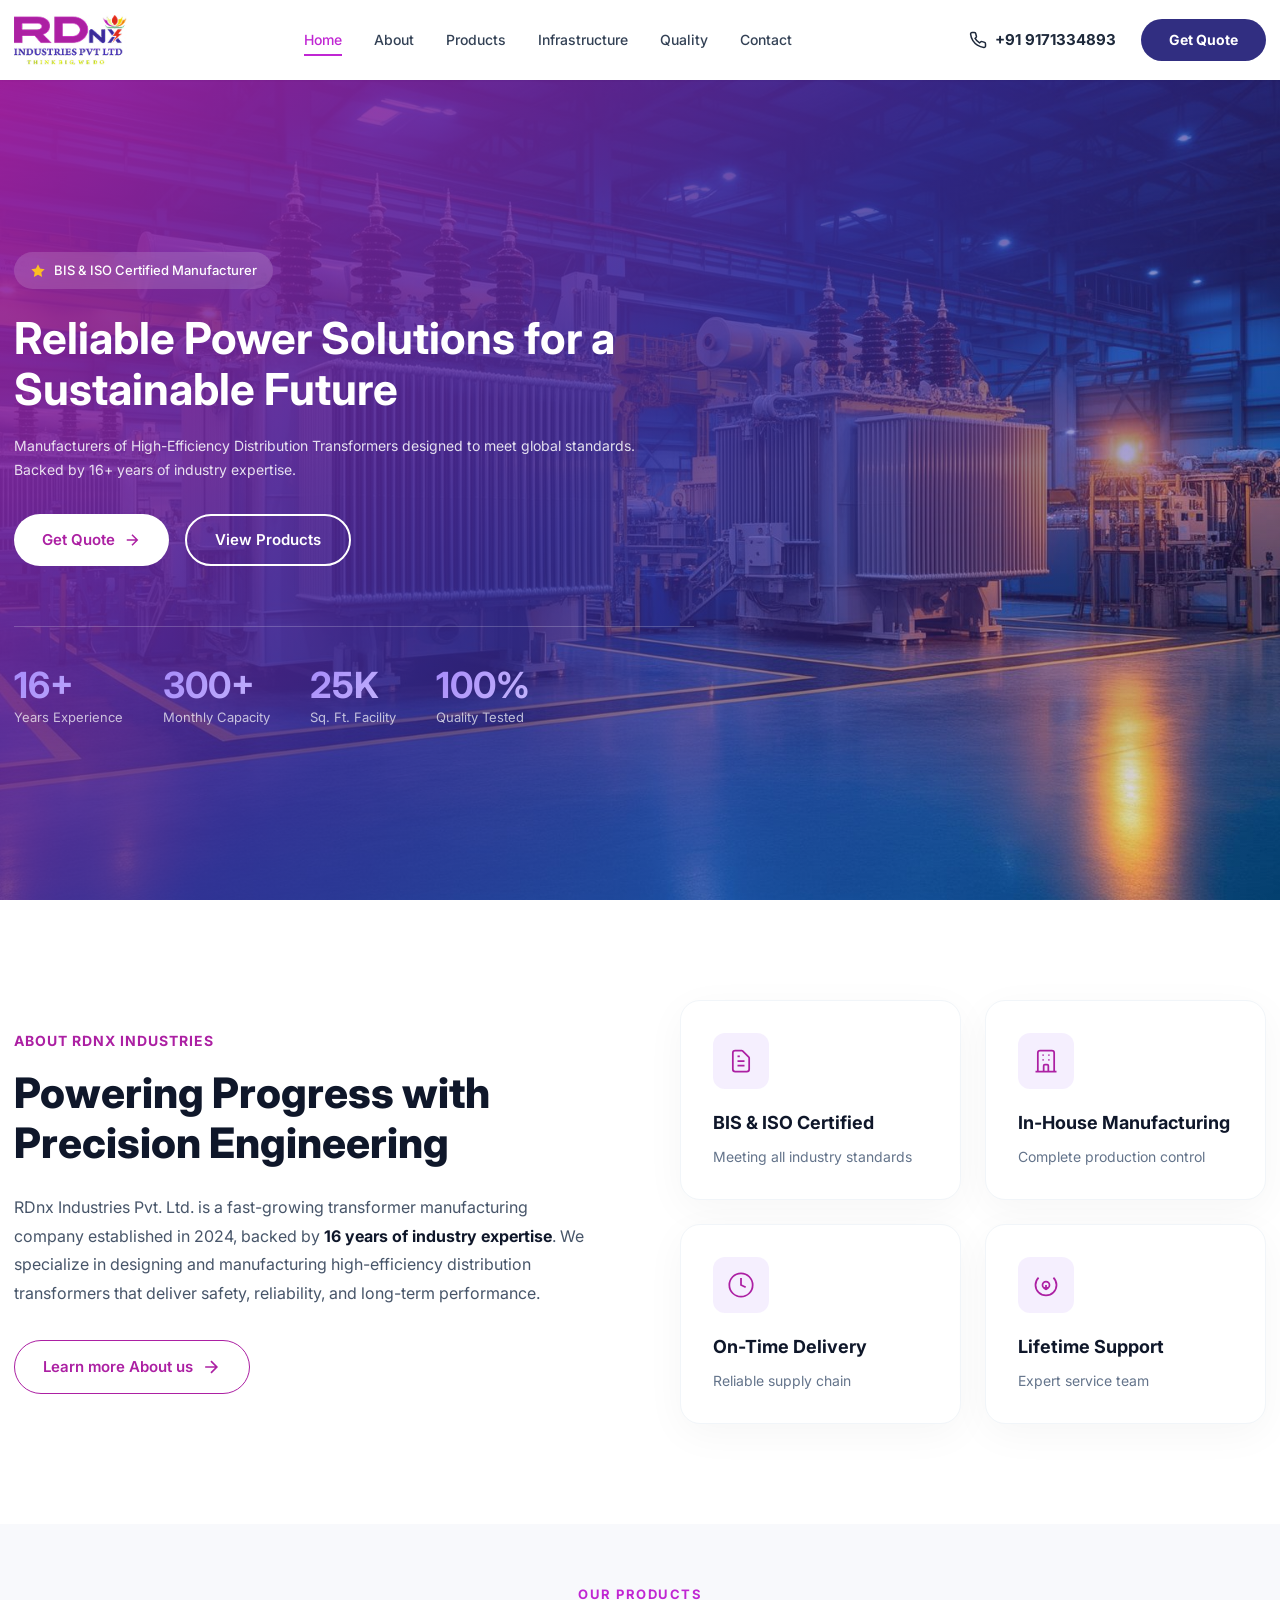
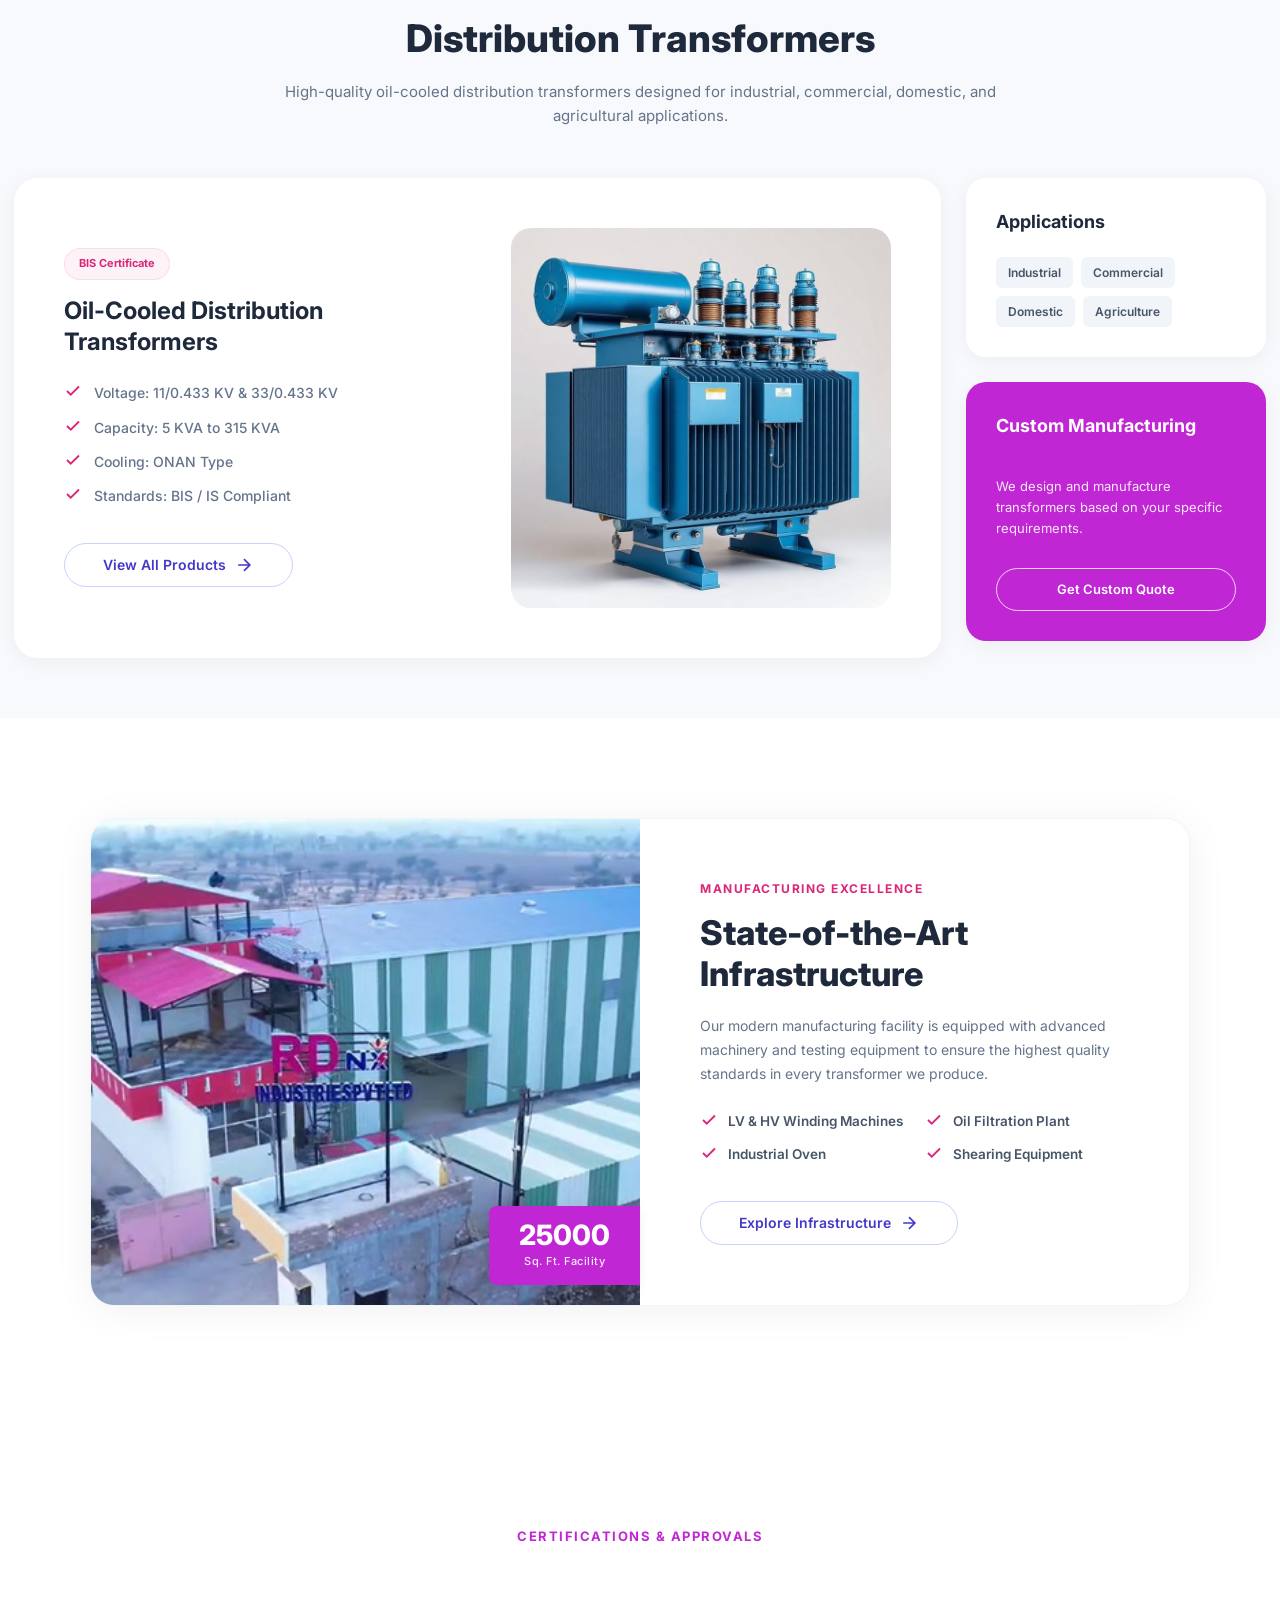
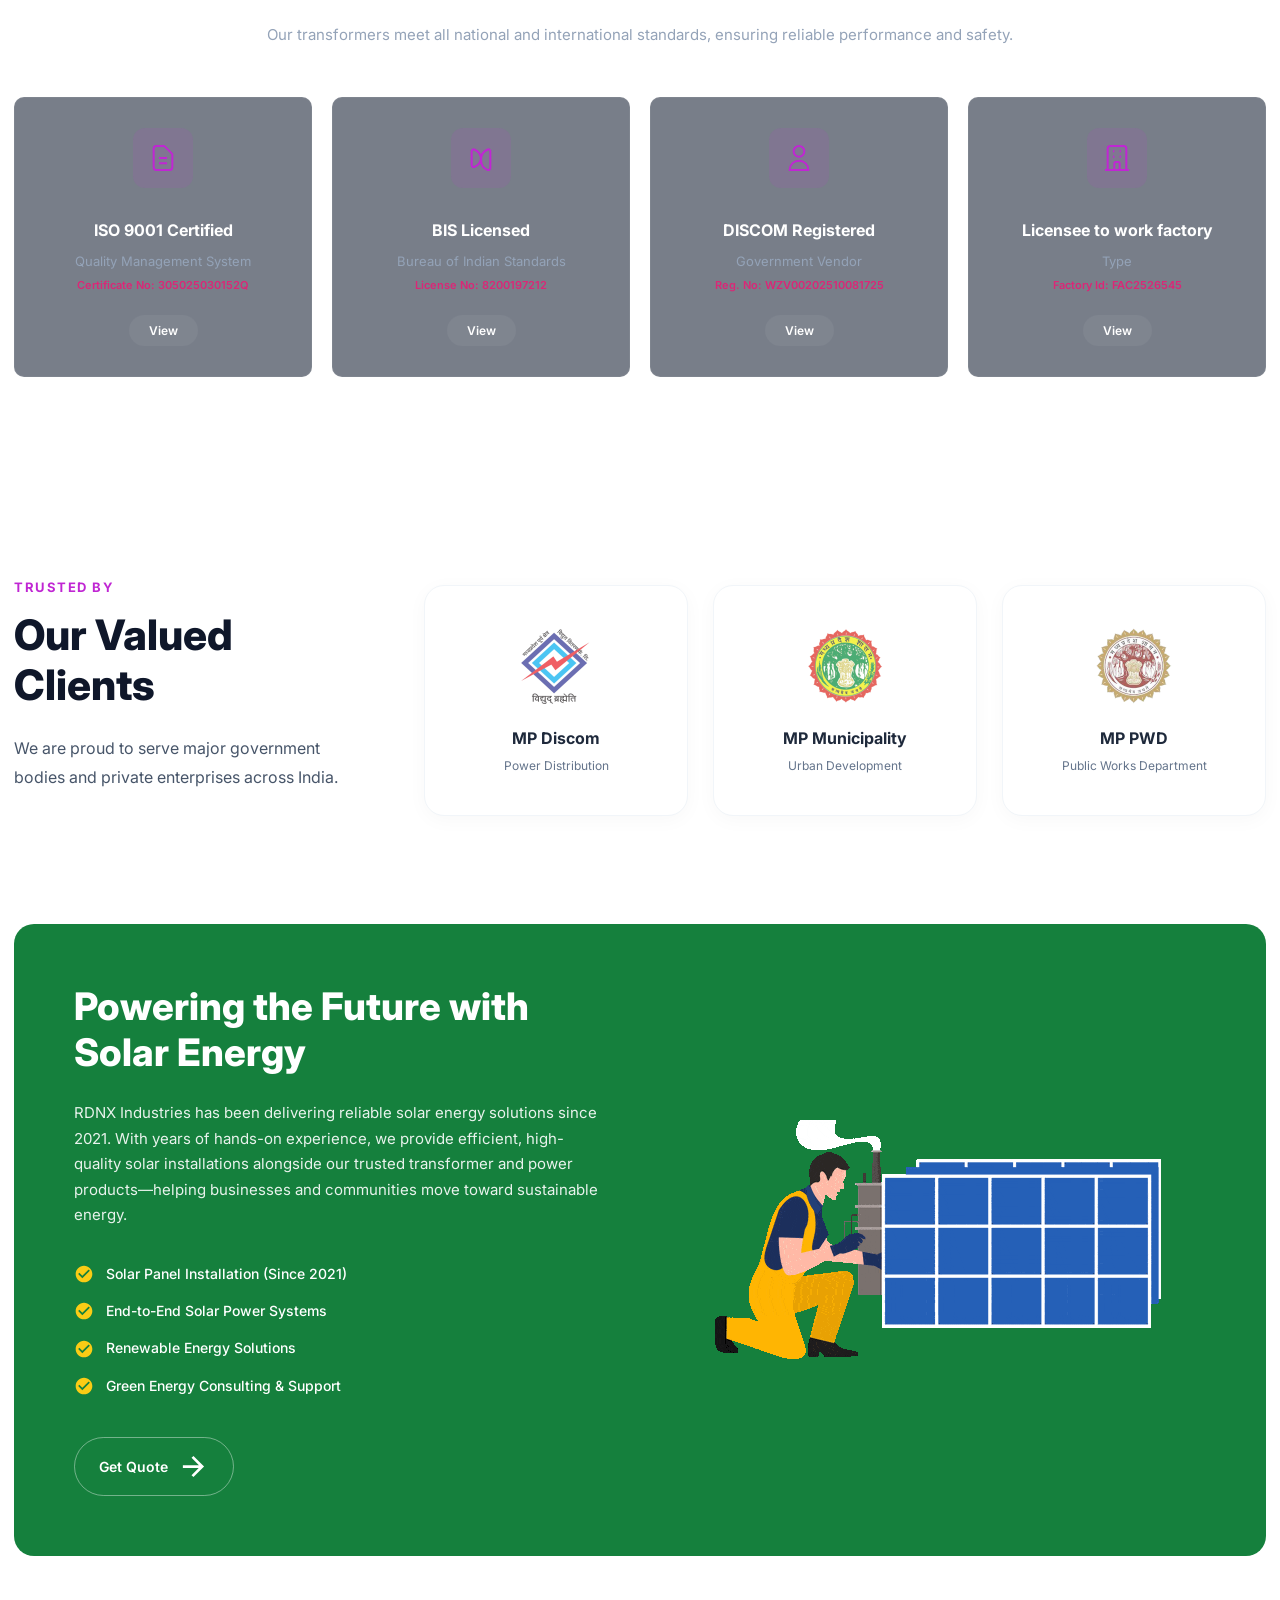
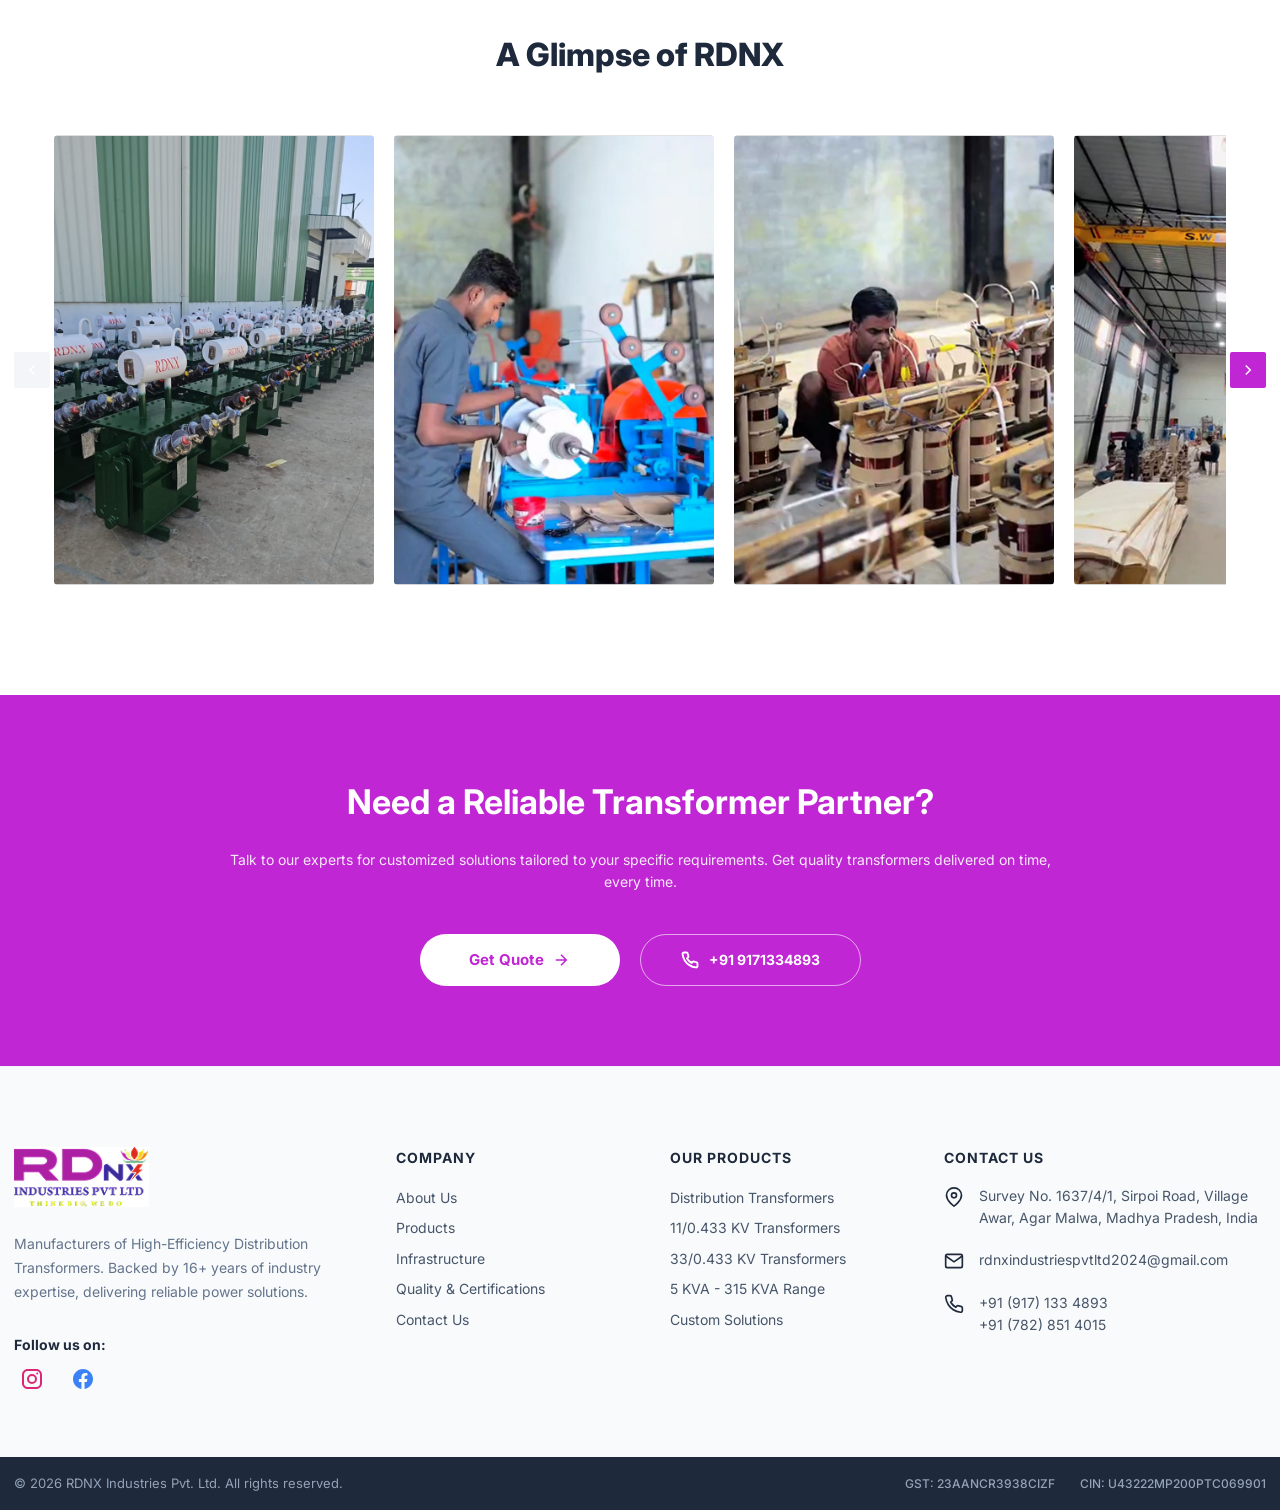
<file: index.html>
<!DOCTYPE html>
<html lang="en">

<head>
    <meta charset="UTF-8">
    <meta name="viewport" content="width=device-width, initial-scale=1.0">

    <!-- Primary Meta Tags -->
    <title>RDNX Industries | High-Efficiency Distribution Transformers Manufacturer</title>
    <meta name="title" content="RDNX Industries | High-Efficiency Distribution Transformers Manufacturer">
    <meta name="description"
        content="RDNX Industries Pvt. Ltd. is a leading manufacturer of high-efficiency distribution transformers in Agar Malwa, MP. Reliable power solutions for a sustainable future.">
    <meta name="keywords"
        content="RDNX Industries, Transformers, Distribution Transformers, Agar Malwa, Madhya Pradesh, Power Solutions, Electrical Transformers, BIS Certified Transformers, ISO 9001 Certified, Transformer Manufacturer India">
    <link rel="canonical" href="https://rdnx.in/">

    <!-- Open Graph / Facebook -->
    <meta property="og:type" content="website">
    <meta property="og:url" content="https://rdnx.in/">
    <meta property="og:title" content="RDNX Industries | High-Efficiency Distribution Transformers Manufacturer">
    <meta property="og:description"
        content="Manufacturers of safe, efficient, and dependable distribution transformers. 16+ years of industry expertise.">
    <meta property="og:image" content="https://rdnx.in/public/image%2014.jpg">

    <!-- Twitter -->
    <meta property="twitter:card" content="summary_large_image">
    <meta property="twitter:url" content="https://rdnx.in/">
    <meta property="twitter:title" content="RDNX Industries | High-Efficiency Distribution Transformers Manufacturer">
    <meta property="twitter:description"
        content="Reliable power solutions for a sustainable future. transformer manufacturing experts.">
    <meta property="twitter:image" content="https://rdnx.in/public/image%2014.jpg">

    <!-- Favicon -->
    <link rel="icon" type="image/png" href="/public/favicon/favicon-96x96.png" sizes="96x96" />
    <link rel="icon" type="image/svg+xml" href="/public/favicon/favicon.svg" />
    <link rel="shortcut icon" href="/public/favicon/favicon.ico" />
    <link rel="apple-touch-icon" sizes="180x180" href="/public/favicon/apple-touch-icon.png" />
    <meta name="apple-mobile-web-app-title" content="RDNX" />
    <link rel="manifest" href="/public/favicon/site.webmanifest" />

    <link rel="stylesheet" href="styles.css">
    <link rel="preconnect" href="https://fonts.googleapis.com">
    <link rel="preconnect" href="https://fonts.gstatic.com" crossorigin>
    <link href="https://fonts.googleapis.com/css2?family=Inter:wght@400;500;600;700;800&display=swap" rel="stylesheet">
</head>

<body>
    <!-- Header / Navigation -->
    <header class="header">
        <div class="container header-container">
            <a href="/" class="logo">
                <img src="/public/image 14.jpg" alt="RDNX Industries Logo" class="logo-img">
            </a>

            <nav class="nav" id="mainNav">
                <ul class="nav-list">
                    <li><a href="/" class="nav-link active">Home</a></li>
                    <li><a href="about" class="nav-link">About</a></li>
                    <li><a href="products" class="nav-link">Products</a></li>
                    <li><a href="infrastructure" class="nav-link">Infrastructure</a></li>
                    <li><a href="quality" class="nav-link">Quality</a></li>
                    <li><a href="contact" class="nav-link">Contact</a></li>
                </ul>
                <div class="mobile-menu-footer">
                    <a href="tel:+919171334893" class="mobile-phone-link">
                        <svg class="phone-icon" viewBox="0 0 24 24" fill="none" stroke="currentColor" stroke-width="2">
                            <path
                                d="M22 16.92v3a2 2 0 0 1-2.18 2 19.79 19.79 0 0 1-8.63-3.07 19.5 19.5 0 0 1-6-6 19.79 19.79 0 0 1-3.07-8.67A2 2 0 0 1 4.11 2h3a2 2 0 0 1 2 1.72 12.84 12.84 0 0 0 .7 2.81 2 2 0 0 1-.45 2.11L8.09 9.91a16 16 0 0 0 6 6l1.27-1.27a2 2 0 0 1 2.11-.45 12.84 12.84 0 0 0 2.81.7A2 2 0 0 1 22 16.92z" />
                        </svg>
                        +91 9171334893
                    </a>
                    <a href="contact" class="mobile-quote-btn">Get Quote</a>
                </div>
            </nav>

            <div class="header-actions">
                <a href="tel:+919171334893" class="phone-link">
                    <svg class="phone-icon" viewBox="0 0 24 24" fill="none" stroke="currentColor" stroke-width="2">
                        <path
                            d="M22 16.92v3a2 2 0 0 1-2.18 2 19.79 19.79 0 0 1-8.63-3.07 19.5 19.5 0 0 1-6-6 19.79 19.79 0 0 1-3.07-8.67A2 2 0 0 1 4.11 2h3a2 2 0 0 1 2 1.72 12.84 12.84 0 0 0 .7 2.81 2 2 0 0 1-.45 2.11L8.09 9.91a16 16 0 0 0 6 6l1.27-1.27a2 2 0 0 1 2.11-.45 12.84 12.84 0 0 0 2.81.7A2 2 0 0 1 22 16.92z" />
                    </svg>
                    +91 9171334893
                </a>
                <a href="contact" class="btn btn-primary">Get Quote</a>
            </div>

            <button class="mobile-menu-toggle" id="mobileMenuToggle" aria-label="Toggle menu">
                <span class="hamburger-line"></span>
                <span class="hamburger-line"></span>
                <span class="hamburger-line"></span>
            </button>
        </div>
    </header>

    <!-- Hero Section -->
    <section class="hero">
        <div class="hero-bg">
            <img src="/public/image 1.jpg" alt="Industrial power transformers" class="hero-bg-image">
            <div class="hero-overlay"></div>
        </div>

        <div class="container hero-container">
            <div class="hero-content">
                <div class="hero-badge">
                    <svg class="badge-icon" viewBox="0 0 24 24" fill="currentColor">
                        <path
                            d="M12 2L15.09 8.26L22 9.27L17 14.14L18.18 21.02L12 17.77L5.82 21.02L7 14.14L2 9.27L8.91 8.26L12 2Z" />
                    </svg>
                    BIS & ISO Certified Manufacturer
                </div>

                <h1 class="hero-title">
                    Reliable Power Solutions for a<br>
                    <span class="hero-title-highlight">Sustainable Future</span>
                </h1>

                <p class="hero-description">
                    Manufacturers of High-Efficiency Distribution Transformers designed to meet global standards.<br>
                    Backed by 16+ years of industry expertise.
                </p>

                <div class="hero-cta">
                    <a href="contact" class="btn btn-cta-primary">
                        Get Quote
                        <svg class="btn-arrow" viewBox="0 0 24 24" fill="none" stroke="currentColor" stroke-width="2">
                            <path d="M5 12h14M12 5l7 7-7 7" />
                        </svg>
                    </a>
                    <a href="products" class="btn btn-cta-secondary">View Products</a>
                </div>

                <div class="hero-stats">
                    <div class="stat-item">
                        <span class="stat-number">16+</span>
                        <span class="stat-label">Years Experience</span>
                    </div>
                    <div class="stat-item">
                        <span class="stat-number">300+</span>
                        <span class="stat-label">Monthly Capacity</span>
                    </div>
                    <div class="stat-item">
                        <span class="stat-number">25K</span>
                        <span class="stat-label">Sq. Ft. Facility</span>
                    </div>
                    <div class="stat-item">
                        <span class="stat-number">100%</span>
                        <span class="stat-label">Quality Tested</span>
                    </div>
                </div>
            </div>
        </div>
    </section>

    <!-- About Section -->
    <section class="about" id="about">
        <div class="container about-container">
            <div class="about-content">
                <span class="about-label">ABOUT RDNX INDUSTRIES</span>
                <h2 class="about-title">Powering Progress with<br>Precision Engineering</h2>
                <p class="about-description">
                    RDnx Industries Pvt. Ltd. is a fast-growing transformer manufacturing
                    company established in 2024, backed by <strong>16 years of industry expertise</strong>.
                    We specialize in designing and manufacturing high-efficiency distribution
                    transformers that deliver safety, reliability, and long-term performance.
                </p>
                <a href="about" class="btn btn-about">
                    Learn more About us
                    <svg class="btn-arrow" viewBox="0 0 24 24" fill="none" stroke="currentColor" stroke-width="2">
                        <path d="M5 12h14M12 5l7 7-7 7" />
                    </svg>
                </a>
            </div>

            <div class="about-features">
                <div class="feature-card">
                    <div class="feature-icon">
                        <svg viewBox="0 0 24 24" fill="none" stroke="currentColor" stroke-width="1.5">
                            <path
                                d="M9 12h6m-6 4h6m2 5H7a2 2 0 01-2-2V5a2 2 0 012-2h5.586a1 1 0 01.707.293l5.414 5.414a1 1 0 01.293.707V19a2 2 0 01-2 2z" />
                            <path d="M9 8h2" />
                        </svg>
                    </div>
                    <div class="feature-content">
                        <h3 class="feature-title">BIS & ISO Certified</h3>
                        <p class="feature-text">Meeting all industry standards</p>
                    </div>
                </div>

                <div class="feature-card">
                    <div class="feature-icon">
                        <svg viewBox="0 0 24 24" fill="none" stroke="currentColor" stroke-width="1.5">
                            <path
                                d="M19 21V5a2 2 0 00-2-2H7a2 2 0 00-2 2v16m14 0h2m-2 0h-5m-9 0H3m2 0h5M9 7h1m-1 4h1m4-4h1m-1 4h1m-5 10v-5a1 1 0 011-1h2a1 1 0 011 1v5m-4 0h4" />
                        </svg>
                    </div>
                    <div class="feature-content">
                        <h3 class="feature-title">In-House Manufacturing</h3>
                        <p class="feature-text">Complete production control</p>
                    </div>
                </div>

                <div class="feature-card">
                    <div class="feature-icon">
                        <svg viewBox="0 0 24 24" fill="none" stroke="currentColor" stroke-width="1.5">
                            <circle cx="12" cy="12" r="10" />
                            <path d="M12 6v6l4 2" />
                        </svg>
                    </div>
                    <div class="feature-content">
                        <h3 class="feature-title">On-Time Delivery</h3>
                        <p class="feature-text">Reliable supply chain</p>
                    </div>
                </div>

                <div class="feature-card">
                    <div class="feature-icon">
                        <svg viewBox="0 0 24 24" fill="none" stroke="currentColor" stroke-width="1.5">
                            <path d="M18.364 5.636a9 9 0 11-12.728 0M12 12v4m0 0l-2-2m2 2l2-2" />
                            <circle cx="12" cy="12" r="3" />
                        </svg>
                    </div>
                    <div class="feature-content">
                        <h3 class="feature-title">Lifetime Support</h3>
                        <p class="feature-text">Expert service team</p>
                    </div>
                </div>
            </div>
        </div>
    </section>

    <!-- Products Section -->
    <section class="products" id="products">
        <div class="container">
            <div class="section-header text-center">
                <span class="section-subtitle">OUR PRODUCTS</span>
                <h2 class="section-title">Distribution Transformers</h2>
                <p class="section-description">High-quality oil-cooled distribution transformers designed for
                    industrial, commercial, domestic, and agricultural applications.</p>
            </div>

            <div class="products-grid">
                <div class="product-main-card">
                    <div class="product-info">
                        <span class="badge badge-purple">BIS Certificate</span>
                        <h3 class="product-title">Oil-Cooled Distribution Transformers</h3>
                        <ul class="product-specs">
                            <li>
                                <svg class="check-icon" viewBox="0 0 24 24" fill="none" stroke="currentColor"
                                    stroke-width="2.5">
                                    <polyline points="20 6 9 17 4 12"></polyline>
                                </svg>
                                Voltage: 11/0.433 KV & 33/0.433 KV
                            </li>
                            <li>
                                <svg class="check-icon" viewBox="0 0 24 24" fill="none" stroke="currentColor"
                                    stroke-width="2.5">
                                    <polyline points="20 6 9 17 4 12"></polyline>
                                </svg>
                                Capacity: 5 KVA to 315 KVA
                            </li>
                            <li>
                                <svg class="check-icon" viewBox="0 0 24 24" fill="none" stroke="currentColor"
                                    stroke-width="2.5">
                                    <polyline points="20 6 9 17 4 12"></polyline>
                                </svg>
                                Cooling: ONAN Type
                            </li>
                            <li>
                                <svg class="check-icon" viewBox="0 0 24 24" fill="none" stroke="currentColor"
                                    stroke-width="2.5">
                                    <polyline points="20 6 9 17 4 12"></polyline>
                                </svg>
                                Standards: BIS / IS Compliant
                            </li>
                        </ul>
                        <a href="products" class="btn btn-outline-primary">
                            View All Products
                            <svg class="btn-arrow" viewBox="0 0 24 24" fill="none" stroke="currentColor"
                                stroke-width="2">
                                <path d="M5 12h14M12 5l7 7-7 7" />
                            </svg>
                        </a>
                    </div>
                    <div class="product-image">
                        <img src="/public/image 4.jpg" alt="Oil-Cooled Distribution Transformer">
                    </div>
                </div>

                <div class="products-sidebar">
                    <div class="sidebar-card applications-card">
                        <h4 class="sidebar-title">Applications</h4>
                        <div class="tags-cloud">
                            <span class="tag">Industrial</span>
                            <span class="tag">Commercial</span>
                            <span class="tag">Domestic</span>
                            <span class="tag">Agriculture</span>
                        </div>
                    </div>

                    <div class="sidebar-card custom-card">
                        <h4 class="sidebar-title white">Custom Manufacturing</h4>
                        <p class="sidebar-text">We design and manufacture transformers based on your specific
                            requirements.</p>
                        <a href="contact" class="btn btn-secondary-white">Get Custom Quote</a>
                    </div>
                </div>
            </div>
        </div>
    </section>

    <!-- Infrastructure Section -->
    <section class="infrastructure" id="infrastructure">
        <div class="container">
            <div class="infra-card">
                <div class="infra-image-box">
                    <img src="/public/image 18 copy.jpg" alt="RDNX Industries Facility" class="infra-img">
                    <div class="infra-badge">
                        <span class="infra-number">25000</span>
                        <span class="infra-unit">Sq. Ft. Facility</span>
                    </div>
                </div>

                <div class="infra-content">
                    <span class="section-subtitle">MANUFACTURING EXCELLENCE</span>
                    <h2 class="section-title">State-of-the-Art Infrastructure</h2>
                    <p class="section-description">Our modern manufacturing facility is equipped with advanced machinery
                        and testing equipment to ensure the highest quality standards in every transformer we produce.
                    </p>

                    <div class="infra-features">
                        <div class="infra-feature-item">
                            <svg class="check-icon" viewBox="0 0 24 24" fill="none" stroke="currentColor"
                                stroke-width="2.5">
                                <polyline points="20 6 9 17 4 12"></polyline>
                            </svg>
                            LV & HV Winding Machines
                        </div>
                        <div class="infra-feature-item">
                            <svg class="check-icon" viewBox="0 0 24 24" fill="none" stroke="currentColor"
                                stroke-width="2.5">
                                <polyline points="20 6 9 17 4 12"></polyline>
                            </svg>
                            Oil Filtration Plant
                        </div>
                        <div class="infra-feature-item">
                            <svg class="check-icon" viewBox="0 0 24 24" fill="none" stroke="currentColor"
                                stroke-width="2.5">
                                <polyline points="20 6 9 17 4 12"></polyline>
                            </svg>
                            Industrial Oven
                        </div>
                        <div class="infra-feature-item">
                            <svg class="check-icon" viewBox="0 0 24 24" fill="none" stroke="currentColor"
                                stroke-width="2.5">
                                <polyline points="20 6 9 17 4 12"></polyline>
                            </svg>
                            Shearing Equipment
                        </div>
                    </div>

                    <a href="infrastructure" class="btn btn-outline-primary">
                        Explore Infrastructure
                        <svg class="btn-arrow" viewBox="0 0 24 24" fill="none" stroke="currentColor" stroke-width="2">
                            <path d="M5 12h14M12 5l7 7-7 7" />
                        </svg>
                    </a>
                </div>
            </div>
        </div>
    </section>

    <!-- Certifications Section -->
    <section class="certifications" id="quality">
        <div class="container">
            <div class="section-header text-center contrast">
                <span class="section-subtitle magenta">CERTIFICATIONS & APPROVALS</span>
                <h2 class="section-title white">Quality You Can Trust</h2>
                <p class="section-description gray">Our transformers meet all national and international standards,
                    ensuring reliable performance and safety.</p>
            </div>

            <div class="certs-grid">
                <div class="cert-card">
                    <div class="cert-icon-box">
                        <svg viewBox="0 0 24 24" fill="none" stroke="currentColor" stroke-width="1.5">
                            <path
                                d="M9 12h6m-6 4h6m2 5H7a2 2 0 01-2-2V5a2 2 0 012-2h5.586a1 1 0 01.707.293l5.414 5.414a1 1 0 01.293.707V19a2 2 0 01-2 2z" />
                        </svg>
                    </div>
                    <h3 class="cert-title">ISO 9001 Certified</h3>
                    <p class="cert-subtitle">Quality Management System</p>
                    <p class="cert-info">Certificate No: 305025030152Q</p>
                    <a href="/public/ISO Certification.pdf" target="_blank" class="btn-view-mini">View</a>
                </div>

                <div class="cert-card">
                    <div class="cert-icon-box">
                        <svg viewBox="0 0 24 24" fill="none" stroke="currentColor" stroke-width="1.5">
                            <path
                                d="M12 11c0 3.517-2.109 6.541-5.074 7.71a1.497 1.497 0 01-1.926-1.423V7.01a1.5 1.5 0 011.926-1.422C9.89 6.759 12 9.783 12 13.3zM12 13.3c0 3.517 2.109 6.541 5.074 7.71a1.497 1.497 0 001.926-1.423V7.01a1.5 1.5 0 00-1.926-1.422C14.11 6.759 12 9.783 12 13.3z" />
                        </svg>
                    </div>
                    <h3 class="cert-title">BIS Licensed</h3>
                    <p class="cert-subtitle">Bureau of Indian Standards</p>
                    <p class="cert-info">License No: 8200197212</p>
                    <a href="/public/BIS Certification RDNX- 1180 Pt1_0001.pdf" target="_blank"
                        class="btn-view-mini">View</a>
                </div>

                <div class="cert-card">
                    <div class="cert-icon-box">
                        <svg viewBox="0 0 24 24" fill="none" stroke="currentColor" stroke-width="1.5">
                            <path d="M16 7a4 4 0 11-8 0 4 4 0 018 0zM12 14a7 7 0 00-7 7h14a7 7 0 00-7-7z" />
                        </svg>
                    </div>
                    <h3 class="cert-title">DISCOM Registered</h3>
                    <p class="cert-subtitle">Government Vendor</p>
                    <p class="cert-info">Reg. No: WZV00202510081725</p>
                    <a href="/public/MPPKVVCL Discom vendor_registration_RDNX_INDUSTRIES.pdf" target="_blank"
                        class="btn-view-mini">View</a>
                </div>

                <div class="cert-card">
                    <div class="cert-icon-box">
                        <svg viewBox="0 0 24 24" fill="none" stroke="currentColor" stroke-width="1.5">
                            <path
                                d="M19 21V5a2 2 0 00-2-2H7a2 2 0 00-2 2v16m14 0h2m-2 0h-5m-9 0H3m2 0h5M9 7h1m-1 4h1m4-4h1m-1 4h1m-5 10v-5a1 1 0 011-1h2a1 1 0 011 1v5m-4 0h4" />
                        </svg>
                    </div>
                    <h3 class="cert-title">Licensee to work factory</h3>
                    <p class="cert-subtitle">Type</p>
                    <p class="cert-info">Factory Id: FAC2526545</p>
                    <a href="/public/Factory Licence 2025_RDNX Industries.pdf" target="_blank"
                        class="btn-view-mini">View</a>
                </div>
            </div>
        </div>
    </section>

    <!-- Clients Section -->
    <section class="clients" id="clients">
        <div class="container">
            <div class="clients-layout">
                <div class="clients-info">
                    <span class="section-subtitle magenta">TRUSTED BY</span>
                    <h2 class="about-title">Our Valued Clients</h2>
                    <p class="about-description">We are proud to serve major government bodies and private enterprises
                        across India.</p>
                </div>

                <div class="clients-grid">
                    <div class="client-card">
                        <img src="/public/MP-Discom-1.jpg" alt="MP Discom Logo" class="client-logo">
                        <h4 class="client-name">MP Discom</h4>
                        <p class="client-desc">Power Distribution</p>
                    </div>
                    <div class="client-card">
                        <img src="/public/mp-urban-development-1.jpg" alt="MP Municipality Logo" class="client-logo">
                        <h4 class="client-name">MP Municipality</h4>
                        <p class="client-desc">Urban Development</p>
                    </div>
                    <div class="client-card">
                        <img src="/public/mp-pwd-1.jpg" alt="PWD Logo" class="client-logo">
                        <h4 class="client-name">MP PWD</h4>
                        <p class="client-desc">Public Works Department</p>
                    </div>
                </div>
            </div>
        </div>
    </section>

    <!-- Solar Energy Section -->
    <section class="solar-energy" id="solar">
        <div class="container">
            <div class="solar-card">
                <div class="solar-content">
                    <h2 class="solar-title">Powering the Future with Solar Energy</h2>
                    <p class="solar-description">RDNX Industries has been delivering reliable solar energy solutions
                        since 2021. With years of hands-on experience, we provide efficient, high-quality solar
                        installations alongside our trusted transformer and power products—helping businesses and
                        communities move toward sustainable energy.</p>

                    <ul class="solar-features">
                        <li>
                            <svg class="solar-check" viewBox="0 0 24 24" fill="currentColor">
                                <path
                                    d="M12 2C6.48 2 2 6.48 2 12s4.48 10 10 10 10-4.48 10-10S17.52 2 12 2zm-2 15l-5-5 1.41-1.41L10 14.17l7.59-7.59L19 8l-9 9z" />
                            </svg>
                            Solar Panel Installation (Since 2021)
                        </li>
                        <li>
                            <svg class="solar-check" viewBox="0 0 24 24" fill="currentColor">
                                <path
                                    d="M12 2C6.48 2 2 6.48 2 12s4.48 10 10 10 10-4.48 10-10S17.52 2 12 2zm-2 15l-5-5 1.41-1.41L10 14.17l7.59-7.59L19 8l-9 9z" />
                            </svg>
                            End-to-End Solar Power Systems
                        </li>
                        <li>
                            <svg class="solar-check" viewBox="0 0 24 24" fill="currentColor">
                                <path
                                    d="M12 2C6.48 2 2 6.48 2 12s4.48 10 10 10 10-4.48 10-10S17.52 2 12 2zm-2 15l-5-5 1.41-1.41L10 14.17l7.59-7.59L19 8l-9 9z" />
                            </svg>
                            Renewable Energy Solutions
                        </li>
                        <li>
                            <svg class="solar-check" viewBox="0 0 24 24" fill="currentColor">
                                <path
                                    d="M12 2C6.48 2 2 6.48 2 12s4.48 10 10 10 10-4.48 10-10S17.52 2 12 2zm-2 15l-5-5 1.41-1.41L10 14.17l7.59-7.59L19 8l-9 9z" />
                            </svg>
                            Green Energy Consulting & Support
                        </li>
                    </ul>

                    <a href="contact" class="btn btn-solar">
                        Get Quote
                        <svg class="btn-arrow" viewBox="0 0 24 24" fill="none" stroke="currentColor" stroke-width="2">
                            <path d="M5 12h14M12 5l7 7-7 7" />
                        </svg>
                    </a>
                </div>

                <div class="solar-illustration">
                    <img src="/public/Boy arranging solar panel sheets (1) (1).gif" alt="Solar Installation Animation"
                        class="solar-gif">
                </div>
            </div>
        </div>
    </section>

    <!-- Gallery Section -->
    <section class="gallery" id="infrastructure">
        <div class="container">
            <div class="section-header text-center">
                <h2 class="section-title">A Glimpse of RDNX</h2>
            </div>

            <div class="gallery-wrapper">
                <button class="gallery-ctrl prev" aria-label="Previous">
                    <svg viewBox="0 0 24 24" fill="none" stroke="currentColor" stroke-width="2">
                        <path d="M15 18l-6-6 6-6" />
                    </svg>
                </button>

                <div class="gallery-track">
                    <div class="gallery-item">
                        <img src="/public/img 01.jpg" alt="Transformer Workshop">
                    </div>
                    <div class="gallery-item">
                        <img src="/public/img 02.jpg" alt="Winding Process">
                    </div>
                    <div class="gallery-item">
                        <img src="/public/img 03.jpg" alt="Assembly Area">
                    </div>
                    <div class="gallery-item">
                        <img src="/public/img 04.jpg" alt="Testing Facility">
                    </div>
                    <div class="gallery-item">
                        <img src="/public/img 5.jpg" alt="Testing Facility">
                    </div>
                    <div class="gallery-item">
                        <img src="/public/img 6.jpg" alt="Testing Facility">
                    </div>
                    <div class="gallery-item">
                        <img src="/public/img 7.jpg" alt="Testing Facility">
                    </div>
                </div>

                <button class="gallery-ctrl next" aria-label="Next">
                    <svg viewBox="0 0 24 24" fill="none" stroke="currentColor" stroke-width="2">
                        <path d="M9 18l6-6-6-6" />
                    </svg>
                </button>
            </div>
        </div>
    </section>

    <!-- Footer CTA Section -->
    <section class="footer-cta">
        <div class="container text-center">
            <h2 class="cta-title">Need a Reliable Transformer Partner?</h2>
            <p class="cta-description">Talk to our experts for customized solutions tailored to your specific
                requirements. Get quality transformers delivered on time, every time.</p>

            <div class="cta-actions">
                <a href="contact" class="btn btn-cta-primary">
                    Get Quote
                    <svg class="btn-arrow" viewBox="0 0 24 24" fill="none" stroke="currentColor" stroke-width="2">
                        <path d="M5 12h14M12 5l7 7-7 7" />
                    </svg>
                </a>
                <a href="tel:+919171334893" class="btn btn-cta-phone">
                    <svg class="phone-icon-mini" viewBox="0 0 24 24" fill="none" stroke="currentColor"
                        stroke-width="2.5">
                        <path
                            d="M22 16.92v3a2 2 0 0 1-2.18 2 19.79 19.79 0 0 1-8.63-3.07 19.5 19.5 0 0 1-6-6 19.79 19.79 0 0 1-3.07-8.67A2 2 0 0 1 4.11 2h3a2 2 0 0 1 2 1.72 12.84 12.84 0 0 0 .7 2.81 2 2 0 0 1-.45 2.11L8.09 9.91a16 16 0 0 0 6 6l1.27-1.27a2 2 0 0 1 2.11-.45 12.84 12.84 0 0 0 2.81.7A2 2 0 0 1 22 16.92z" />
                    </svg>
                    +91 9171334893
                </a>
            </div>
        </div>
    </section>

    <!-- Footer -->
    <footer class="footer">
        <div class="container footer-container">
            <div class="footer-col brand-col">
                <a href="/" class="logo footer-logo">
                    <img src="/public/image 14.jpg" alt="RDNX Industries Logo" class="logo-img">
                </a>
                <p class="footer-description">
                    Manufacturers of High-Efficiency Distribution Transformers. Backed by 16+
                    years of industry expertise, delivering reliable power solutions.
                </p>
                <div class="footer-social">
                    <span class="social-label">Follow us on:</span>
                    <div class="social-links">
                        <a href="https://www.instagram.com/rdnxindustriespvtltdagarmalwa/" class="social-link"
                            target="_blank" aria-label="Instagram">
                            <svg viewBox="0 0 24 24" fill="currentColor">
                                <path
                                    d="M7.8,2H16.2C19.4,2 22,4.6 22,7.8V16.2C22,19.4 19.4,22 16.2,22H7.8C4.6,22 2,19.4 2,16.2V7.8C2,4.6 4.6,2 7.8,2M7.6,4C5.6,4 4,5.6 4,7.6V16.4C4,18.4 5.6,20 7.6,20H16.4C18.4,20 20,18.4 20,16.4V7.6C20,5.6 18.4,4 16.4,4H7.6M17.2,5.5A1,1 0 0,1 18.2,6.5A1,1 0 0,1 17.2,7.5A1,1 0 0,1 16.2,6.5A1,1 0 0,1 17.2,5.5M12,7A5,5 0 0,1 17,12A5,5 0 0,1 12,17A5,5 0 0,1 7,12A5,5 0 0,1 12,7M12,9A3,3 0 0,0 9,12A3,3 0 0,0 12,15A3,3 0 0,0 15,12A3,3 0 0,0 12,9Z" />
                            </svg>
                        </a>
                        <a href="https://www.facebook.com/people/Rdnx-Agar-Malwa/61565775354511/" class="social-link"
                            target="_blank" aria-label="Facebook">
                            <svg viewBox="0 0 24 24" fill="currentColor">
                                <path
                                    d="M12 2.04C6.5 2.04 2 6.53 2 12.06C2 17.06 5.66 21.21 10.44 21.96V14.96H7.9V12.06H10.44V9.85C10.44 7.34 11.93 5.96 14.22 5.96C15.31 5.96 16.45 6.15 16.45 6.15V8.62H15.19C13.95 8.62 13.56 9.39 13.56 10.18V12.06H16.34L15.89 14.96H13.56V21.96C18.34 21.21 22 17.06 22 12.06C22 6.53 17.5 2.04 12 2.04Z" />
                            </svg>
                        </a>
                    </div>
                </div>
            </div>

            <div class="footer-col links-col">
                <h4 class="footer-title">COMPANY</h4>
                <ul class="footer-links">
                    <li><a href="about">About Us</a></li>
                    <li><a href="products">Products</a></li>
                    <li><a href="infrastructure">Infrastructure</a></li>
                    <li><a href="quality">Quality & Certifications</a></li>
                    <li><a href="contact">Contact Us</a></li>
                </ul>
            </div>

            <div class="footer-col links-col">
                <h4 class="footer-title">OUR PRODUCTS</h4>
                <ul class="footer-links">
                    <li><a href="products">Distribution Transformers</a></li>
                    <li><a href="products">11/0.433 KV Transformers</a></li>
                    <li><a href="products">33/0.433 KV Transformers</a></li>
                    <li><a href="products">5 KVA - 315 KVA Range</a></li>
                    <li><a href="products">Custom Solutions</a></li>
                </ul>
            </div>

            <div class="footer-col contact-col" id="contact">
                <h4 class="footer-title">CONTACT US</h4>
                <div class="footer-contact-items">
                    <div class="contact-item">
                        <svg class="contact-icon" viewBox="0 0 24 24" fill="none" stroke="currentColor"
                            stroke-width="2">
                            <path d="M21 10c0 7-9 13-9 13s-9-6-9-13a9 9 0 0118 0z" />
                            <circle cx="12" cy="10" r="3" />
                        </svg>
                        <p>Survey No. 1637/4/1, Sirpoi Road, Village Awar, Agar Malwa, Madhya Pradesh, India</p>
                    </div>
                    <div class="contact-item">
                        <svg class="contact-icon" viewBox="0 0 24 24" fill="none" stroke="currentColor"
                            stroke-width="2">
                            <path d="M4 4h16c1.1 0 2 .9 2 2v12c0 1.1-.9 2-2 2H4c-1.1 0-2-.9-2-2V6c0-1.1.9-2 2-2z" />
                            <polyline points="22,6 12,13 2,6" />
                        </svg>
                        <p>rdnxindustriespvtltd2024@gmail.com</p>
                    </div>
                    <div class="contact-item">
                        <svg class="contact-icon" viewBox="0 0 24 24" fill="none" stroke="currentColor"
                            stroke-width="2">
                            <path
                                d="M22 16.92v3a2 2 0 0 1-2.18 2 19.79 19.79 0 0 1-8.63-3.07 19.5 19.5 0 0 1-6-6 19.79 19.79 0 0 1-3.07-8.67A2 2 0 0 1 4.11 2h3a2 2 0 0 1 2 1.72 12.84 12.84 0 0 0 .7 2.81 2 2 0 0 1-.45 2.11L8.09 9.91a16 16 0 0 0 6 6l1.27-1.27a2 2 0 0 1 2.11-.45 12.84 12.84 0 0 0 2.81.7A2 2 0 0 1 22 16.92z" />
                        </svg>
                        <div class="phone-numbers">
                            <p>+91 (917) 133 4893</p>
                            <p>+91 (782) 851 4015</p>
                        </div>
                    </div>
                </div>
            </div>
        </div>

        <div class="sub-footer">
            <div class="container sub-footer-container">
                <p class="copyright">&copy; 2026 RDNX Industries Pvt. Ltd. All rights reserved.</p>
                <div class="registration-info">
                    <span>GST: 23AANCR3938CIZF</span>
                    <span>CIN: U43222MP200PTC069901</span>
                </div>
            </div>
        </div>
    </footer>

    <script src="script.js"></script>
</body>

</html>
</file>
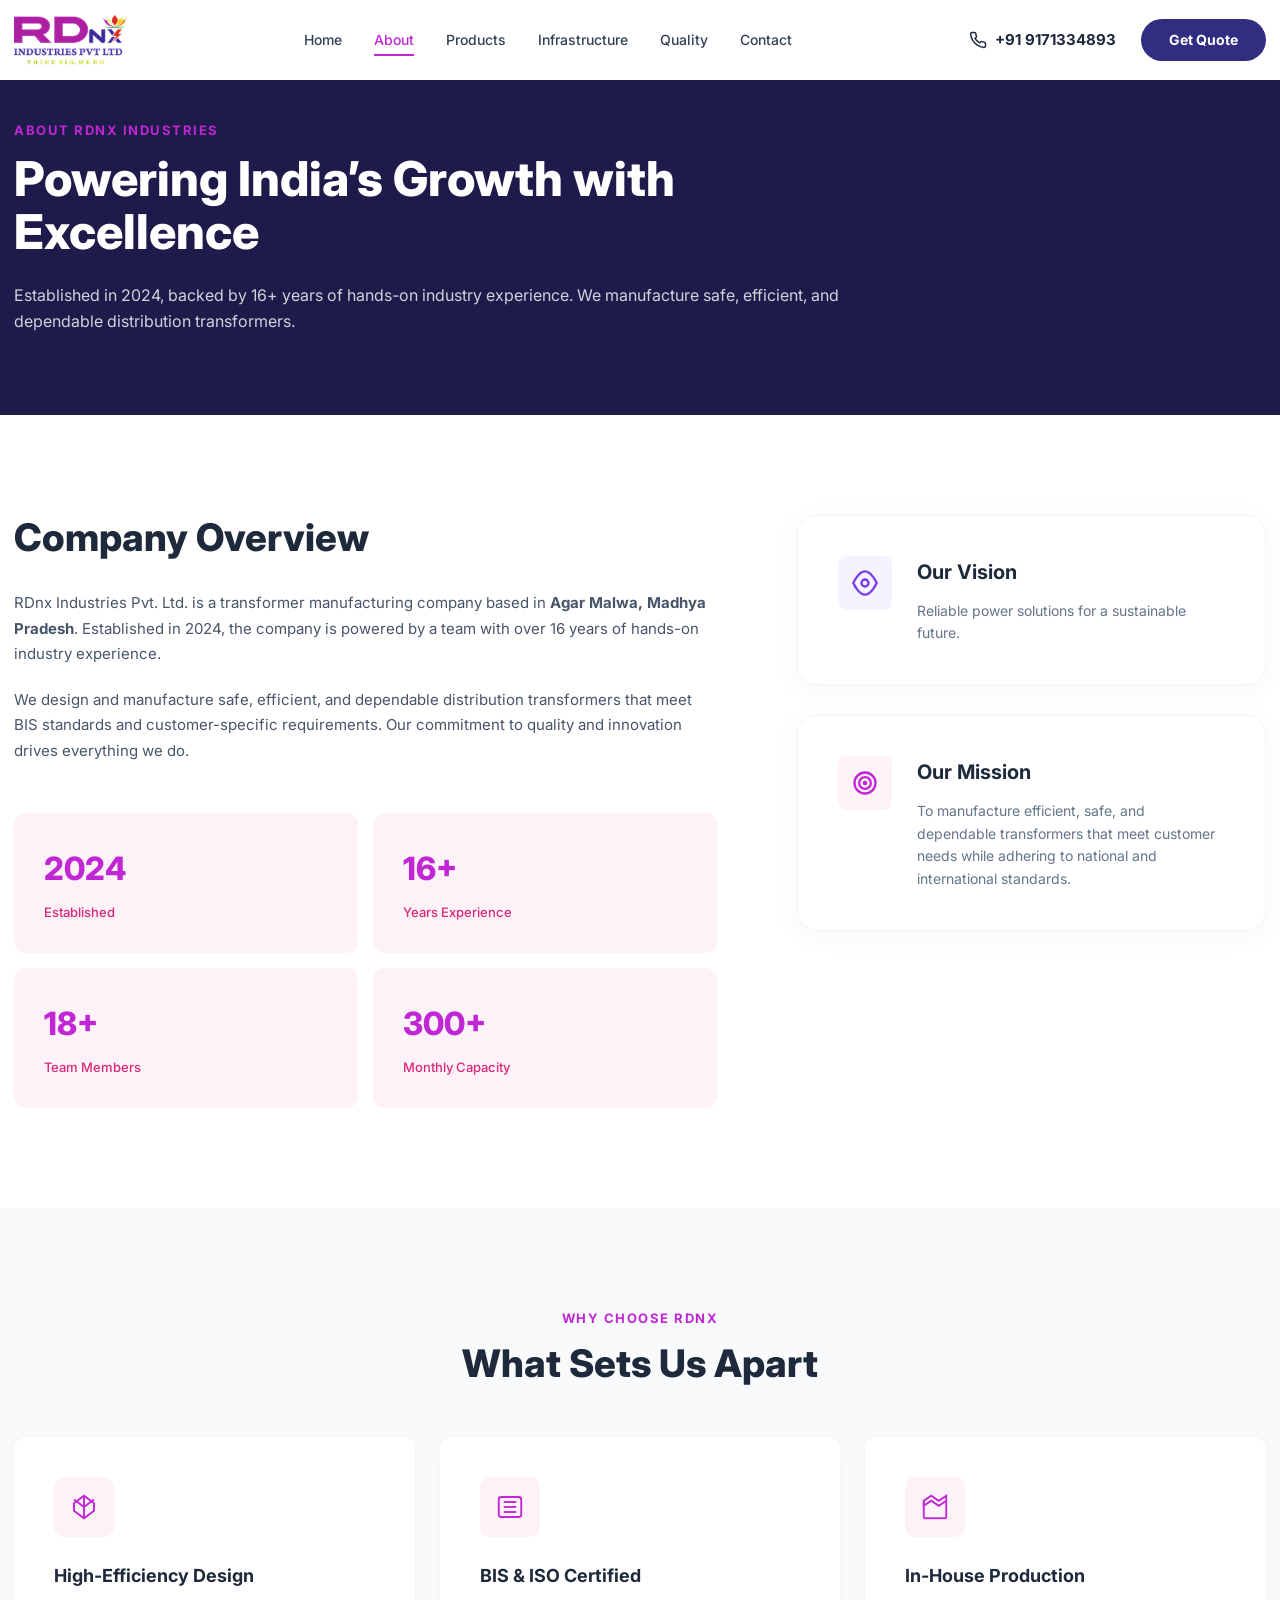
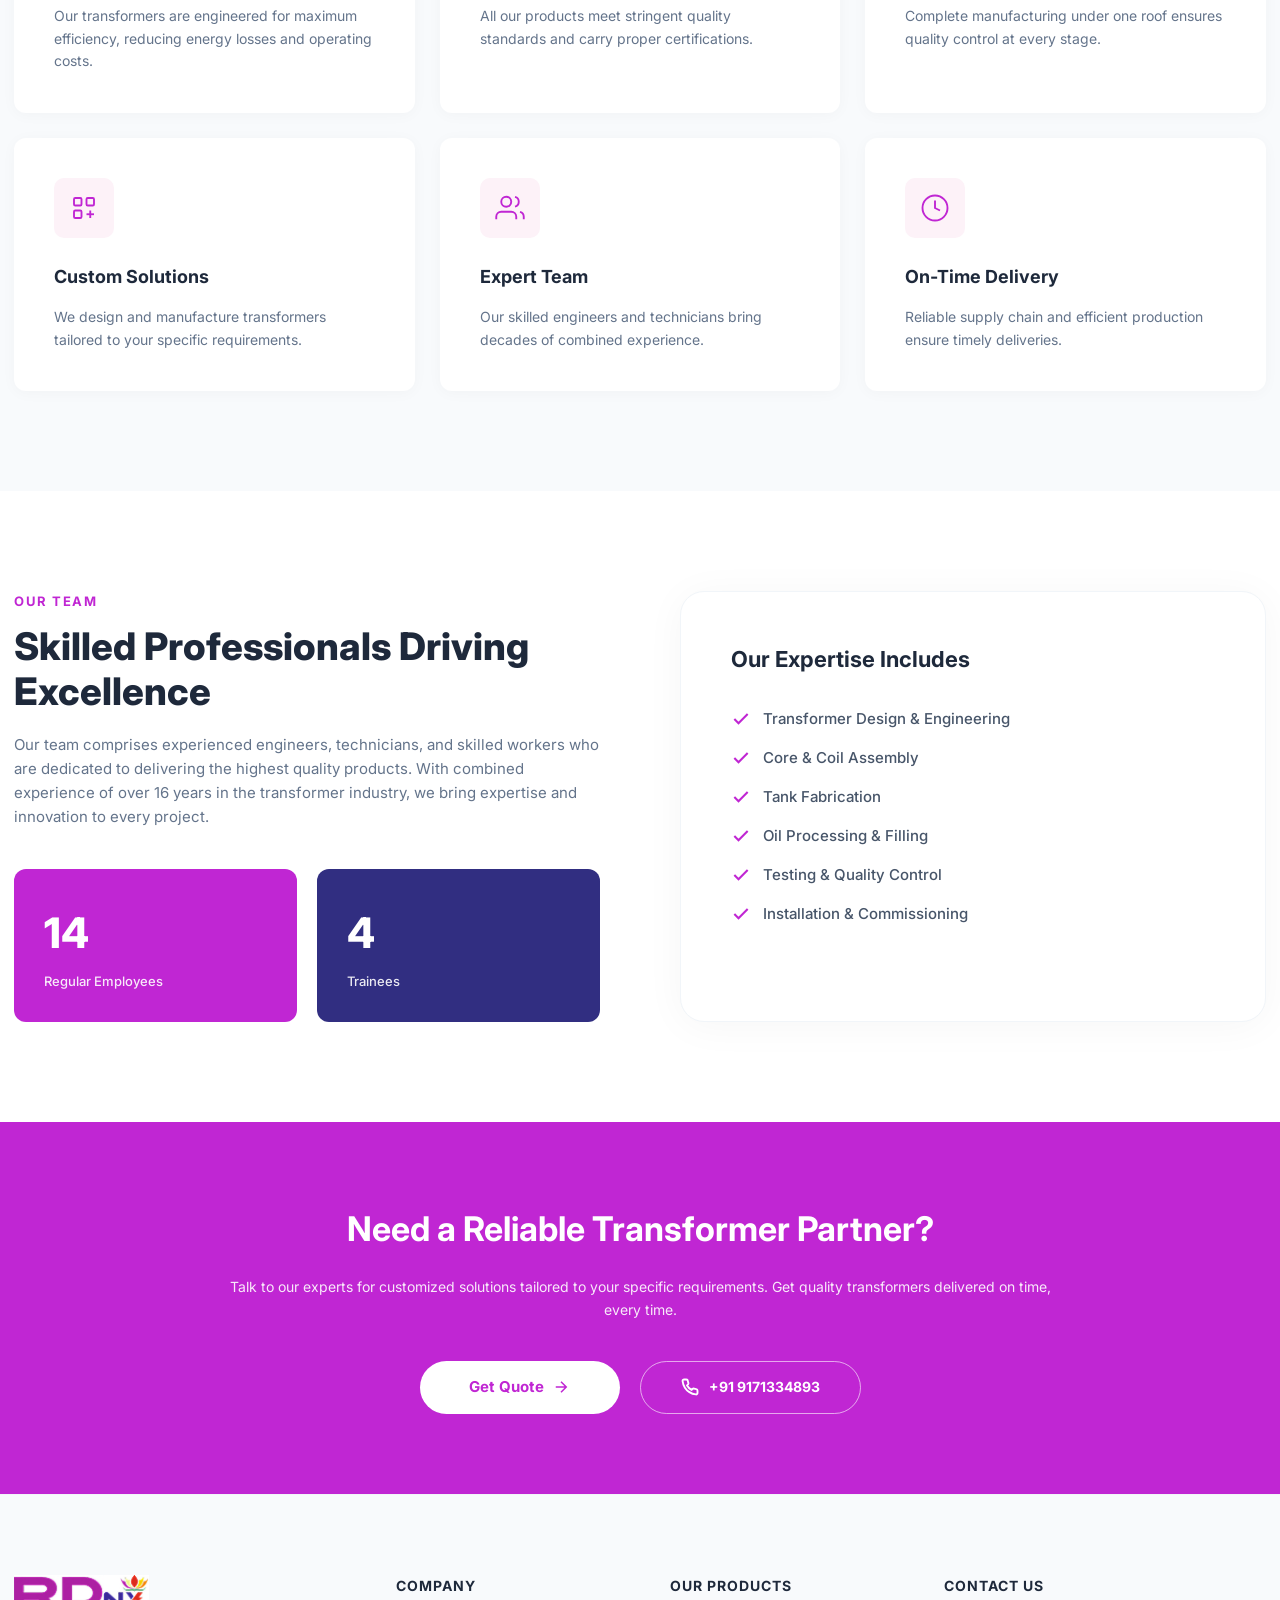
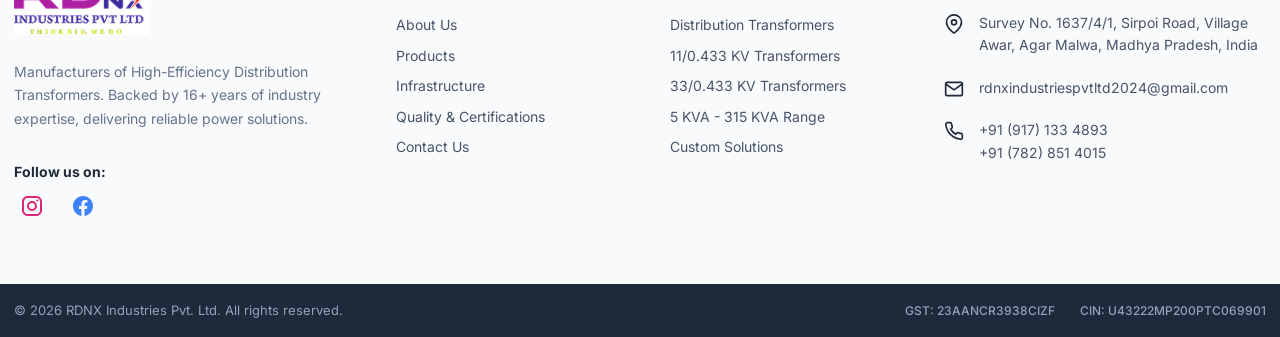
<file: about.html>
<head>
    <meta charset="UTF-8">
    <meta name="viewport" content="width=device-width, initial-scale=1.0">

    <!-- Primary Meta Tags -->
    <title>About Us | RDNX Industries - 16+ Years of Transformer Expertise</title>
    <meta name="title" content="About Us | RDNX Industries - 16+ Years of Transformer Expertise">
    <meta name="description"
        content="Learn about RDNX Industries, our mission, vision, and 16+ years of industry experience in manufacturing safe and efficient distribution transformers based in Agar Malwa.">
    <meta name="keywords"
        content="About RDNX Industries, Transformer Experts MP, Distribution Transformer History, Transformer Manufacturing Experience">
    <link rel="canonical" href="https://rdnx.in/about">

    <!-- Open Graph / Facebook -->
    <meta property="og:type" content="website">
    <meta property="og:url" content="https://rdnx.in/about">
    <meta property="og:title" content="About Us | RDNX Industries - 16+ Years of Transformer Expertise">
    <meta property="og:description"
        content="Established in 2024, powered by a team with over 16 years of hands-on industry experience.">
    <meta property="og:image" content="https://rdnx.in/public/image%2014.jpg">

    <!-- Favicon -->
    <link rel="icon" type="image/png" href="/public/favicon/favicon-96x96.png" sizes="96x96" />
    <link rel="icon" type="image/svg+xml" href="/public/favicon/favicon.svg" />
    <link rel="shortcut icon" href="/public/favicon/favicon.ico" />
    <link rel="apple-touch-icon" sizes="180x180" href="/public/favicon/apple-touch-icon.png" />
    <meta name="apple-mobile-web-app-title" content="RDNX" />
    <link rel="manifest" href="/public/favicon/site.webmanifest" />

    <link rel="stylesheet" href="styles.css">
    <link rel="preconnect" href="https://fonts.googleapis.com">
    <link rel="preconnect" href="https://fonts.gstatic.com" crossorigin>
    <link href="https://fonts.googleapis.com/css2?family=Inter:wght@400;500;600;700;800&display=swap" rel="stylesheet">
</head>

<body>
    <!-- Header / Navigation -->
    <header class="header">
        <div class="container header-container">
            <a href="/" class="logo">
                <img src="/public/image 14.jpg" alt="RDNX Industries Logo" class="logo-img">
            </a>

            <nav class="nav" id="mainNav">
                <ul class="nav-list">
                    <li><a href="/" class="nav-link">Home</a></li>
                    <li><a href="about" class="nav-link active">About</a></li>
                    <li><a href="products" class="nav-link">Products</a></li>
                    <li><a href="infrastructure" class="nav-link">Infrastructure</a></li>
                    <li><a href="quality" class="nav-link">Quality</a></li>
                    <li><a href="contact" class="nav-link">Contact</a></li>
                </ul>
                <div class="mobile-menu-footer">
                    <a href="tel:+919171334893" class="mobile-phone-link">
                        <svg class="phone-icon" viewBox="0 0 24 24" fill="none" stroke="currentColor" stroke-width="2">
                            <path
                                d="M22 16.92v3a2 2 0 0 1-2.18 2 19.79 19.79 0 0 1-8.63-3.07 19.5 19.5 0 0 1-6-6 19.79 19.79 0 0 1-3.07-8.67A2 2 0 0 1 4.11 2h3a2 2 0 0 1 2 1.72 12.84 12.84 0 0 0 .7 2.81 2 2 0 0 1-.45 2.11L8.09 9.91a16 16 0 0 0 6 6l1.27-1.27a2 2 0 0 1 2.11-.45 12.84 12.84 0 0 0 2.81.7A2 2 0 0 1 22 16.92z" />
                        </svg>
                        +91 9171334893
                    </a>
                    <a href="contact" class="mobile-quote-btn">Get Quote</a>
                </div>
            </nav>

            <div class="header-actions">
                <a href="tel:+919171334893" class="phone-link">
                    <svg class="phone-icon" viewBox="0 0 24 24" fill="none" stroke="currentColor" stroke-width="2">
                        <path
                            d="M22 16.92v3a2 2 0 0 1-2.18 2 19.79 19.79 0 0 1-8.63-3.07 19.5 19.5 0 0 1-6-6 19.79 19.79 0 0 1-3.07-8.67A2 2 0 0 1 4.11 2h3a2 2 0 0 1 2 1.72 12.84 12.84 0 0 0 .7 2.81 2 2 0 0 1-.45 2.11L8.09 9.91a16 16 0 0 0 6 6l1.27-1.27a2 2 0 0 1 2.11-.45 12.84 12.84 0 0 0 2.81.7A2 2 0 0 1 22 16.92z" />
                    </svg>
                    +91 9171334893
                </a>
                <a href="contact" class="btn btn-primary">Get Quote</a>
            </div>

            <button class="mobile-menu-toggle" id="mobileMenuToggle" aria-label="Toggle menu">
                <span class="hamburger-line"></span>
                <span class="hamburger-line"></span>
                <span class="hamburger-line"></span>
            </button>
        </div>
    </header>

    <!-- About Sub-Hero -->
    <section class="sub-hero">
        <div class="container hero-sub-content">
            <span class="section-subtitle white-opacity">ABOUT RDNX INDUSTRIES</span>
            <h1 class="hero-sub-title">Powering India’s Growth with Excellence</h1>
            <p class="hero-sub-description">Established in 2024, backed by 16+ years of hands-on industry experience. We
                manufacture safe, efficient, and dependable distribution transformers.</p>
        </div>
    </section>

    <!-- Company Overview -->
    <section class="overview-section">
        <div class="container overview-grid">
            <div class="overview-content">
                <h2 class="section-title">Company Overview</h2>
                <div class="overview-text">
                    <p>RDnx Industries Pvt. Ltd. is a transformer manufacturing company based in <strong>Agar Malwa,
                            Madhya Pradesh</strong>. Established in 2024, the company is powered by a team with over 16
                        years of hands-on industry experience.</p>
                    <p>We design and manufacture safe, efficient, and dependable distribution transformers that meet BIS
                        standards and customer-specific requirements. Our commitment to quality and innovation drives
                        everything we do.</p>
                </div>

                <div class="overview-stats-grid">
                    <div class="mini-stat-card">
                        <span class="mini-stat-num">2024</span>
                        <span class="mini-stat-label">Established</span>
                    </div>
                    <div class="mini-stat-card">
                        <span class="mini-stat-num">16+</span>
                        <span class="mini-stat-label">Years Experience</span>
                    </div>
                    <div class="mini-stat-card">
                        <span class="mini-stat-num">18+</span>
                        <span class="mini-stat-label">Team Members</span>
                    </div>
                    <div class="mini-stat-card">
                        <span class="mini-stat-num">300+</span>
                        <span class="mini-stat-label">Monthly Capacity</span>
                    </div>
                </div>
            </div>

            <div class="vision-mission-column">
                <div class="vision-mission-card">
                    <div class="vm-icon purple-bg">
                        <svg viewBox="0 0 24 24" fill="none" stroke="currentColor" stroke-width="2">
                            <circle cx="12" cy="12" r="3" />
                            <path d="M12 2C6.47 2 2 12 2 12s4.47 10 10 10 10-10 10-10-4.47-10-10-10z" />
                        </svg>
                    </div>
                    <div class="vm-header">
                        <h3 class="vm-title">Our Vision</h3>
                        <p class="vm-desc">Reliable power solutions for a sustainable future.</p>
                    </div>
                </div>

                <div class="vision-mission-card">
                    <div class="vm-icon magenta-bg">
                        <svg viewBox="0 0 24 24" fill="none" stroke="currentColor" stroke-width="2">
                            <path d="M12 12m-9 0a9 9 0 1 0 18 0a9 9 0 1 0 -18 0" />
                            <path d="M12 12m-5 0a5 5 0 1 0 10 0a5 5 0 1 0 -10 0" />
                            <path d="M12 12m-1 0a1 1 0 1 0 2 0a1 1 0 1 0 -2 0" />
                        </svg>
                    </div>
                    <div class="vm-header">
                        <h3 class="vm-title">Our Mission</h3>
                        <p class="vm-desc">To manufacture efficient, safe, and dependable transformers that meet
                            customer needs while adhering to national and international standards.</p>
                    </div>
                </div>
            </div>
        </div>
    </section>

    <!-- Why Choose RDNX -->
    <section class="why-choose" id="why-choose">
        <div class="container">
            <div class="section-header text-center">
                <span class="section-subtitle magenta">WHY CHOOSE RDNX</span>
                <h2 class="section-title">What Sets Us Apart</h2>
            </div>

            <div class="features-grid-about">
                <div class="feature-card-clean">
                    <div class="f-icon-box">
                        <svg viewBox="0 0 24 24" fill="none" stroke="currentColor" stroke-width="1.5">
                            <path d="M12 3L4 9v6l8 6 8-6V9l-8-6z" />
                            <path d="M12 3v18" />
                            <path d="M12 12l8-6" />
                            <path d="M12 12l-8-6" />
                        </svg>
                    </div>
                    <h3 class="f-title">High-Efficiency Design</h3>
                    <p class="f-text">Our transformers are engineered for maximum efficiency, reducing energy losses and
                        operating costs.</p>
                </div>

                <div class="feature-card-clean">
                    <div class="f-icon-box">
                        <svg viewBox="0 0 24 24" fill="none" stroke="currentColor" stroke-width="1.5">
                            <rect x="3" y="4" width="18" height="16" rx="2" />
                            <path d="M7 8h10" />
                            <path d="M7 12h10" />
                            <path d="M7 16h10" />
                        </svg>
                    </div>
                    <h3 class="f-title">BIS & ISO Certified</h3>
                    <p class="f-text">All our products meet stringent quality standards and carry proper certifications.
                    </p>
                </div>

                <div class="feature-card-clean">
                    <div class="f-icon-box">
                        <svg viewBox="0 0 24 24" fill="none" stroke="currentColor" stroke-width="1.5">
                            <path d="M3 21h18" />
                            <path d="M3 7v14" />
                            <path d="M21 7v14" />
                            <path d="M3 7l6-4 6 4 6-4v4l-6 4-6-4-6 4V7z" />
                        </svg>
                    </div>
                    <h3 class="f-title">In-House Production</h3>
                    <p class="f-text">Complete manufacturing under one roof ensures quality control at every stage.</p>
                </div>

                <div class="feature-card-clean">
                    <div class="f-icon-box">
                        <svg viewBox="0 0 24 24" fill="none" stroke="currentColor" stroke-width="1.5">
                            <rect x="4" y="4" width="6" height="6" rx="1" />
                            <rect x="14" y="4" width="6" height="6" rx="1" />
                            <rect x="4" y="14" width="6" height="6" rx="1" />
                            <path d="M14 17h6" />
                            <path d="M17 14v6" />
                        </svg>
                    </div>
                    <h3 class="f-title">Custom Solutions</h3>
                    <p class="f-text">We design and manufacture transformers tailored to your specific requirements.</p>
                </div>

                <div class="feature-card-clean">
                    <div class="f-icon-box">
                        <svg viewBox="0 0 24 24" fill="none" stroke="currentColor" stroke-width="1.5">
                            <path d="M17 21v-2a4 4 0 0 0-4-4H5a4 4 0 0 0-4 4v2" />
                            <circle cx="9" cy="7" r="4" />
                            <path d="M23 21v-2a4 4 0 0 0-3-3.87" />
                            <path d="M16 3.13a4 4 0 0 1 0 7.75" />
                        </svg>
                    </div>
                    <h3 class="f-title">Expert Team</h3>
                    <p class="f-text">Our skilled engineers and technicians bring decades of combined experience.</p>
                </div>

                <div class="feature-card-clean">
                    <div class="f-icon-box">
                        <svg viewBox="0 0 24 24" fill="none" stroke="currentColor" stroke-width="1.5">
                            <circle cx="12" cy="12" r="10" />
                            <polyline points="12 6 12 12 16 14" />
                        </svg>
                    </div>
                    <h3 class="f-title">On-Time Delivery</h3>
                    <p class="f-text">Reliable supply chain and efficient production ensure timely deliveries.</p>
                </div>
            </div>
        </div>
    </section>

    <!-- Our Team & Expertise -->
    <section class="team-section">
        <div class="container team-expertise-layout">
            <div class="team-info-box">
                <span class="section-subtitle magenta">OUR TEAM</span>
                <h2 class="section-title">Skilled Professionals Driving Excellence</h2>
                <p class="section-description">Our team comprises experienced engineers, technicians, and skilled
                    workers who are dedicated to delivering the highest quality products. With combined experience of
                    over 16 years in the transformer industry, we bring expertise and innovation to every project.</p>

                <div class="team-counters">
                    <div class="team-stat-box magenta-solid">
                        <span class="t-count">14</span>
                        <span class="t-label">Regular Employees</span>
                    </div>
                    <div class="team-stat-box indigo-solid">
                        <span class="t-count">4</span>
                        <span class="t-label">Trainees</span>
                    </div>
                </div>
            </div>

            <div class="expertise-list-card">
                <h3 class="expertise-title">Our Expertise Includes</h3>
                <ul class="expertise-ul">
                    <li>
                        <svg class="check-magenta" viewBox="0 0 24 24" fill="none" stroke="currentColor"
                            stroke-width="2.5">
                            <polyline points="20 6 9 17 4 12"></polyline>
                        </svg>
                        Transformer Design & Engineering
                    </li>
                    <li>
                        <svg class="check-magenta" viewBox="0 0 24 24" fill="none" stroke="currentColor"
                            stroke-width="2.5">
                            <polyline points="20 6 9 17 4 12"></polyline>
                        </svg>
                        Core & Coil Assembly
                    </li>
                    <li>
                        <svg class="check-magenta" viewBox="0 0 24 24" fill="none" stroke="currentColor"
                            stroke-width="2.5">
                            <polyline points="20 6 9 17 4 12"></polyline>
                        </svg>
                        Tank Fabrication
                    </li>
                    <li>
                        <svg class="check-magenta" viewBox="0 0 24 24" fill="none" stroke="currentColor"
                            stroke-width="2.5">
                            <polyline points="20 6 9 17 4 12"></polyline>
                        </svg>
                        Oil Processing & Filling
                    </li>
                    <li>
                        <svg class="check-magenta" viewBox="0 0 24 24" fill="none" stroke="currentColor"
                            stroke-width="2.5">
                            <polyline points="20 6 9 17 4 12"></polyline>
                        </svg>
                        Testing & Quality Control
                    </li>
                    <li>
                        <svg class="check-magenta" viewBox="0 0 24 24" fill="none" stroke="currentColor"
                            stroke-width="2.5">
                            <polyline points="20 6 9 17 4 12"></polyline>
                        </svg>
                        Installation & Commissioning
                    </li>
                </ul>
            </div>
        </div>
    </section>

    <!-- Footer CTA Section -->
    <section class="footer-cta no-margin">
        <div class="container text-center">
            <h2 class="cta-title">Need a Reliable Transformer Partner?</h2>
            <p class="cta-description">Talk to our experts for customized solutions tailored to your specific
                requirements. Get quality transformers delivered on time, every time.</p>

            <div class="cta-actions">
                <a href="contact" class="btn btn-cta-primary">
                    Get Quote
                    <svg class="btn-arrow" viewBox="0 0 24 24" fill="none" stroke="currentColor" stroke-width="2">
                        <path d="M5 12h14M12 5l7 7-7 7" />
                    </svg>
                </a>
                <a href="tel:+919171334893" class="btn btn-cta-phone">
                    <svg class="phone-icon-mini" viewBox="0 0 24 24" fill="none" stroke="currentColor"
                        stroke-width="2.5">
                        <path
                            d="M22 16.92v3a2 2 0 0 1-2.18 2 19.79 19.79 0 0 1-8.63-3.07 19.5 19.5 0 0 1-6-6 19.79 19.79 0 0 1-3.07-8.67A2 2 0 0 1 4.11 2h3a2 2 0 0 1 2 1.72 12.84 12.84 0 0 0 .7 2.81 2 2 0 0 1-.45 2.11L8.09 9.91a16 16 0 0 0 6 6l1.27-1.27a2 2 0 0 1 2.11-.45 12.84 12.84 0 0 0 2.81.7A2 2 0 0 1 22 16.92z" />
                    </svg>
                    +91 9171334893
                </a>
            </div>
        </div>
    </section>

    <!-- Footer -->
    <footer class="footer">
        <div class="container footer-container">
            <div class="footer-col brand-col">
                <a href="/" class="logo footer-logo">
                    <img src="/public/image 14.jpg" alt="RDNX Industries Logo" class="logo-img">
                </a>
                <p class="footer-description">
                    Manufacturers of High-Efficiency Distribution Transformers. Backed by 16+
                    years of industry expertise, delivering reliable power solutions.
                </p>
                <div class="footer-social">
                    <span class="social-label">Follow us on:</span>
                    <div class="social-links">
                        <a href="https://www.instagram.com/rdnxindustriespvtltdagarmalwa/" class="social-link"
                            target="_blank" aria-label="Instagram">
                            <svg viewBox="0 0 24 24" fill="currentColor">
                                <path
                                    d="M7.8,2H16.2C19.4,2 22,4.6 22,7.8V16.2C22,19.4 19.4,22 16.2,22H7.8C4.6,22 2,19.4 2,16.2V7.8C2,4.6 4.6,2 7.8,2M7.6,4C5.6,4 4,5.6 4,7.6V16.4C4,18.4 5.6,20 7.6,20H16.4C18.4,20 20,18.4 20,16.4V7.6C20,5.6 18.4,4 16.4,4H7.6M17.2,5.5A1,1 0 0,1 18.2,6.5A1,1 0 0,1 17.2,7.5A1,1 0 0,1 16.2,6.5A1,1 0 0,1 17.2,5.5M12,7A5,5 0 0,1 17,12A5,5 0 0,1 12,17A5,5 0 0,1 7,12A5,5 0 0,1 12,7M12,9A3,3 0 0,0 9,12A3,3 0 0,0 12,15A3,3 0 0,0 15,12A3,3 0 0,0 12,9Z" />
                            </svg>
                        </a>
                        <a href="https://www.facebook.com/people/Rdnx-Agar-Malwa/61565775354511/" class="social-link"
                            target="_blank" aria-label="Facebook">
                            <svg viewBox="0 0 24 24" fill="currentColor">
                                <path
                                    d="M12 2.04C6.5 2.04 2 6.53 2 12.06C2 17.06 5.66 21.21 10.44 21.96V14.96H7.9V12.06H10.44V9.85C10.44 7.34 11.93 5.96 14.22 5.96C15.31 5.96 16.45 6.15 16.45 6.15V8.62H15.19C13.95 8.62 13.56 9.39 13.56 10.18V12.06H16.34L15.89 14.96H13.56V21.96C18.34 21.21 22 17.06 22 12.06C22 6.53 17.5 2.04 12 2.04Z" />
                            </svg>
                        </a>
                    </div>
                </div>
            </div>

            <div class="footer-col links-col">
                <h4 class="footer-title">COMPANY</h4>
                <ul class="footer-links">
                    <li><a href="about">About Us</a></li>
                    <li><a href="products">Products</a></li>
                    <li><a href="infrastructure">Infrastructure</a></li>
                    <li><a href="quality">Quality & Certifications</a></li>
                    <li><a href="contact">Contact Us</a></li>
                </ul>
            </div>

            <div class="footer-col links-col">
                <h4 class="footer-title">OUR PRODUCTS</h4>
                <ul class="footer-links">
                    <li><a href="products">Distribution Transformers</a></li>
                    <li><a href="products">11/0.433 KV Transformers</a></li>
                    <li><a href="products">33/0.433 KV Transformers</a></li>
                    <li><a href="products">5 KVA - 315 KVA Range</a></li>
                    <li><a href="products">Custom Solutions</a></li>
                </ul>
            </div>

            <div class="footer-col contact-col" id="contact">
                <h4 class="footer-title">CONTACT US</h4>
                <div class="footer-contact-items">
                    <div class="contact-item">
                        <svg class="contact-icon" viewBox="0 0 24 24" fill="none" stroke="currentColor"
                            stroke-width="2">
                            <path d="M21 10c0 7-9 13-9 13s-9-6-9-13a9 9 0 0118 0z" />
                            <circle cx="12" cy="10" r="3" />
                        </svg>
                        <p>Survey No. 1637/4/1, Sirpoi Road, Village Awar, Agar Malwa, Madhya Pradesh, India</p>
                    </div>
                    <div class="contact-item">
                        <svg class="contact-icon" viewBox="0 0 24 24" fill="none" stroke="currentColor"
                            stroke-width="2">
                            <path d="M4 4h16c1.1 0 2 .9 2 2v12c0 1.1-.9 2-2 2H4c-1.1 0-2-.9-2-2V6c0-1.1.9-2 2-2z" />
                            <polyline points="22,6 12,13 2,6" />
                        </svg>
                        <p>rdnxindustriespvtltd2024@gmail.com</p>
                    </div>
                    <div class="contact-item">
                        <svg class="contact-icon" viewBox="0 0 24 24" fill="none" stroke="currentColor"
                            stroke-width="2">
                            <path
                                d="M22 16.92v3a2 2 0 0 1-2.18 2 19.79 19.79 0 0 1-8.63-3.07 19.5 19.5 0 0 1-6-6 19.79 19.79 0 0 1-3.07-8.67A2 2 0 0 1 4.11 2h3a2 2 0 0 1 2 1.72 12.84 12.84 0 0 0 .7 2.81 2 2 0 0 1-.45 2.11L8.09 9.91a16 16 0 0 0 6 6l1.27-1.27a2 2 0 0 1 2.11-.45 12.84 12.84 0 0 0 2.81.7A2 2 0 0 1 22 16.92z" />
                        </svg>
                        <div class="phone-numbers">
                            <p>+91 (917) 133 4893</p>
                            <p>+91 (782) 851 4015</p>
                        </div>
                    </div>
                </div>
            </div>
        </div>

        <div class="sub-footer">
            <div class="container sub-footer-container">
                <p class="copyright">&copy; 2026 RDNX Industries Pvt. Ltd. All rights reserved.</p>
                <div class="registration-info">
                    <span>GST: 23AANCR3938CIZF</span>
                    <span>CIN: U43222MP200PTC069901</span>
                </div>
            </div>
        </div>
    </footer>

    <script src="script.js"></script>
</body>

</html>
</file>
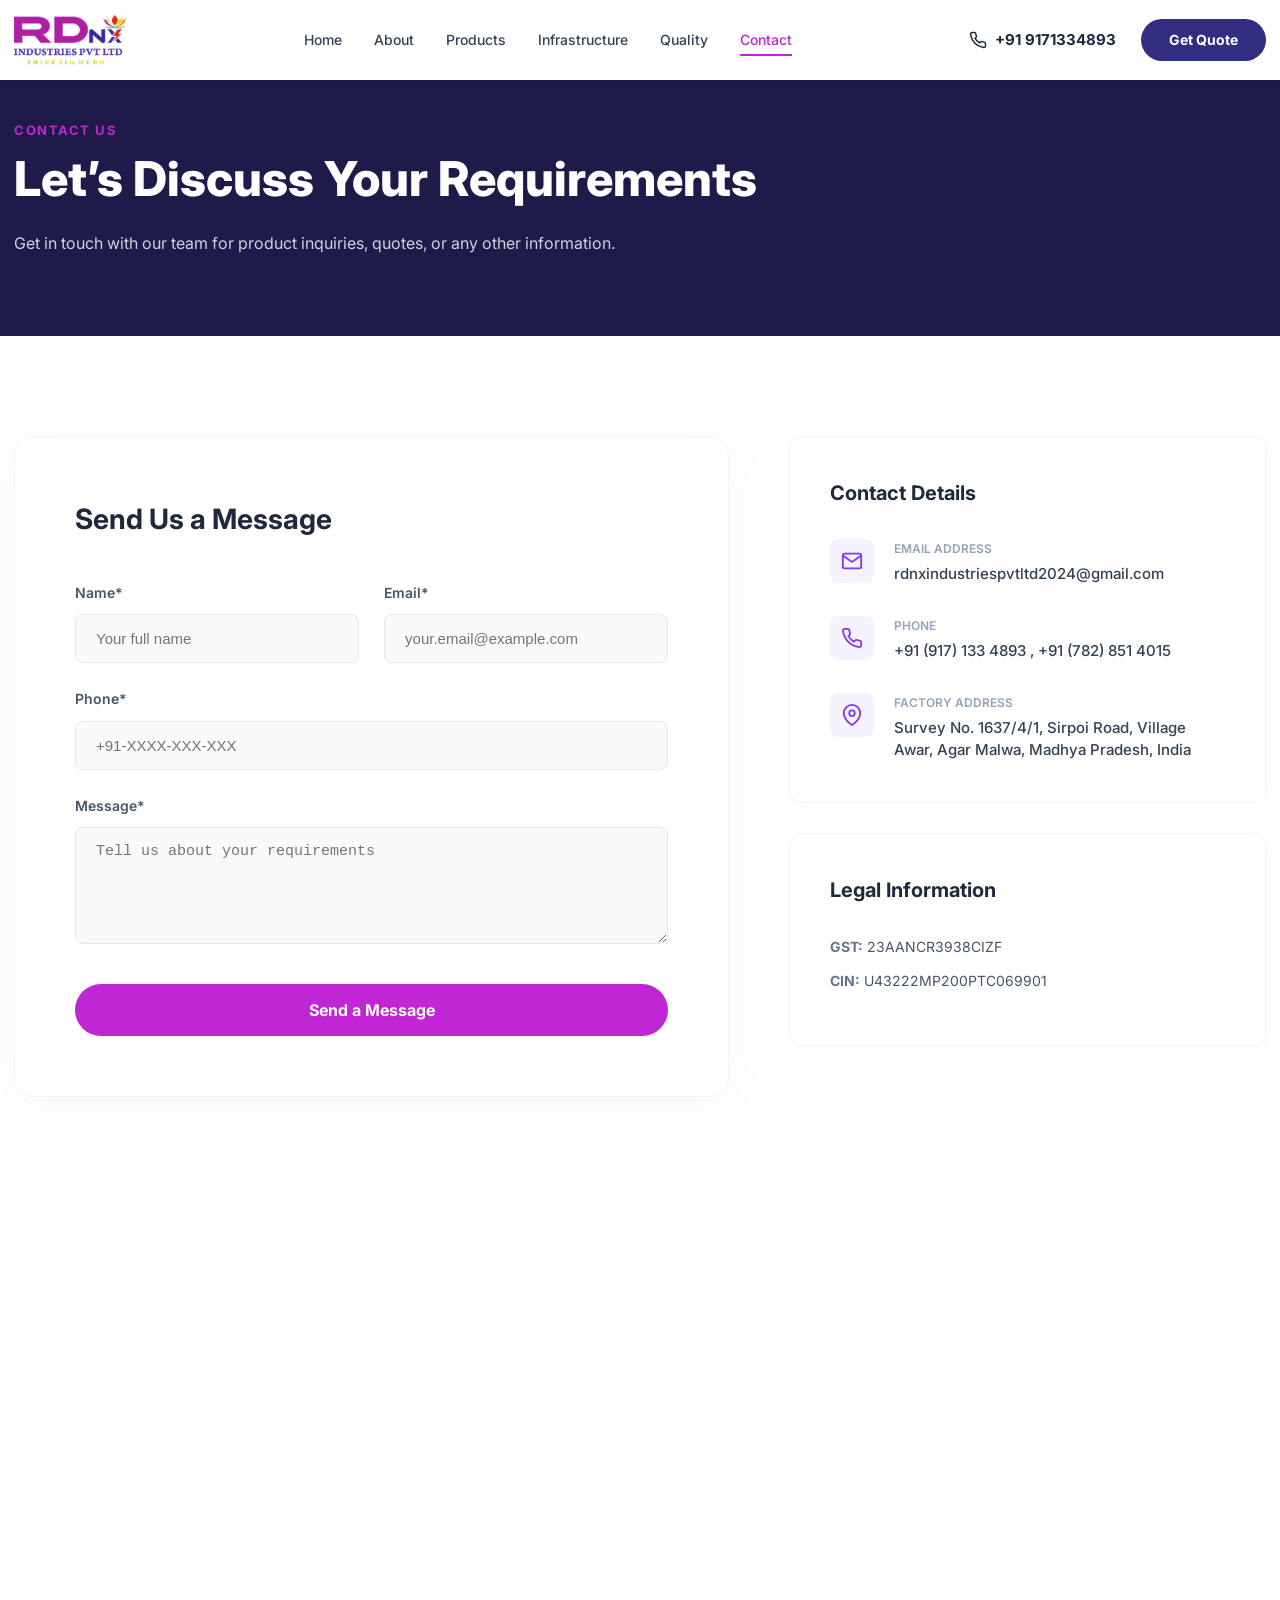
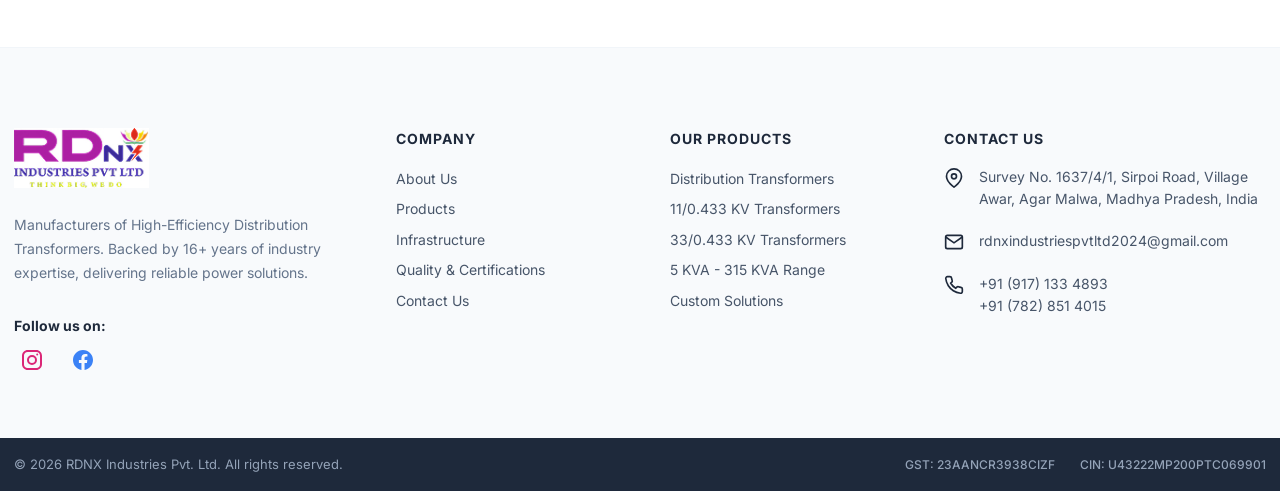
<file: contact.html>
<head>
    <meta charset="UTF-8">
    <meta name="viewport" content="width=device-width, initial-scale=1.0">

    <!-- Primary Meta Tags -->
    <title>Contact Us | RDNX Industries - Get a Quote for Transformers</title>
    <meta name="title" content="Contact Us | RDNX Industries - Get a Quote for Transformers">
    <meta name="description"
        content="Get in touch with RDNX Industries for high-quality distribution transformer inquiries and customized power solutions. Located in Agar Malwa, MP.">
    <meta name="keywords"
        content="Contact RDNX Industries, Transformer Quote India, Agar Malwa Transformer Factory Address">
    <link rel="canonical" href="https://rdnx.in/contact">

    <!-- Open Graph / Facebook -->
    <meta property="og:type" content="website">
    <meta property="og:url" content="https://rdnx.in/contact">
    <meta property="og:title" content="Contact Us | RDNX Industries - Get a Quote for Transformers">
    <meta property="og:description"
        content="Discuss your requirements with our expert team today. Reliable transformer delivery.">
    <meta property="og:image" content="https://rdnx.in/public/image%2014.jpg">

    <!-- Favicon -->
    <link rel="icon" type="image/png" href="/public/favicon/favicon-96x96.png" sizes="96x96" />
    <link rel="icon" type="image/svg+xml" href="/public/favicon/favicon.svg" />
    <link rel="shortcut icon" href="/public/favicon/favicon.ico" />
    <link rel="apple-touch-icon" sizes="180x180" href="/public/favicon/apple-touch-icon.png" />
    <meta name="apple-mobile-web-app-title" content="RDNX" />
    <link rel="manifest" href="/public/favicon/site.webmanifest" />

    <link rel="stylesheet" href="styles.css">
    <link rel="preconnect" href="https://fonts.googleapis.com">
    <link rel="preconnect" href="https://fonts.gstatic.com" crossorigin>
    <link href="https://fonts.googleapis.com/css2?family=Inter:wght@400;500;600;700;800&display=swap" rel="stylesheet">
</head>

<body>
    <!-- Header / Navigation -->
    <header class="header">
        <div class="container header-container">
            <a href="/" class="logo">
                <img src="/public/image 14.jpg" alt="RDNX Industries Logo" class="logo-img">
            </a>

            <nav class="nav" id="mainNav">
                <ul class="nav-list">
                    <li><a href="/" class="nav-link">Home</a></li>
                    <li><a href="about" class="nav-link">About</a></li>
                    <li><a href="products" class="nav-link">Products</a></li>
                    <li><a href="infrastructure" class="nav-link">Infrastructure</a></li>
                    <li><a href="quality" class="nav-link">Quality</a></li>
                    <li><a href="contact" class="nav-link active">Contact</a></li>
                </ul>
                <div class="mobile-menu-footer">
                    <a href="tel:+919171334893" class="mobile-phone-link">
                        <svg class="phone-icon" viewBox="0 0 24 24" fill="none" stroke="currentColor" stroke-width="2">
                            <path
                                d="M22 16.92v3a2 2 0 0 1-2.18 2 19.79 19.79 0 0 1-8.63-3.07 19.5 19.5 0 0 1-6-6 19.79 19.79 0 0 1-3.07-8.67A2 2 0 0 1 4.11 2h3a2 2 0 0 1 2 1.72 12.84 12.84 0 0 0 .7 2.81 2 2 0 0 1-.45 2.11L8.09 9.91a16 16 0 0 0 6 6l1.27-1.27a2 2 0 0 1 2.11-.45 12.84 12.84 0 0 0 2.81.7A2 2 0 0 1 22 16.92z" />
                        </svg>
                        +91 9171334893
                    </a>
                    <a href="contact" class="mobile-quote-btn">Get Quote</a>
                </div>
            </nav>

            <div class="header-actions">
                <a href="tel:+919171334893" class="phone-link">
                    <svg class="phone-icon" viewBox="0 0 24 24" fill="none" stroke="currentColor" stroke-width="2">
                        <path
                            d="M22 16.92v3a2 2 0 0 1-2.18 2 19.79 19.79 0 0 1-8.63-3.07 19.5 19.5 0 0 1-6-6 19.79 19.79 0 0 1-3.07-8.67A2 2 0 0 1 4.11 2h3a2 2 0 0 1 2 1.72 12.84 12.84 0 0 0 .7 2.81 2 2 0 0 1-.45 2.11L8.09 9.91a16 16 0 0 0 6 6l1.27-1.27a2 2 0 0 1 2.11-.45 12.84 12.84 0 0 0 2.81.7A2 2 0 0 1 22 16.92z" />
                    </svg>
                    +91 9171334893
                </a>
                <a href="contact" class="btn btn-primary">Get Quote</a>
            </div>

            <button class="mobile-menu-toggle" id="mobileMenuToggle" aria-label="Toggle menu">
                <span class="hamburger-line"></span>
                <span class="hamburger-line"></span>
                <span class="hamburger-line"></span>
            </button>
        </div>
    </header>

    <!-- Sub-Hero -->
    <section class="sub-hero">
        <div class="container hero-sub-content">
            <span class="section-subtitle magenta">CONTACT US</span>
            <h1 class="hero-sub-title">Let’s Discuss Your Requirements</h1>
            <p class="hero-sub-description">Get in touch with our team for product inquiries, quotes, or any other
                information.</p>
        </div>
    </section>

    <!-- Contact Info Section -->
    <section class="contact-section">
        <div class="container">
            <div class="contact-main-grid">
                <!-- Contact Form -->
                <div class="contact-form-card">
                    <h2 class="form-title">Send Us a Message</h2>
                    <form class="rdnx-form" id="contactForm">
                        <div class="form-row">
                            <div class="form-group">
                                <label for="name">Name*</label>
                                <input type="text" id="name" placeholder="Your full name" required>
                            </div>
                            <div class="form-group">
                                <label for="email">Email*</label>
                                <input type="email" id="email" placeholder="your.email@example.com" required>
                            </div>
                        </div>
                        <div class="form-group">
                            <label for="phone">Phone*</label>
                            <input type="tel" id="phone" placeholder="+91-XXXX-XXX-XXX" required>
                        </div>
                        <div class="form-group">
                            <label for="message">Message*</label>
                            <textarea id="message" rows="5" placeholder="Tell us about your requirements"
                                required></textarea>
                        </div>
                        <button type="submit" class="btn-send">Send a Message</button>
                    </form>
                </div>

                <!-- Contact Details Columns -->
                <div class="contact-details-side">
                    <div class="info-card-clean">
                        <h3 class="info-card-title">Contact Details</h3>
                        <div class="info-item-list">
                            <div class="info-row">
                                <div class="info-icon-box">
                                    <svg viewBox="0 0 24 24" fill="none" stroke="currentColor" stroke-width="2">
                                        <path
                                            d="M4 4h16c1.1 0 2 .9 2 2v12c0 1.1-.9 2-2 2H4c-1.1 0-2-.9-2-2V6c0-1.1.9-2 2-2z" />
                                        <polyline points="22,6 12,13 2,6" />
                                    </svg>
                                </div>
                                <div class="info-text">
                                    <span class="info-label">Email Address</span>
                                    <p>rdnxindustriespvtltd2024@gmail.com</p>
                                </div>
                            </div>

                            <div class="info-row">
                                <div class="info-icon-box">
                                    <svg viewBox="0 0 24 24" fill="none" stroke="currentColor" stroke-width="2">
                                        <path
                                            d="M22 16.92v3a2 2 0 0 1-2.18 2 19.79 19.79 0 0 1-8.63-3.07 19.5 19.5 0 0 1-6-6 19.79 19.79 0 0 1-3.07-8.67A2 2 0 0 1 4.11 2h3a2 2 0 0 1 2 1.72 12.84 12.84 0 0 0 .7 2.81 2 2 0 0 1-.45 2.11L8.09 9.91a16 16 0 0 0 6 6l1.27-1.27a2 2 0 0 1 2.11-.45 12.84 12.84 0 0 0 2.81.7A2 2 0 0 1 22 16.92z" />
                                    </svg>
                                </div>
                                <div class="info-text">
                                    <span class="info-label">Phone</span>
                                    <p>+91 (917) 133 4893 , +91 (782) 851 4015</p>
                                </div>
                            </div>

                            <div class="info-row">
                                <div class="info-icon-box">
                                    <svg viewBox="0 0 24 24" fill="none" stroke="currentColor" stroke-width="2">
                                        <path d="M21 10c0 7-9 13-9 13s-9-6-9-13a9 9 0 0118 0z" />
                                        <circle cx="12" cy="10" r="3" />
                                    </svg>
                                </div>
                                <div class="info-text">
                                    <span class="info-label">Factory Address</span>
                                    <p>Survey No. 1637/4/1, Sirpoi Road, Village Awar, Agar Malwa, Madhya Pradesh, India
                                    </p>
                                </div>
                            </div>
                        </div>
                    </div>

                    <div class="info-card-clean legal-card">
                        <h3 class="info-card-title">Legal Information</h3>
                        <div class="legal-info-box">
                            <p><span>GST:</span> 23AANCR3938CIZF</p>
                            <p><span>CIN:</span> U43222MP200PTC069901</p>
                        </div>
                    </div>
                </div>
            </div>
        </div>
    </section>

    <!-- Map Section -->
    <section class="map-section">
        <iframe
            src="https://www.google.com/maps/embed?pb=!1m18!1m12!1m3!1d4176.788418299416!2d75.98061299999999!3d23.6938118!2m3!1f0!2f0!3f0!3m2!1i1024!2i768!4f13.1!3m3!1m2!1s0x3964911363d6e47b%3A0x3332f06451670574!2sRDNX%20INDUSTRIES%20PVT%20LTD!5e1!3m2!1sen!2sin!4v1769756743911!5m2!1sen!2sin"
            width="100%" height="450" style="border:0;" allowfullscreen="" loading="lazy"
            referrerpolicy="no-referrer-when-downgrade"></iframe>
    </section>

    <!-- Footer -->
    <footer class="footer">
        <div class="container footer-container">
            <div class="footer-col brand-col">
                <a href="/" class="logo footer-logo">
                    <img src="/public/image 14.jpg" alt="RDNX Industries Logo" class="logo-img">
                </a>
                <p class="footer-description">
                    Manufacturers of High-Efficiency Distribution Transformers. Backed by 16+
                    years of industry expertise, delivering reliable power solutions.
                </p>
                <div class="footer-social">
                    <span class="social-label">Follow us on:</span>
                    <div class="social-links">
                        <a href="https://www.instagram.com/rdnxindustriespvtltdagarmalwa/" class="social-link"
                            target="_blank" aria-label="Instagram">
                            <svg viewBox="0 0 24 24" fill="currentColor">
                                <path
                                    d="M7.8,2H16.2C19.4,2 22,4.6 22,7.8V16.2C22,19.4 19.4,22 16.2,22H7.8C4.6,22 2,19.4 2,16.2V7.8C2,4.6 4.6,2 7.8,2M7.6,4C5.6,4 4,5.6 4,7.6V16.4C4,18.4 5.6,20 7.6,20H16.4C18.4,20 20,18.4 20,16.4V7.6C20,5.6 18.4,4 16.4,4H7.6M17.2,5.5A1,1 0 0,1 18.2,6.5A1,1 0 0,1 17.2,7.5A1,1 0 0,1 16.2,6.5A1,1 0 0,1 17.2,5.5M12,7A5,5 0 0,1 17,12A5,5 0 0,1 12,17A5,5 0 0,1 7,12A5,5 0 0,1 12,7M12,9A3,3 0 0,0 9,12A3,3 0 0,0 12,15A3,3 0 0,0 15,12A3,3 0 0,0 12,9Z" />
                            </svg>
                        </a>
                        <a href="https://www.facebook.com/people/Rdnx-Agar-Malwa/61565775354511/" class="social-link"
                            target="_blank" aria-label="Facebook">
                            <svg viewBox="0 0 24 24" fill="currentColor">
                                <path
                                    d="M12 2.04C6.5 2.04 2 6.53 2 12.06C2 17.06 5.66 21.21 10.44 21.96V14.96H7.9V12.06H10.44V9.85C10.44 7.34 11.93 5.96 14.22 5.96C15.31 5.96 16.45 6.15 16.45 6.15V8.62H15.19C13.95 8.62 13.56 9.39 13.56 10.18V12.06H16.34L15.89 14.96H13.56V21.96C18.34 21.21 22 17.06 22 12.06C22 6.53 17.5 2.04 12 2.04Z" />
                            </svg>
                        </a>
                    </div>
                </div>
            </div>

            <div class="footer-col links-col">
                <h4 class="footer-title">COMPANY</h4>
                <ul class="footer-links">
                    <li><a href="about">About Us</a></li>
                    <li><a href="products">Products</a></li>
                    <li><a href="infrastructure">Infrastructure</a></li>
                    <li><a href="quality">Quality & Certifications</a></li>
                    <li><a href="contact">Contact Us</a></li>
                </ul>
            </div>

            <div class="footer-col links-col">
                <h4 class="footer-title">OUR PRODUCTS</h4>
                <ul class="footer-links">
                    <li><a href="products">Distribution Transformers</a></li>
                    <li><a href="products">11/0.433 KV Transformers</a></li>
                    <li><a href="products">33/0.433 KV Transformers</a></li>
                    <li><a href="products">5 KVA - 315 KVA Range</a></li>
                    <li><a href="products">Custom Solutions</a></li>
                </ul>
            </div>

            <div class="footer-col contact-col">
                <h4 class="footer-title">CONTACT US</h4>
                <div class="footer-contact-items">
                    <div class="contact-item">
                        <svg class="contact-icon" viewBox="0 0 24 24" fill="none" stroke="currentColor"
                            stroke-width="2">
                            <path d="M21 10c0 7-9 13-9 13s-9-6-9-13a9 9 0 0118 0z" />
                            <circle cx="12" cy="10" r="3" />
                        </svg>
                        <p>Survey No. 1637/4/1, Sirpoi Road, Village Awar, Agar Malwa, Madhya Pradesh, India</p>
                    </div>
                    <div class="contact-item">
                        <svg class="contact-icon" viewBox="0 0 24 24" fill="none" stroke="currentColor"
                            stroke-width="2">
                            <path d="M4 4h16c1.1 0 2 .9 2 2v12c0 1.1-.9 2-2 2H4c-1.1 0-2-.9-2-2V6c0-1.1.9-2 2-2z" />
                            <polyline points="22,6 12,13 2,6" />
                        </svg>
                        <p>rdnxindustriespvtltd2024@gmail.com</p>
                    </div>
                    <div class="contact-item">
                        <svg class="contact-icon" viewBox="0 0 24 24" fill="none" stroke="currentColor"
                            stroke-width="2">
                            <path
                                d="M22 16.92v3a2 2 0 0 1-2.18 2 19.79 19.79 0 0 1-8.63-3.07 19.5 19.5 0 0 1-6-6 19.79 19.79 0 0 1-3.07-8.67A2 2 0 0 1 4.11 2h3a2 2 0 0 1 2 1.72 12.84 12.84 0 0 0 .7 2.81 2 2 0 0 1-.45 2.11L8.09 9.91a16 16 0 0 0 6 6l1.27-1.27a2 2 0 0 1 2.11-.45 12.84 12.84 0 0 0 2.81.7A2 2 0 0 1 22 16.92z" />
                        </svg>
                        <div class="phone-numbers">
                            <p>+91 (917) 133 4893</p>
                            <p>+91 (782) 851 4015</p>
                        </div>
                    </div>
                </div>
            </div>
        </div>

        <div class="sub-footer">
            <div class="container sub-footer-container">
                <p class="copyright">&copy; 2026 RDNX Industries Pvt. Ltd. All rights reserved.</p>
                <div class="registration-info">
                    <span>GST: 23AANCR3938CIZF</span>
                    <span>CIN: U43222MP200PTC069901</span>
                </div>
            </div>
        </div>
    </footer>

    <script src="script.js"></script>
</body>

</html>
</file>
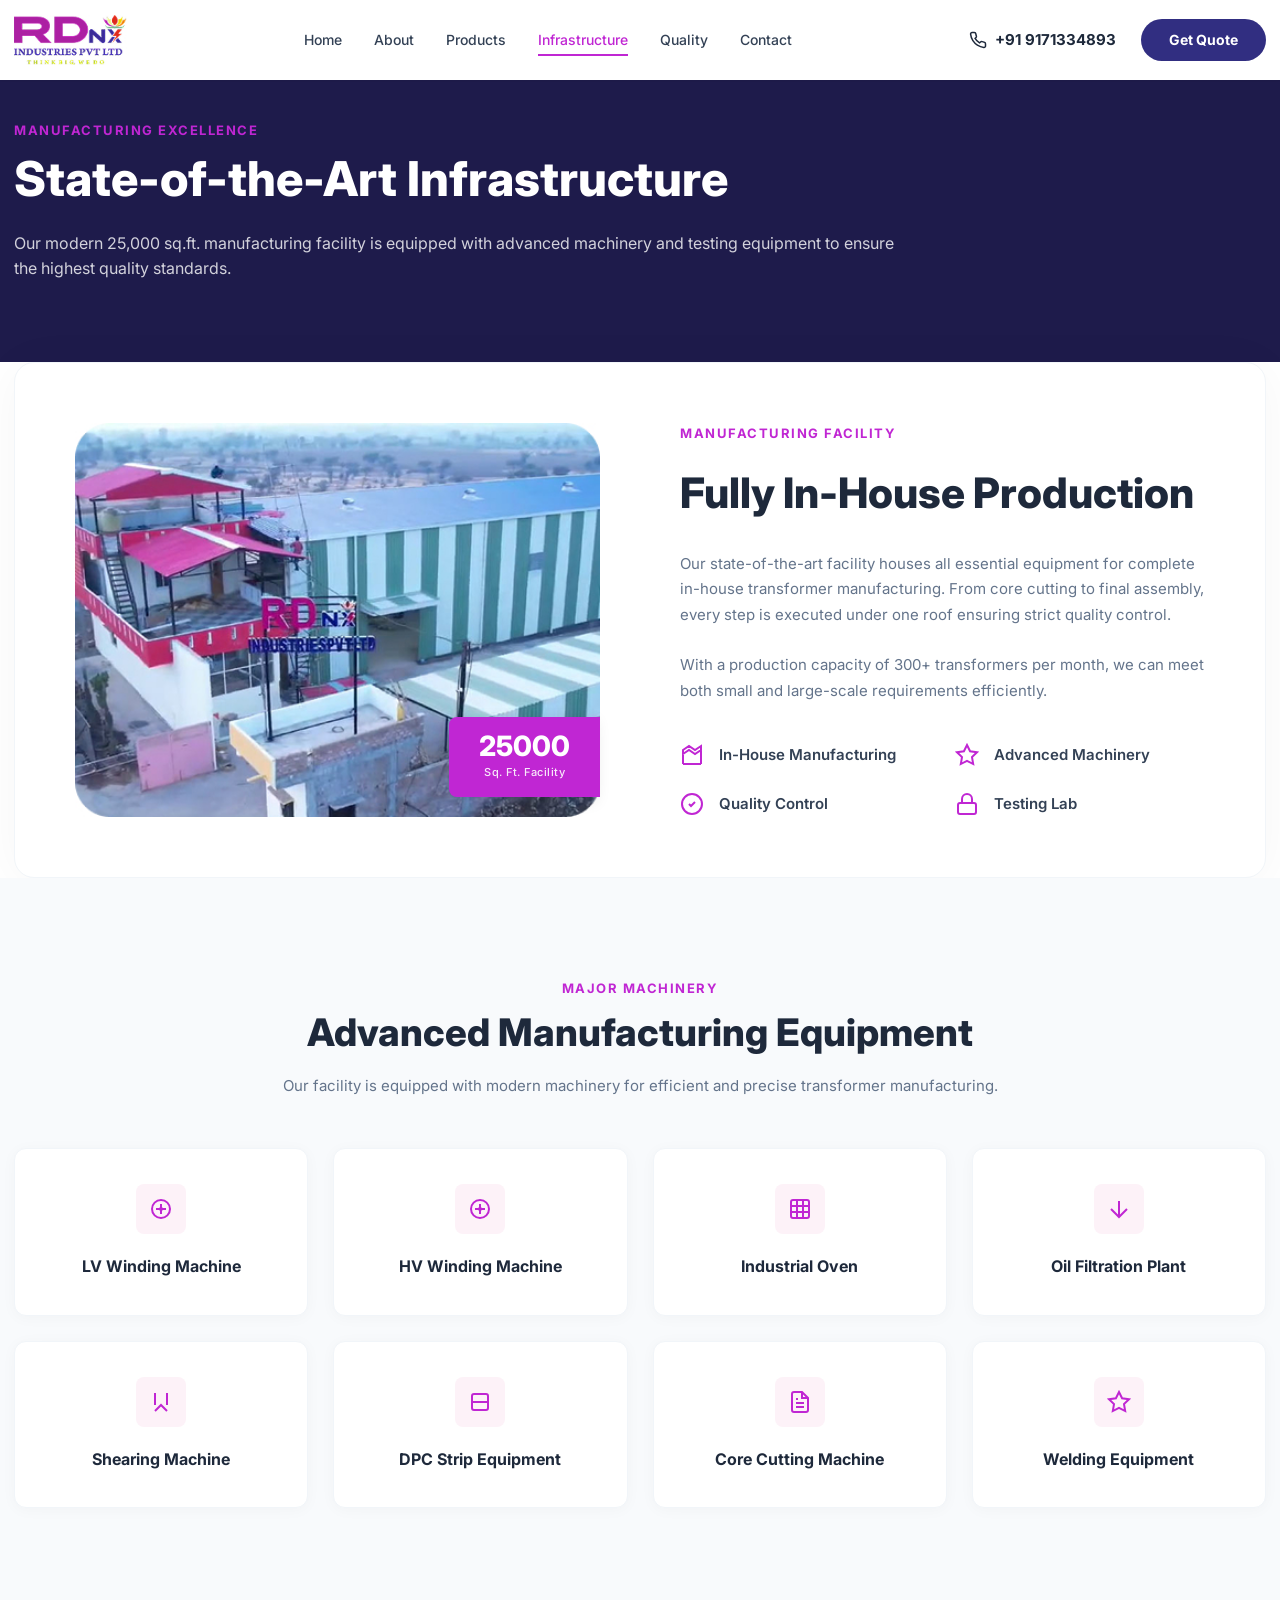
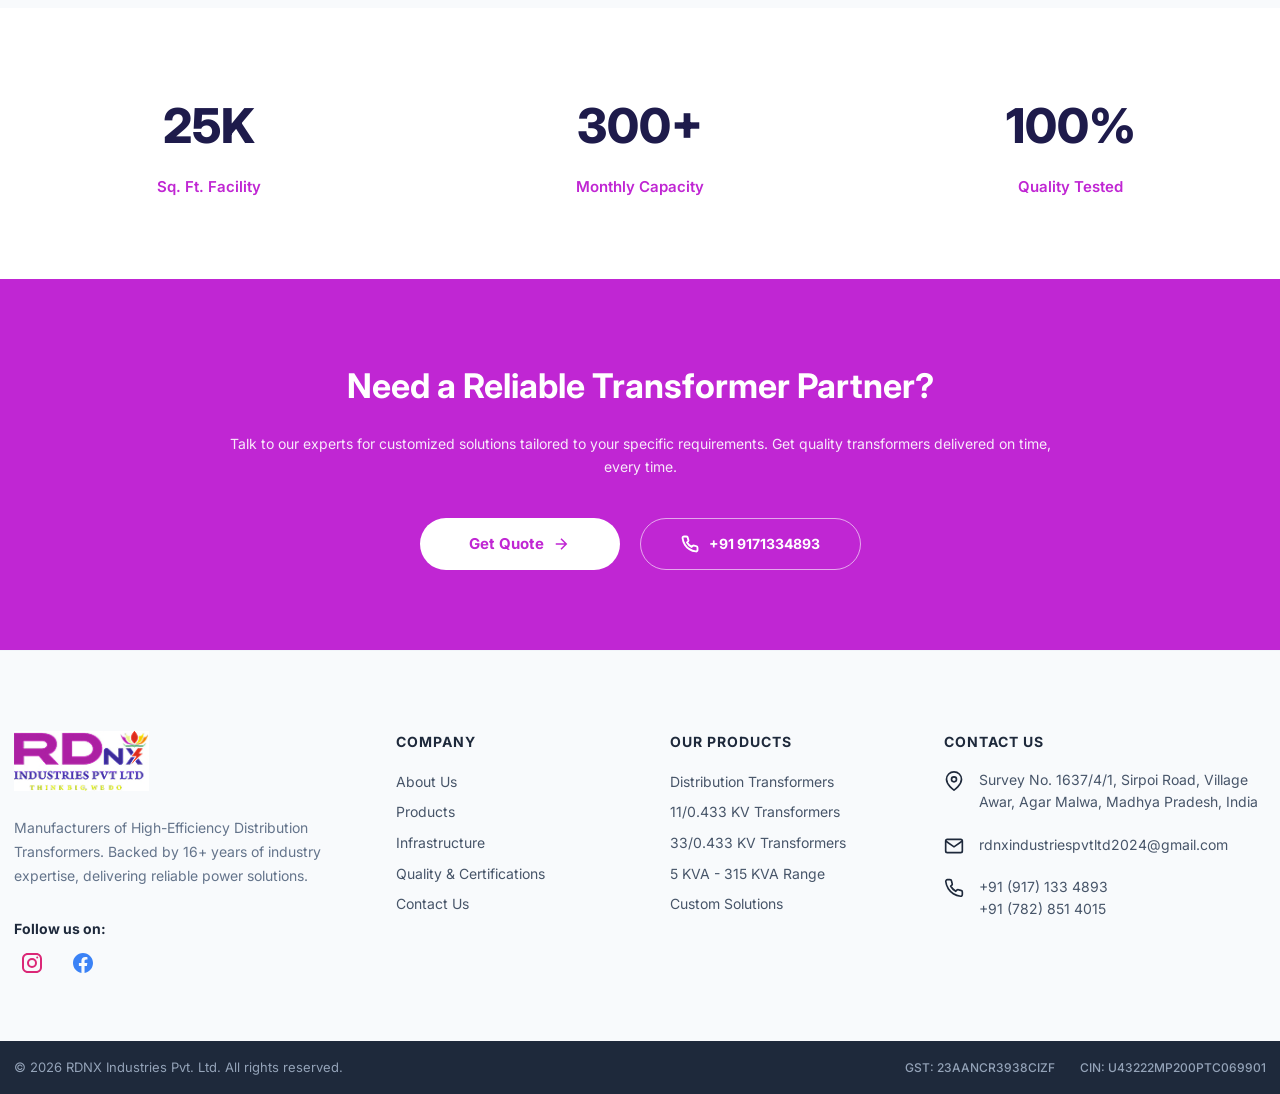
<file: infrastructure.html>
<head>
    <meta charset="UTF-8">
    <meta name="viewport" content="width=device-width, initial-scale=1.0">

    <!-- Primary Meta Tags -->
    <title>Our Infrastructure | RDNX Industries - Modern Manufacturing Facility</title>
    <meta name="title" content="Our Infrastructure | RDNX Industries - Modern Manufacturing Facility">
    <meta name="description"
        content="Explore our state-of-the-art 25,000 sq.ft. transformer manufacturing facility in Agar Malwa, equipped with advanced machinery and rigorous testing laboratories.">
    <meta name="keywords"
        content="Transformer Manufacturing Facility, Industrial Infrastructure, Transformer Testing Lab, Agar Malwa Factory">
    <link rel="canonical" href="https://rdnx.in/infrastructure">

    <!-- Open Graph / Facebook -->
    <meta property="og:type" content="website">
    <meta property="og:url" content="https://rdnx.in/infrastructure">
    <meta property="og:title" content="Our Infrastructure | RDNX Industries - Modern Manufacturing Facility">
    <meta property="og:description" content="25,000 sq.ft. facility with 300+ monthly transformer production capacity.">
    <meta property="og:image" content="https://rdnx.in/public/image%2018.jpg">

    <!-- Favicon -->
    <link rel="icon" type="image/png" href="/public/favicon/favicon-96x96.png" sizes="96x96" />
    <link rel="icon" type="image/svg+xml" href="/public/favicon/favicon.svg" />
    <link rel="shortcut icon" href="/public/favicon/favicon.ico" />
    <link rel="apple-touch-icon" sizes="180x180" href="/public/favicon/apple-touch-icon.png" />
    <meta name="apple-mobile-web-app-title" content="RDNX" />
    <link rel="manifest" href="/public/favicon/site.webmanifest" />

    <link rel="stylesheet" href="styles.css">
    <link rel="preconnect" href="https://fonts.googleapis.com">
    <link rel="preconnect" href="https://fonts.gstatic.com" crossorigin>
    <link href="https://fonts.googleapis.com/css2?family=Inter:wght@400;500;600;700;800&display=swap" rel="stylesheet">
</head>

<body>
    <!-- Header / Navigation -->
    <header class="header">
        <div class="container header-container">
            <a href="/" class="logo">
                <img src="/public/image 14.jpg" alt="RDNX Industries Logo" class="logo-img">
            </a>

            <nav class="nav" id="mainNav">
                <ul class="nav-list">
                    <li><a href="/" class="nav-link">Home</a></li>
                    <li><a href="about" class="nav-link">About</a></li>
                    <li><a href="products" class="nav-link">Products</a></li>
                    <li><a href="infrastructure" class="nav-link active">Infrastructure</a></li>
                    <li><a href="quality" class="nav-link">Quality</a></li>
                    <li><a href="contact" class="nav-link">Contact</a></li>
                </ul>
                <div class="mobile-menu-footer">
                    <a href="tel:+919171334893" class="mobile-phone-link">
                        <svg class="phone-icon" viewBox="0 0 24 24" fill="none" stroke="currentColor" stroke-width="2">
                            <path
                                d="M22 16.92v3a2 2 0 0 1-2.18 2 19.79 19.79 0 0 1-8.63-3.07 19.5 19.5 0 0 1-6-6 19.79 19.79 0 0 1-3.07-8.67A2 2 0 0 1 4.11 2h3a2 2 0 0 1 2 1.72 12.84 12.84 0 0 0 .7 2.81 2 2 0 0 1-.45 2.11L8.09 9.91a16 16 0 0 0 6 6l1.27-1.27a2 2 0 0 1 2.11-.45 12.84 12.84 0 0 0 2.81.7A2 2 0 0 1 22 16.92z" />
                        </svg>
                        +91 9171334893
                    </a>
                    <a href="contact" class="mobile-quote-btn">Get Quote</a>
                </div>
            </nav>

            <div class="header-actions">
                <a href="tel:+919171334893" class="phone-link">
                    <svg class="phone-icon" viewBox="0 0 24 24" fill="none" stroke="currentColor" stroke-width="2">
                        <path
                            d="M22 16.92v3a2 2 0 0 1-2.18 2 19.79 19.79 0 0 1-8.63-3.07 19.5 19.5 0 0 1-6-6 19.79 19.79 0 0 1-3.07-8.67A2 2 0 0 1 4.11 2h3a2 2 0 0 1 2 1.72 12.84 12.84 0 0 0 .7 2.81 2 2 0 0 1-.45 2.11L8.09 9.91a16 16 0 0 0 6 6l1.27-1.27a2 2 0 0 1 2.11-.45 12.84 12.84 0 0 0 2.81.7A2 2 0 0 1 22 16.92z" />
                    </svg>
                    +91 9171334893
                </a>
                <a href="contact" class="btn btn-primary">Get Quote</a>
            </div>

            <button class="mobile-menu-toggle" id="mobileMenuToggle" aria-label="Toggle menu">
                <span class="hamburger-line"></span>
                <span class="hamburger-line"></span>
                <span class="hamburger-line"></span>
            </button>
        </div>
    </header>

    <!-- Sub-Hero -->
    <section class="sub-hero">
        <div class="container hero-sub-content">
            <span class="section-subtitle magenta">MANUFACTURING EXCELLENCE</span>
            <h1 class="hero-sub-title">State-of-the-Art Infrastructure</h1>
            <p class="hero-sub-description">Our modern 25,000 sq.ft. manufacturing facility is equipped with advanced
                machinery and testing equipment to ensure the highest quality standards.</p>
        </div>
    </section>

    <!-- Facility Card -->
    <section class="facility-section">
        <div class="container">
            <div class="infra-detailed-card">
                <div class="infra-img-side">
                    <img src="/public/image 18 copy.jpg" alt="RDNX Facility" class="facility-img-main">
                    <div class="infra-badge">
                        <span class="infra-number">25000</span>
                        <span class="infra-unit">Sq. Ft. Facility</span>
                    </div>
                </div>

                <div class="infra-text-side">
                    <span class="section-subtitle magenta">MANUFACTURING FACILITY</span>
                    <h2 class="infra-main-title">Fully In-House Production</h2>
                    <p class="infra-main-desc">Our state-of-the-art facility houses all essential equipment for complete
                        in-house transformer manufacturing. From core cutting to final assembly, every step is executed
                        under one roof ensuring strict quality control.</p>
                    <p class="infra-main-desc">With a production capacity of 300+ transformers per month, we can meet
                        both small and large-scale requirements efficiently.</p>

                    <div class="infra-quick-grid">
                        <div class="infra-quick-item">
                            <svg viewBox="0 0 24 24" fill="none" stroke="currentColor" stroke-width="2">
                                <path d="M3 21h18M3 7v14M21 7v14M3 7l6-4 6 4 6-4v4l-6 4-6-4-6 4V7z" />
                            </svg>
                            <span>In-House Manufacturing</span>
                        </div>
                        <div class="infra-quick-item">
                            <svg viewBox="0 0 24 24" fill="none" stroke="currentColor" stroke-width="2">
                                <path
                                    d="M12 2l3.09 6.26L22 9.27l-5 4.87 1.18 6.88L12 17.77l-6.18 3.25L7 14.14l-5-4.87 6.91-1.01L12 2z" />
                            </svg>
                            <span>Advanced Machinery</span>
                        </div>
                        <div class="infra-quick-item">
                            <svg viewBox="0 0 24 24" fill="none" stroke="currentColor" stroke-width="2">
                                <circle cx="12" cy="12" r="10" />
                                <path d="M9 12l2 2 4-4" />
                            </svg>
                            <span>Quality Control</span>
                        </div>
                        <div class="infra-quick-item">
                            <svg viewBox="0 0 24 24" fill="none" stroke="currentColor" stroke-width="2">
                                <rect x="3" y="11" width="18" height="11" rx="2" ry="2" />
                                <path d="M7 11V7a5 5 0 0 1 10 0v4" />
                            </svg>
                            <span>Testing Lab</span>
                        </div>
                    </div>
                </div>
            </div>
        </div>
    </section>

    <!-- Machinery Grid -->
    <section class="machinery-section">
        <div class="container">
            <div class="section-header text-center">
                <span class="section-subtitle magenta">MAJOR MACHINERY</span>
                <h2 class="section-title">Advanced Manufacturing Equipment</h2>
                <p class="section-description">Our facility is equipped with modern machinery for efficient and precise
                    transformer manufacturing.</p>
            </div>

            <div class="machinery-grid">
                <div class="machinery-card">
                    <div class="m-icon-box">
                        <svg viewBox="0 0 24 24" fill="none" stroke="currentColor" stroke-width="2">
                            <path d="M12 12m-9 0a9 9 0 1 0 18 0a9 9 0 1 0 -18 0" />
                            <path d="M12 12m-1 0a1 1 0 1 0 2 0a1 1 0 1 0 -2 0" />
                            <path d="M7 12h10" />
                            <path d="M12 7v10" />
                        </svg>
                    </div>
                    <h3 class="m-title">LV Winding Machine</h3>
                </div>
                <div class="machinery-card">
                    <div class="m-icon-box">
                        <svg viewBox="0 0 24 24" fill="none" stroke="currentColor" stroke-width="2">
                            <path d="M12 12m-9 0a9 9 0 1 0 18 0a9 9 0 1 0 -18 0" />
                            <path d="M12 12m-1 0a1 1 0 1 0 2 0a1 1 0 1 0 -2 0" />
                            <path d="M7 12h10" />
                            <path d="M12 7v10" />
                        </svg>
                    </div>
                    <h3 class="m-title">HV Winding Machine</h3>
                </div>
                <div class="machinery-card">
                    <div class="m-icon-box">
                        <svg viewBox="0 0 24 24" fill="none" stroke="currentColor" stroke-width="2">
                            <rect x="3" y="3" width="18" height="18" rx="2" ry="2" />
                            <path d="M3 9h18M3 15h18M9 3v18M15 3v18" />
                        </svg>
                    </div>
                    <h3 class="m-title">Industrial Oven</h3>
                </div>
                <div class="machinery-card">
                    <div class="m-icon-box">
                        <svg viewBox="0 0 24 24" fill="none" stroke="currentColor" stroke-width="2">
                            <path d="M20 12l-8 8-8-8M12 4v16" />
                        </svg>
                    </div>
                    <h3 class="m-title">Oil Filtration Plant</h3>
                </div>
                <div class="machinery-card">
                    <div class="m-icon-box">
                        <svg viewBox="0 0 24 24" fill="none" stroke="currentColor" stroke-width="2">
                            <path d="M6 3v12M18 3v12M6 21l6-6 6 6" />
                        </svg>
                    </div>
                    <h3 class="m-title">Shearing Machine</h3>
                </div>
                <div class="machinery-card">
                    <div class="m-icon-box">
                        <svg viewBox="0 0 24 24" fill="none" stroke="currentColor" stroke-width="2">
                            <rect x="4" y="4" width="16" height="16" rx="2" />
                            <path d="M4 12h16" />
                        </svg>
                    </div>
                    <h3 class="m-title">DPC Strip Equipment</h3>
                </div>
                <div class="machinery-card">
                    <div class="m-icon-box">
                        <svg viewBox="0 0 24 24" fill="none" stroke="currentColor" stroke-width="2">
                            <path d="M14 2H6a2 2 0 0 0-2 2v16a2 2 0 0 0 2 2h12a2 2 0 0 0 2-2V8z" />
                            <path d="M14 2v6h6" />
                            <path d="M16 13H8" />
                            <path d="M16 17H8" />
                            <path d="M10 9H8" />
                        </svg>
                    </div>
                    <h3 class="m-title">Core Cutting Machine</h3>
                </div>
                <div class="machinery-card">
                    <div class="m-icon-box">
                        <svg viewBox="0 0 24 24" fill="none" stroke="currentColor" stroke-width="2">
                            <path
                                d="M12 2l3.09 6.26L22 9.27l-5 4.87 1.18 6.88L12 17.77l-6.18 3.25L7 14.14l-5-4.87 6.91-1.01L12 2z" />
                        </svg>
                    </div>
                    <h3 class="m-title">Welding Equipment</h3>
                </div>
            </div>
        </div>
    </section>

    <!-- Stats Bar -->
    <section class="stats-bar-section">
        <div class="container stats-bar-grid">
            <div class="stats-bar-item">
                <span class="bar-num">25K</span>
                <span class="bar-lbl">Sq. Ft. Facility</span>
            </div>
            <div class="stats-bar-item">
                <span class="bar-num">300+</span>
                <span class="bar-lbl">Monthly Capacity</span>
            </div>
            <div class="stats-bar-item">
                <span class="bar-num">100%</span>
                <span class="bar-lbl">Quality Tested</span>
            </div>
        </div>
    </section>

    <!-- Footer CTA Section -->
    <section class="footer-cta no-margin">
        <div class="container text-center">
            <h2 class="cta-title">Need a Reliable Transformer Partner?</h2>
            <p class="cta-description">Talk to our experts for customized solutions tailored to your specific
                requirements. Get quality transformers delivered on time, every time.</p>

            <div class="cta-actions">
                <a href="contact" class="btn btn-cta-primary">
                    Get Quote
                    <svg class="btn-arrow" viewBox="0 0 24 24" fill="none" stroke="currentColor" stroke-width="2">
                        <path d="M5 12h14M12 5l7 7-7 7" />
                    </svg>
                </a>
                <a href="tel:+919171334893" class="btn btn-cta-phone">
                    <svg class="phone-icon-mini" viewBox="0 0 24 24" fill="none" stroke="currentColor"
                        stroke-width="2.5">
                        <path
                            d="M22 16.92v3a2 2 0 0 1-2.18 2 19.79 19.79 0 0 1-8.63-3.07 19.5 19.5 0 0 1-6-6 19.79 19.79 0 0 1-3.07-8.67A2 2 0 0 1 4.11 2h3a2 2 0 0 1 2 1.72 12.84 12.84 0 0 0 .7 2.81 2 2 0 0 1-.45 2.11L8.09 9.91a16 16 0 0 0 6 6l1.27-1.27a2 2 0 0 1 2.11-.45 12.84 12.84 0 0 0 2.81.7A2 2 0 0 1 22 16.92z" />
                    </svg>
                    +91 9171334893
                </a>
            </div>
        </div>
    </section>

    <!-- Footer -->
    <footer class="footer">
        <div class="container footer-container">
            <div class="footer-col brand-col">
                <a href="/" class="logo footer-logo">
                    <img src="/public/image 14.jpg" alt="RDNX Industries Logo" class="logo-img">
                </a>
                <p class="footer-description">
                    Manufacturers of High-Efficiency Distribution Transformers. Backed by 16+
                    years of industry expertise, delivering reliable power solutions.
                </p>
                <div class="footer-social">
                    <span class="social-label">Follow us on:</span>
                    <div class="social-links">
                        <a href="https://www.instagram.com/rdnxindustriespvtltdagarmalwa/" class="social-link"
                            target="_blank" aria-label="Instagram">
                            <svg viewBox="0 0 24 24" fill="currentColor">
                                <path
                                    d="M7.8,2H16.2C19.4,2 22,4.6 22,7.8V16.2C22,19.4 19.4,22 16.2,22H7.8C4.6,22 2,19.4 2,16.2V7.8C2,4.6 4.6,2 7.8,2M7.6,4C5.6,4 4,5.6 4,7.6V16.4C4,18.4 5.6,20 7.6,20H16.4C18.4,20 20,18.4 20,16.4V7.6C20,5.6 18.4,4 16.4,4H7.6M17.2,5.5A1,1 0 0,1 18.2,6.5A1,1 0 0,1 17.2,7.5A1,1 0 0,1 16.2,6.5A1,1 0 0,1 17.2,5.5M12,7A5,5 0 0,1 17,12A5,5 0 0,1 12,17A5,5 0 0,1 7,12A5,5 0 0,1 12,7M12,9A3,3 0 0,0 9,12A3,3 0 0,0 12,15A3,3 0 0,0 15,12A3,3 0 0,0 12,9Z" />
                            </svg>
                        </a>
                        <a href="https://www.facebook.com/people/Rdnx-Agar-Malwa/61565775354511/" class="social-link"
                            target="_blank" aria-label="Facebook">
                            <svg viewBox="0 0 24 24" fill="currentColor">
                                <path
                                    d="M12 2.04C6.5 2.04 2 6.53 2 12.06C2 17.06 5.66 21.21 10.44 21.96V14.96H7.9V12.06H10.44V9.85C10.44 7.34 11.93 5.96 14.22 5.96C15.31 5.96 16.45 6.15 16.45 6.15V8.62H15.19C13.95 8.62 13.56 9.39 13.56 10.18V12.06H16.34L15.89 14.96H13.56V21.96C18.34 21.21 22 17.06 22 12.06C22 6.53 17.5 2.04 12 2.04Z" />
                            </svg>
                        </a>
                    </div>
                </div>
            </div>

            <div class="footer-col links-col">
                <h4 class="footer-title">COMPANY</h4>
                <ul class="footer-links">
                    <li><a href="about">About Us</a></li>
                    <li><a href="products">Products</a></li>
                    <li><a href="infrastructure">Infrastructure</a></li>
                    <li><a href="quality">Quality & Certifications</a></li>
                    <li><a href="contact">Contact Us</a></li>
                </ul>
            </div>

            <div class="footer-col links-col">
                <h4 class="footer-title">OUR PRODUCTS</h4>
                <ul class="footer-links">
                    <li><a href="products">Distribution Transformers</a></li>
                    <li><a href="products">11/0.433 KV Transformers</a></li>
                    <li><a href="products">33/0.433 KV Transformers</a></li>
                    <li><a href="products">5 KVA - 315 KVA Range</a></li>
                    <li><a href="products">Custom Solutions</a></li>
                </ul>
            </div>

            <div class="footer-col contact-col" id="contact">
                <h4 class="footer-title">CONTACT US</h4>
                <div class="footer-contact-items">
                    <div class="contact-item">
                        <svg class="contact-icon" viewBox="0 0 24 24" fill="none" stroke="currentColor"
                            stroke-width="2">
                            <path d="M21 10c0 7-9 13-9 13s-9-6-9-13a9 9 0 0118 0z" />
                            <circle cx="12" cy="10" r="3" />
                        </svg>
                        <p>Survey No. 1637/4/1, Sirpoi Road, Village Awar, Agar Malwa, Madhya Pradesh, India</p>
                    </div>
                    <div class="contact-item">
                        <svg class="contact-icon" viewBox="0 0 24 24" fill="none" stroke="currentColor"
                            stroke-width="2">
                            <path d="M4 4h16c1.1 0 2 .9 2 2v12c0 1.1-.9 2-2 2H4c-1.1 0-2-.9-2-2V6c0-1.1.9-2 2-2z" />
                            <polyline points="22,6 12,13 2,6" />
                        </svg>
                        <p>rdnxindustriespvtltd2024@gmail.com</p>
                    </div>
                    <div class="contact-item">
                        <svg class="contact-icon" viewBox="0 0 24 24" fill="none" stroke="currentColor"
                            stroke-width="2">
                            <path
                                d="M22 16.92v3a2 2 0 0 1-2.18 2 19.79 19.79 0 0 1-8.63-3.07 19.5 19.5 0 0 1-6-6 19.79 19.79 0 0 1-3.07-8.67A2 2 0 0 1 4.11 2h3a2 2 0 0 1 2 1.72 12.84 12.84 0 0 0 .7 2.81 2 2 0 0 1-.45 2.11L8.09 9.91a16 16 0 0 0 6 6l1.27-1.27a2 2 0 0 1 2.11-.45 12.84 12.84 0 0 0 2.81.7A2 2 0 0 1 22 16.92z" />
                        </svg>
                        <div class="phone-numbers">
                            <p>+91 (917) 133 4893</p>
                            <p>+91 (782) 851 4015</p>
                        </div>
                    </div>
                </div>
            </div>
        </div>

        <div class="sub-footer">
            <div class="container sub-footer-container">
                <p class="copyright">&copy; 2026 RDNX Industries Pvt. Ltd. All rights reserved.</p>
                <div class="registration-info">
                    <span>GST: 23AANCR3938CIZF</span>
                    <span>CIN: U43222MP200PTC069901</span>
                </div>
            </div>
        </div>
    </footer>

    <script src="script.js"></script>
</body>

</html>
</file>
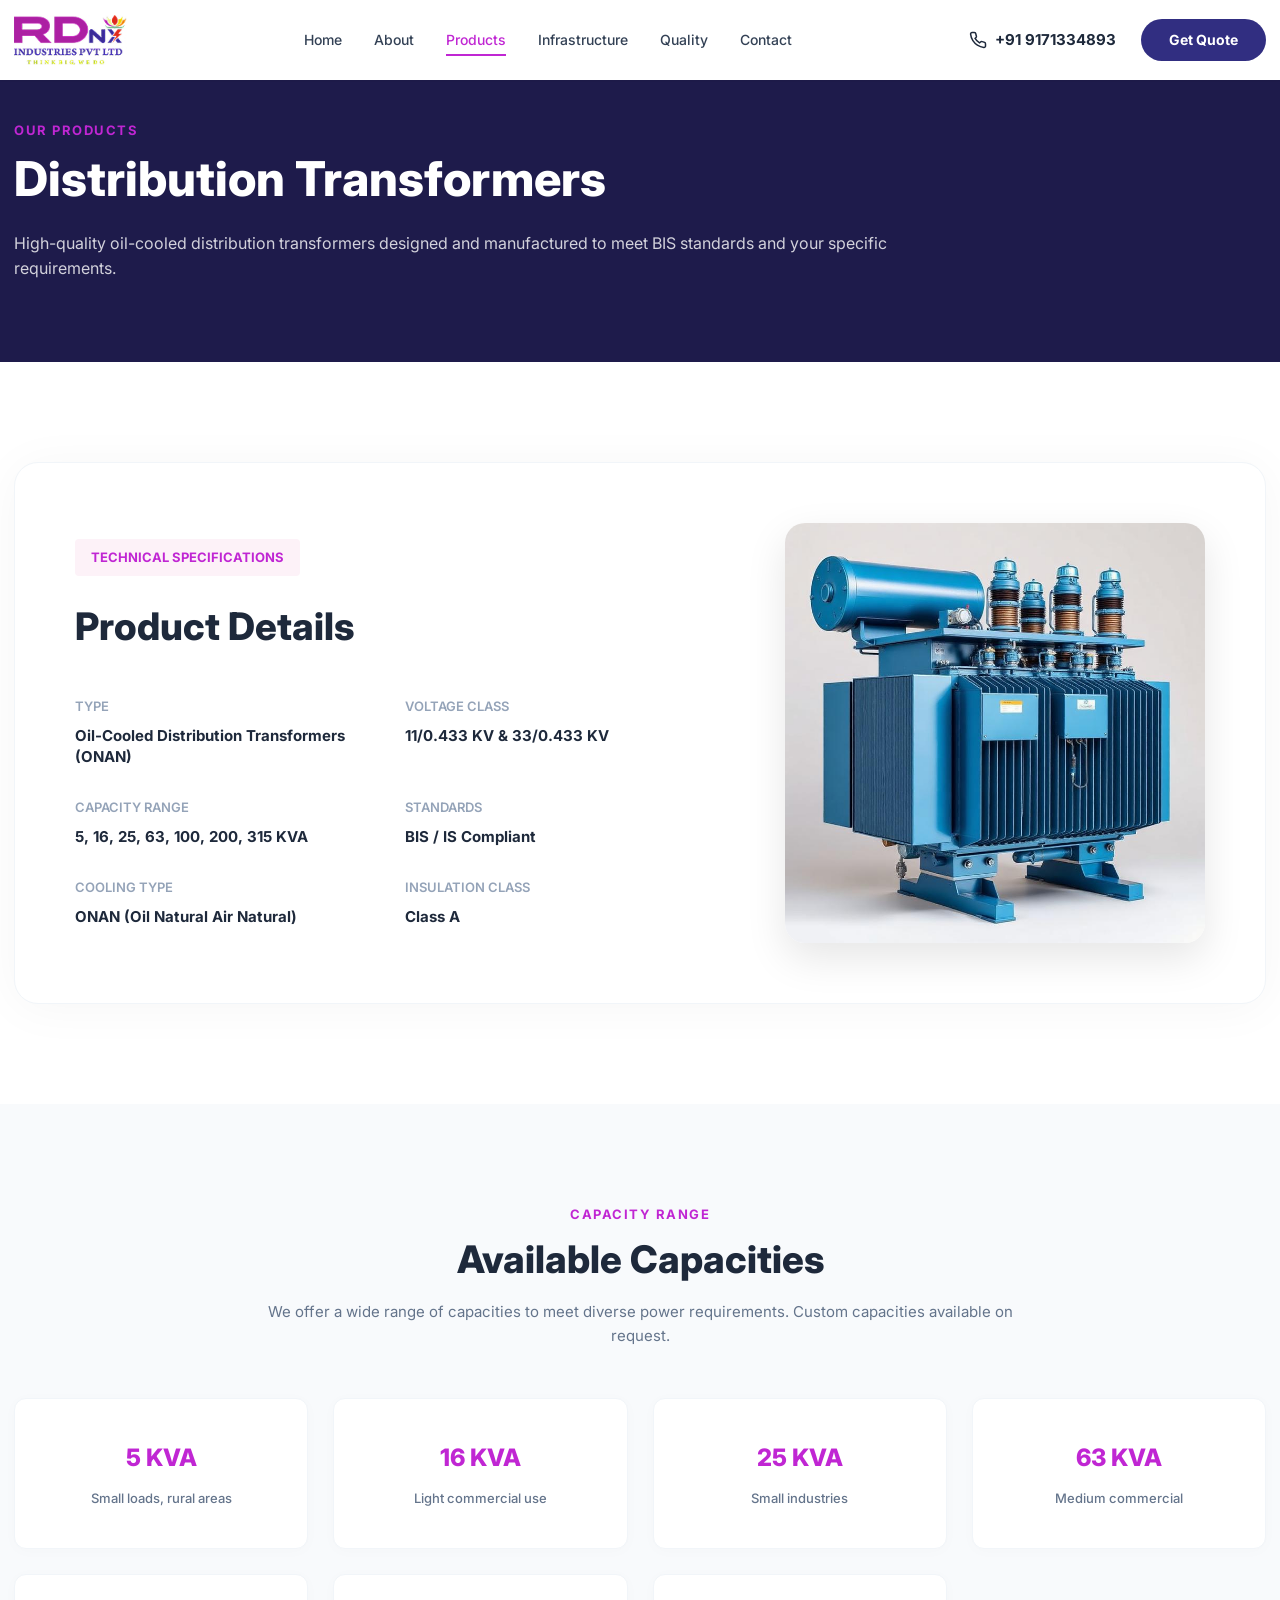
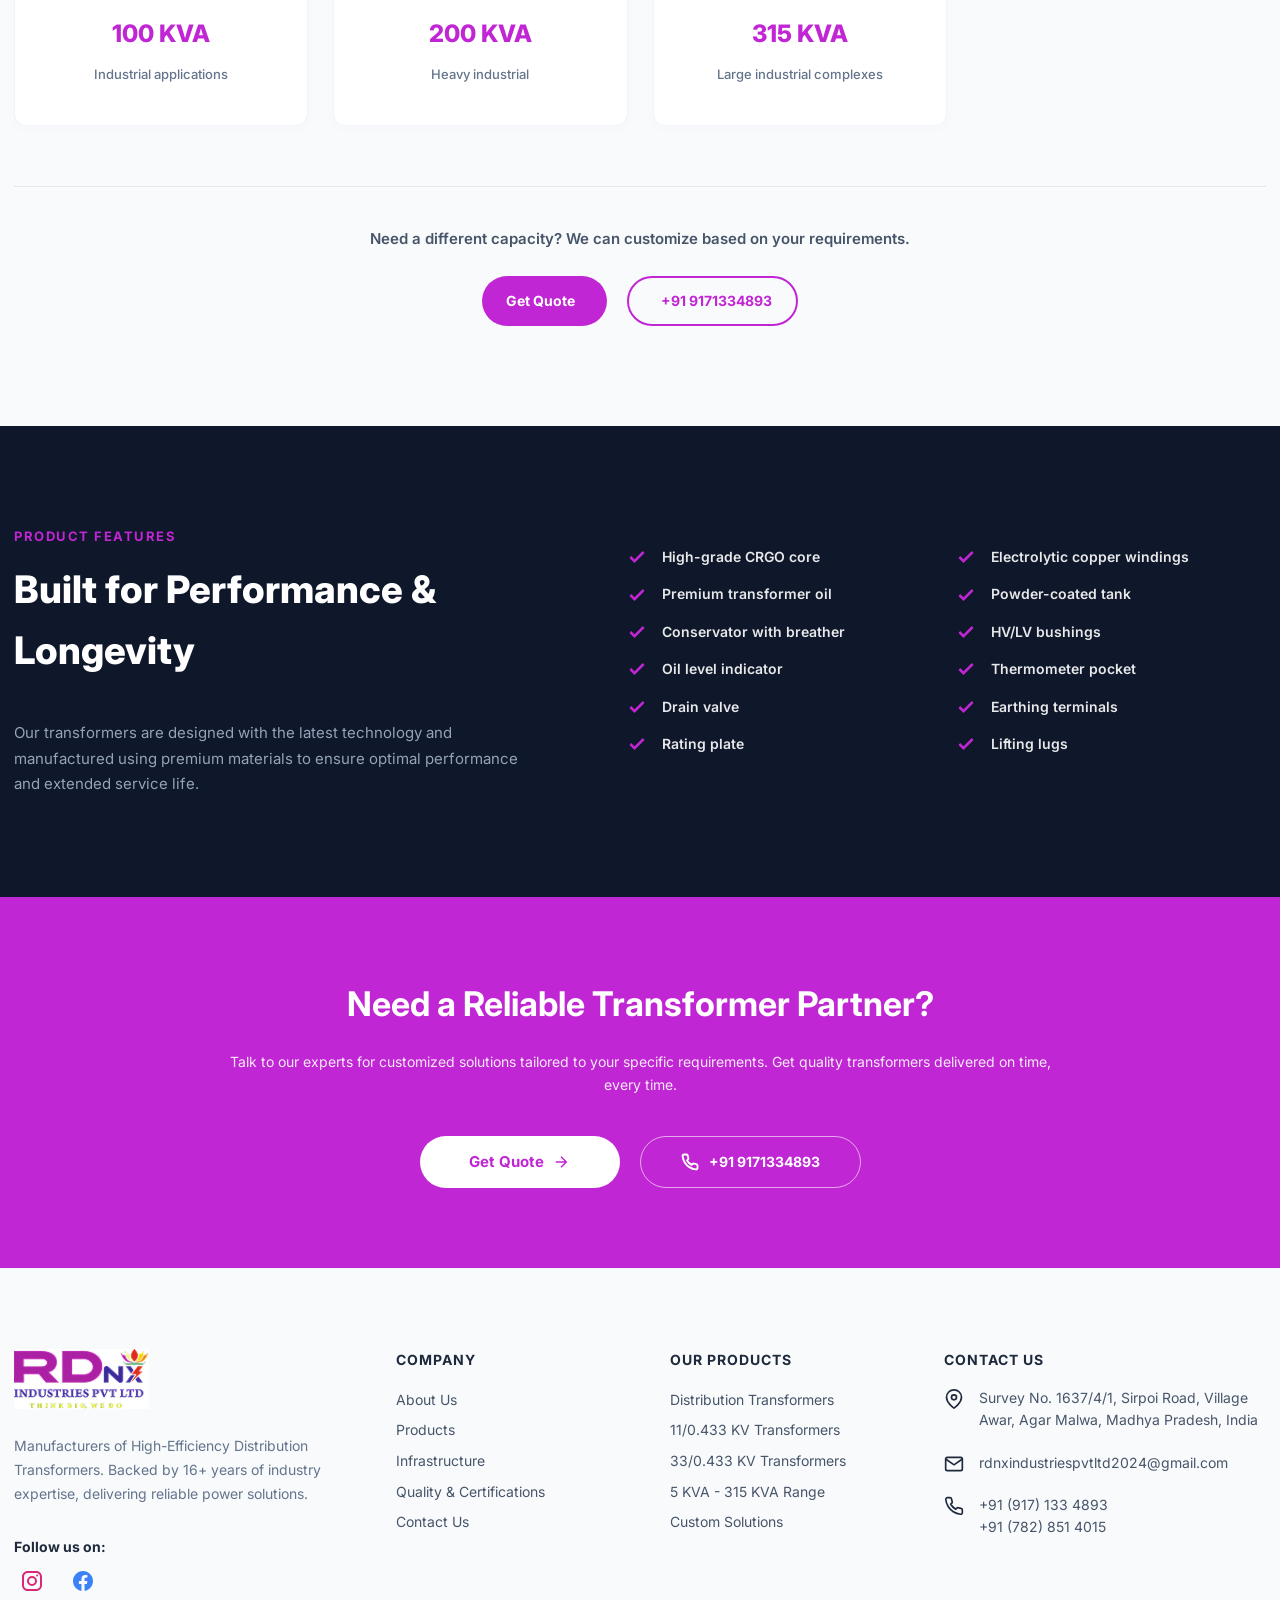
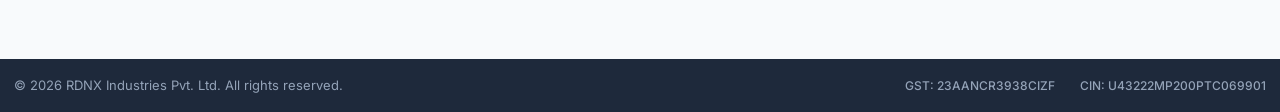
<file: products.html>
<head>
    <meta charset="UTF-8">
    <meta name="viewport" content="width=device-width, initial-scale=1.0">

    <!-- Primary Meta Tags -->
    <title>Distribution Transformers | RDNX Industries - 5 KVA to 315 KVA</title>
    <meta name="title" content="Distribution Transformers | RDNX Industries - 5 KVA to 315 KVA">
    <meta name="description"
        content="Browse our range of high-quality oil-cooled distribution transformers. BIS compliant, electrolytic copper windings, and high-grade CRGO core. 5 KVA to 315 KVA range.">
    <meta name="keywords"
        content="Distribution Transformers, 11KV Transformers, 33KV Transformers, Oil Cooled Transformers, Copper Winding Transformers">
    <link rel="canonical" href="https://rdnx.in/products">

    <!-- Open Graph / Facebook -->
    <meta property="og:type" content="website">
    <meta property="og:url" content="https://rdnx.in/products">
    <meta property="og:title" content="Distribution Transformers | RDNX Industries - 5 KVA to 315 KVA">
    <meta property="og:description"
        content="High-quality oil-cooled transformers designed for reliability and efficiency. BIS compliant.">
    <meta property="og:image" content="https://rdnx.in/public/image%204.jpg">

    <!-- Favicon -->
    <link rel="icon" type="image/png" href="/public/favicon/favicon-96x96.png" sizes="96x96" />
    <link rel="icon" type="image/svg+xml" href="/public/favicon/favicon.svg" />
    <link rel="shortcut icon" href="/public/favicon/favicon.ico" />
    <link rel="apple-touch-icon" sizes="180x180" href="/public/favicon/apple-touch-icon.png" />
    <meta name="apple-mobile-web-app-title" content="RDNX" />
    <link rel="manifest" href="/public/favicon/site.webmanifest" />

    <link rel="stylesheet" href="styles.css">
    <link rel="preconnect" href="https://fonts.googleapis.com">
    <link rel="preconnect" href="https://fonts.gstatic.com" crossorigin>
    <link href="https://fonts.googleapis.com/css2?family=Inter:wght@400;500;600;700;800&display=swap" rel="stylesheet">
</head>

<body>
    <!-- Header / Navigation -->
    <header class="header">
        <div class="container header-container">
            <a href="/" class="logo">
                <img src="/public/image 14.jpg" alt="RDNX Industries Logo" class="logo-img">
            </a>

            <nav class="nav" id="mainNav">
                <ul class="nav-list">
                    <li><a href="/" class="nav-link">Home</a></li>
                    <li><a href="about" class="nav-link">About</a></li>
                    <li><a href="products" class="nav-link active">Products</a></li>
                    <li><a href="infrastructure" class="nav-link">Infrastructure</a></li>
                    <li><a href="quality" class="nav-link">Quality</a></li>
                    <li><a href="contact" class="nav-link">Contact</a></li>
                </ul>
                <div class="mobile-menu-footer">
                    <a href="tel:+919171334893" class="mobile-phone-link">
                        <svg class="phone-icon" viewBox="0 0 24 24" fill="none" stroke="currentColor" stroke-width="2">
                            <path
                                d="M22 16.92v3a2 2 0 0 1-2.18 2 19.79 19.79 0 0 1-8.63-3.07 19.5 19.5 0 0 1-6-6 19.79 19.79 0 0 1-3.07-8.67A2 2 0 0 1 4.11 2h3a2 2 0 0 1 2 1.72 12.84 12.84 0 0 0 .7 2.81 2 2 0 0 1-.45 2.11L8.09 9.91a16 16 0 0 0 6 6l1.27-1.27a2 2 0 0 1 2.11-.45 12.84 12.84 0 0 0 2.81.7A2 2 0 0 1 22 16.92z" />
                        </svg>
                        +91 9171334893
                    </a>
                    <a href="contact" class="mobile-quote-btn">Get Quote</a>
                </div>
            </nav>

            <div class="header-actions">
                <a href="tel:+919171334893" class="phone-link">
                    <svg class="phone-icon" viewBox="0 0 24 24" fill="none" stroke="currentColor" stroke-width="2">
                        <path
                            d="M22 16.92v3a2 2 0 0 1-2.18 2 19.79 19.79 0 0 1-8.63-3.07 19.5 19.5 0 0 1-6-6 19.79 19.79 0 0 1-3.07-8.67A2 2 0 0 1 4.11 2h3a2 2 0 0 1 2 1.72 12.84 12.84 0 0 0 .7 2.81 2 2 0 0 1-.45 2.11L8.09 9.91a16 16 0 0 0 6 6l1.27-1.27a2 2 0 0 1 2.11-.45 12.84 12.84 0 0 0 2.81.7A2 2 0 0 1 22 16.92z" />
                    </svg>
                    +91 9171334893
                </a>
                <a href="contact" class="btn btn-primary">Get Quote</a>
            </div>

            <button class="mobile-menu-toggle" id="mobileMenuToggle" aria-label="Toggle menu">
                <span class="hamburger-line"></span>
                <span class="hamburger-line"></span>
                <span class="hamburger-line"></span>
            </button>
        </div>
    </header>

    <!-- Sub-Hero -->
    <section class="sub-hero">
        <div class="container hero-sub-content">
            <span class="section-subtitle magenta">OUR PRODUCTS</span>
            <h1 class="hero-sub-title">Distribution Transformers</h1>
            <p class="hero-sub-description">High-quality oil-cooled distribution transformers designed and manufactured
                to meet BIS standards and your specific requirements.</p>
        </div>
    </section>

    <!-- Product Details / Specs -->
    <section class="product-details-section">
        <div class="container">
            <div class="specs-main-card">
                <div class="specs-text-side">
                    <span class="specs-badge">Technical Specifications</span>
                    <h2 class="specs-main-title">Product Details</h2>

                    <div class="specs-grid">
                        <div class="spec-mini-box">
                            <span class="spec-label">Type</span>
                            <span class="spec-value">Oil-Cooled Distribution Transformers (ONAN)</span>
                        </div>
                        <div class="spec-mini-box">
                            <span class="spec-label">Voltage Class</span>
                            <span class="spec-value">11/0.433 KV & 33/0.433 KV</span>
                        </div>
                        <div class="spec-mini-box">
                            <span class="spec-label">Capacity Range</span>
                            <span class="spec-value">5, 16, 25, 63, 100, 200, 315 KVA</span>
                        </div>
                        <div class="spec-mini-box">
                            <span class="spec-label">Standards</span>
                            <span class="spec-value">BIS / IS Compliant</span>
                        </div>
                        <div class="spec-mini-box">
                            <span class="spec-label">Cooling Type</span>
                            <span class="spec-value">ONAN (Oil Natural Air Natural)</span>
                        </div>
                        <div class="spec-mini-box">
                            <span class="spec-label">Insulation Class</span>
                            <span class="spec-value">Class A</span>
                        </div>
                    </div>
                </div>

                <div class="specs-img-side">
                    <img src="/public/image 4.jpg" alt="Distribution Transformer" class="specs-product-img">
                </div>
            </div>
        </div>
    </section>

    <!-- Capacity Range -->
    <section class="capacity-section">
        <div class="container">
            <div class="section-header text-center">
                <span class="section-subtitle magenta">CAPACITY RANGE</span>
                <h2 class="section-title">Available Capacities</h2>
                <p class="section-description">We offer a wide range of capacities to meet diverse power requirements.
                    Custom capacities available on request.</p>
            </div>

            <div class="capacity-cards-grid">
                <div class="capacity-card">
                    <h3 class="cap-val">5 KVA</h3>
                    <p class="cap-desc">Small loads, rural areas</p>
                </div>
                <div class="capacity-card">
                    <h3 class="cap-val">16 KVA</h3>
                    <p class="cap-desc">Light commercial use</p>
                </div>
                <div class="capacity-card">
                    <h3 class="cap-val">25 KVA</h3>
                    <p class="cap-desc">Small industries</p>
                </div>
                <div class="capacity-card">
                    <h3 class="cap-val">63 KVA</h3>
                    <p class="cap-desc">Medium commercial</p>
                </div>
                <div class="capacity-card">
                    <h3 class="cap-val">100 KVA</h3>
                    <p class="cap-desc">Industrial applications</p>
                </div>
                <div class="capacity-card">
                    <h3 class="cap-val">200 KVA</h3>
                    <p class="cap-desc">Heavy industrial</p>
                </div>
                <div class="capacity-card">
                    <h3 class="cap-val">315 KVA</h3>
                    <p class="cap-desc">Large industrial complexes</p>
                </div>
            </div>

            <div class="capacity-footer text-center">
                <p>Need a different capacity? We can customize based on your requirements.</p>
                <div class="cap-actions">
                    <a href="contact" class="btn btn-magenta">Get Quote <svg class="btn-arrow" viewBox="0 0 24 24"
                            fill="none" stroke="currentColor" stroke-width="2">
                            <path d="M5 12h14M12 5l7 7-7 7" />
                        </svg></a>
                    <a href="tel:+919171334893" class="btn btn-outline-magenta">
                        <svg class="phone-icon-mini" viewBox="0 0 24 24" fill="none" stroke="currentColor"
                            stroke-width="2.5">
                            <path
                                d="M22 16.92v3a2 2 0 0 1-2.18 2 19.79 19.79 0 0 1-8.63-3.07 19.5 19.5 0 0 1-6-6 19.79 19.79 0 0 1-3.07-8.67A2 2 0 0 1 4.11 2h3a2 2 0 0 1 2 1.72 12.84 12.84 0 0 0 .7 2.81 2 2 0 0 1-.45 2.11L8.09 9.91a16 16 0 0 0 6 6l1.27-1.27a2 2 0 0 1 2.11-.45 12.84 12.84 0 0 0 2.81.7A2 2 0 0 1 22 16.92z" />
                        </svg>
                        +91 9171334893
                    </a>
                </div>
            </div>
        </div>
    </section>

    <!-- Product Features -->
    <section class="features-dark-section">
        <div class="container features-dark-grid">
            <div class="features-dark-text">
                <span class="section-subtitle magenta">PRODUCT FEATURES</span>
                <h2 class="specs-main-title white">Built for Performance & Longevity</h2>
                <p class="features-dark-desc">Our transformers are designed with the latest technology and manufactured
                    using premium materials to ensure optimal performance and extended service life.</p>
            </div>

            <div class="features-checklist-grid">
                <ul class="checklist-ul">
                    <li><svg class="check-magenta" viewBox="0 0 24 24" fill="none" stroke="currentColor"
                            stroke-width="3">
                            <polyline points="20 6 9 17 4 12"></polyline>
                        </svg> High-grade CRGO core</li>
                    <li><svg class="check-magenta" viewBox="0 0 24 24" fill="none" stroke="currentColor"
                            stroke-width="3">
                            <polyline points="20 6 9 17 4 12"></polyline>
                        </svg> Premium transformer oil</li>
                    <li><svg class="check-magenta" viewBox="0 0 24 24" fill="none" stroke="currentColor"
                            stroke-width="3">
                            <polyline points="20 6 9 17 4 12"></polyline>
                        </svg> Conservator with breather</li>
                    <li><svg class="check-magenta" viewBox="0 0 24 24" fill="none" stroke="currentColor"
                            stroke-width="3">
                            <polyline points="20 6 9 17 4 12"></polyline>
                        </svg> Oil level indicator</li>
                    <li><svg class="check-magenta" viewBox="0 0 24 24" fill="none" stroke="currentColor"
                            stroke-width="3">
                            <polyline points="20 6 9 17 4 12"></polyline>
                        </svg> Drain valve</li>
                    <li><svg class="check-magenta" viewBox="0 0 24 24" fill="none" stroke="currentColor"
                            stroke-width="3">
                            <polyline points="20 6 9 17 4 12"></polyline>
                        </svg> Rating plate</li>
                </ul>
                <ul class="checklist-ul">
                    <li><svg class="check-magenta" viewBox="0 0 24 24" fill="none" stroke="currentColor"
                            stroke-width="3">
                            <polyline points="20 6 9 17 4 12"></polyline>
                        </svg> Electrolytic copper windings</li>
                    <li><svg class="check-magenta" viewBox="0 0 24 24" fill="none" stroke="currentColor"
                            stroke-width="3">
                            <polyline points="20 6 9 17 4 12"></polyline>
                        </svg> Powder-coated tank</li>
                    <li><svg class="check-magenta" viewBox="0 0 24 24" fill="none" stroke="currentColor"
                            stroke-width="3">
                            <polyline points="20 6 9 17 4 12"></polyline>
                        </svg> HV/LV bushings</li>
                    <li><svg class="check-magenta" viewBox="0 0 24 24" fill="none" stroke="currentColor"
                            stroke-width="3">
                            <polyline points="20 6 9 17 4 12"></polyline>
                        </svg> Thermometer pocket</li>
                    <li><svg class="check-magenta" viewBox="0 0 24 24" fill="none" stroke="currentColor"
                            stroke-width="3">
                            <polyline points="20 6 9 17 4 12"></polyline>
                        </svg> Earthing terminals</li>
                    <li><svg class="check-magenta" viewBox="0 0 24 24" fill="none" stroke="currentColor"
                            stroke-width="3">
                            <polyline points="20 6 9 17 4 12"></polyline>
                        </svg> Lifting lugs</li>
                </ul>
            </div>
        </div>
    </section>

    <!-- Footer CTA Section -->
    <section class="footer-cta no-margin">
        <div class="container text-center">
            <h2 class="cta-title">Need a Reliable Transformer Partner?</h2>
            <p class="cta-description">Talk to our experts for customized solutions tailored to your specific
                requirements. Get quality transformers delivered on time, every time.</p>

            <div class="cta-actions">
                <a href="contact" class="btn btn-cta-primary">
                    Get Quote
                    <svg class="btn-arrow" viewBox="0 0 24 24" fill="none" stroke="currentColor" stroke-width="2">
                        <path d="M5 12h14M12 5l7 7-7 7" />
                    </svg>
                </a>
                <a href="tel:+919171334893" class="btn btn-cta-phone">
                    <svg class="phone-icon-mini" viewBox="0 0 24 24" fill="none" stroke="currentColor"
                        stroke-width="2.5">
                        <path
                            d="M22 16.92v3a2 2 0 0 1-2.18 2 19.79 19.79 0 0 1-8.63-3.07 19.5 19.5 0 0 1-6-6 19.79 19.79 0 0 1-3.07-8.67A2 2 0 0 1 4.11 2h3a2 2 0 0 1 2 1.72 12.84 12.84 0 0 0 .7 2.81 2 2 0 0 1-.45 2.11L8.09 9.91a16 16 0 0 0 6 6l1.27-1.27a2 2 0 0 1 2.11-.45 12.84 12.84 0 0 0 2.81.7A2 2 0 0 1 22 16.92z" />
                    </svg>
                    +91 9171334893
                </a>
            </div>
        </div>
    </section>

    <!-- Footer -->
    <footer class="footer">
        <div class="container footer-container">
            <div class="footer-col brand-col">
                <a href="/" class="logo footer-logo">
                    <img src="/public/image 14.jpg" alt="RDNX Industries Logo" class="logo-img">
                </a>
                <p class="footer-description">
                    Manufacturers of High-Efficiency Distribution Transformers. Backed by 16+
                    years of industry expertise, delivering reliable power solutions.
                </p>
                <div class="footer-social">
                    <span class="social-label">Follow us on:</span>
                    <div class="social-links">
                        <a href="https://www.instagram.com/rdnxindustriespvtltdagarmalwa/" class="social-link"
                            target="_blank" aria-label="Instagram">
                            <svg viewBox="0 0 24 24" fill="currentColor">
                                <path
                                    d="M7.8,2H16.2C19.4,2 22,4.6 22,7.8V16.2C22,19.4 19.4,22 16.2,22H7.8C4.6,22 2,19.4 2,16.2V7.8C2,4.6 4.6,2 7.8,2M7.6,4C5.6,4 4,5.6 4,7.6V16.4C4,18.4 5.6,20 7.6,20H16.4C18.4,20 20,18.4 20,16.4V7.6C20,5.6 18.4,4 16.4,4H7.6M17.2,5.5A1,1 0 0,1 18.2,6.5A1,1 0 0,1 17.2,7.5A1,1 0 0,1 16.2,6.5A1,1 0 0,1 17.2,5.5M12,7A5,5 0 0,1 17,12A5,5 0 0,1 12,17A5,5 0 0,1 7,12A5,5 0 0,1 12,7M12,9A3,3 0 0,0 9,12A3,3 0 0,0 12,15A3,3 0 0,0 15,12A3,3 0 0,0 12,9Z" />
                            </svg>
                        </a>
                        <a href="https://www.facebook.com/people/Rdnx-Agar-Malwa/61565775354511/" class="social-link"
                            target="_blank" aria-label="Facebook">
                            <svg viewBox="0 0 24 24" fill="currentColor">
                                <path
                                    d="M12 2.04C6.5 2.04 2 6.53 2 12.06C2 17.06 5.66 21.21 10.44 21.96V14.96H7.9V12.06H10.44V9.85C10.44 7.34 11.93 5.96 14.22 5.96C15.31 5.96 16.45 6.15 16.45 6.15V8.62H15.19C13.95 8.62 13.56 9.39 13.56 10.18V12.06H16.34L15.89 14.96H13.56V21.96C18.34 21.21 22 17.06 22 12.06C22 6.53 17.5 2.04 12 2.04Z" />
                            </svg>
                        </a>
                    </div>
                </div>
            </div>

            <div class="footer-col links-col">
                <h4 class="footer-title">COMPANY</h4>
                <ul class="footer-links">
                    <li><a href="about">About Us</a></li>
                    <li><a href="products">Products</a></li>
                    <li><a href="infrastructure">Infrastructure</a></li>
                    <li><a href="quality">Quality & Certifications</a></li>
                    <li><a href="contact">Contact Us</a></li>
                </ul>
            </div>

            <div class="footer-col links-col">
                <h4 class="footer-title">OUR PRODUCTS</h4>
                <ul class="footer-links">
                    <li><a href="products">Distribution Transformers</a></li>
                    <li><a href="products">11/0.433 KV Transformers</a></li>
                    <li><a href="products">33/0.433 KV Transformers</a></li>
                    <li><a href="products">5 KVA - 315 KVA Range</a></li>
                    <li><a href="products">Custom Solutions</a></li>
                </ul>
            </div>

            <div class="footer-col contact-col">
                <h4 class="footer-title">CONTACT US</h4>
                <div class="footer-contact-items">
                    <div class="contact-item">
                        <svg class="contact-icon" viewBox="0 0 24 24" fill="none" stroke="currentColor"
                            stroke-width="2">
                            <path d="M21 10c0 7-9 13-9 13s-9-6-9-13a9 9 0 0118 0z" />
                            <circle cx="12" cy="10" r="3" />
                        </svg>
                        <p>Survey No. 1637/4/1, Sirpoi Road, Village Awar, Agar Malwa, Madhya Pradesh, India</p>
                    </div>
                    <div class="contact-item">
                        <svg class="contact-icon" viewBox="0 0 24 24" fill="none" stroke="currentColor"
                            stroke-width="2">
                            <path d="M4 4h16c1.1 0 2 .9 2 2v12c0 1.1-.9 2-2 2H4c-1.1 0-2-.9-2-2V6c0-1.1.9-2 2-2z" />
                            <polyline points="22,6 12,13 2,6" />
                        </svg>
                        <p>rdnxindustriespvtltd2024@gmail.com</p>
                    </div>
                    <div class="contact-item">
                        <svg class="contact-icon" viewBox="0 0 24 24" fill="none" stroke="currentColor"
                            stroke-width="2">
                            <path
                                d="M22 16.92v3a2 2 0 0 1-2.18 2 19.79 19.79 0 0 1-8.63-3.07 19.5 19.5 0 0 1-6-6 19.79 19.79 0 0 1-3.07-8.67A2 2 0 0 1 4.11 2h3a2 2 0 0 1 2 1.72 12.84 12.84 0 0 0 .7 2.81 2 2 0 0 1-.45 2.11L8.09 9.91a16 16 0 0 0 6 6l1.27-1.27a2 2 0 0 1 2.11-.45 12.84 12.84 0 0 0 2.81.7A2 2 0 0 1 22 16.92z" />
                        </svg>
                        <div class="phone-numbers">
                            <p>+91 (917) 133 4893</p>
                            <p>+91 (782) 851 4015</p>
                        </div>
                    </div>
                </div>
            </div>
        </div>

        <div class="sub-footer">
            <div class="container sub-footer-container">
                <p class="copyright">&copy; 2026 RDNX Industries Pvt. Ltd. All rights reserved.</p>
                <div class="registration-info">
                    <span>GST: 23AANCR3938CIZF</span>
                    <span>CIN: U43222MP200PTC069901</span>
                </div>
            </div>
        </div>
    </footer>

    <script src="script.js"></script>
</body>

</html>
</file>
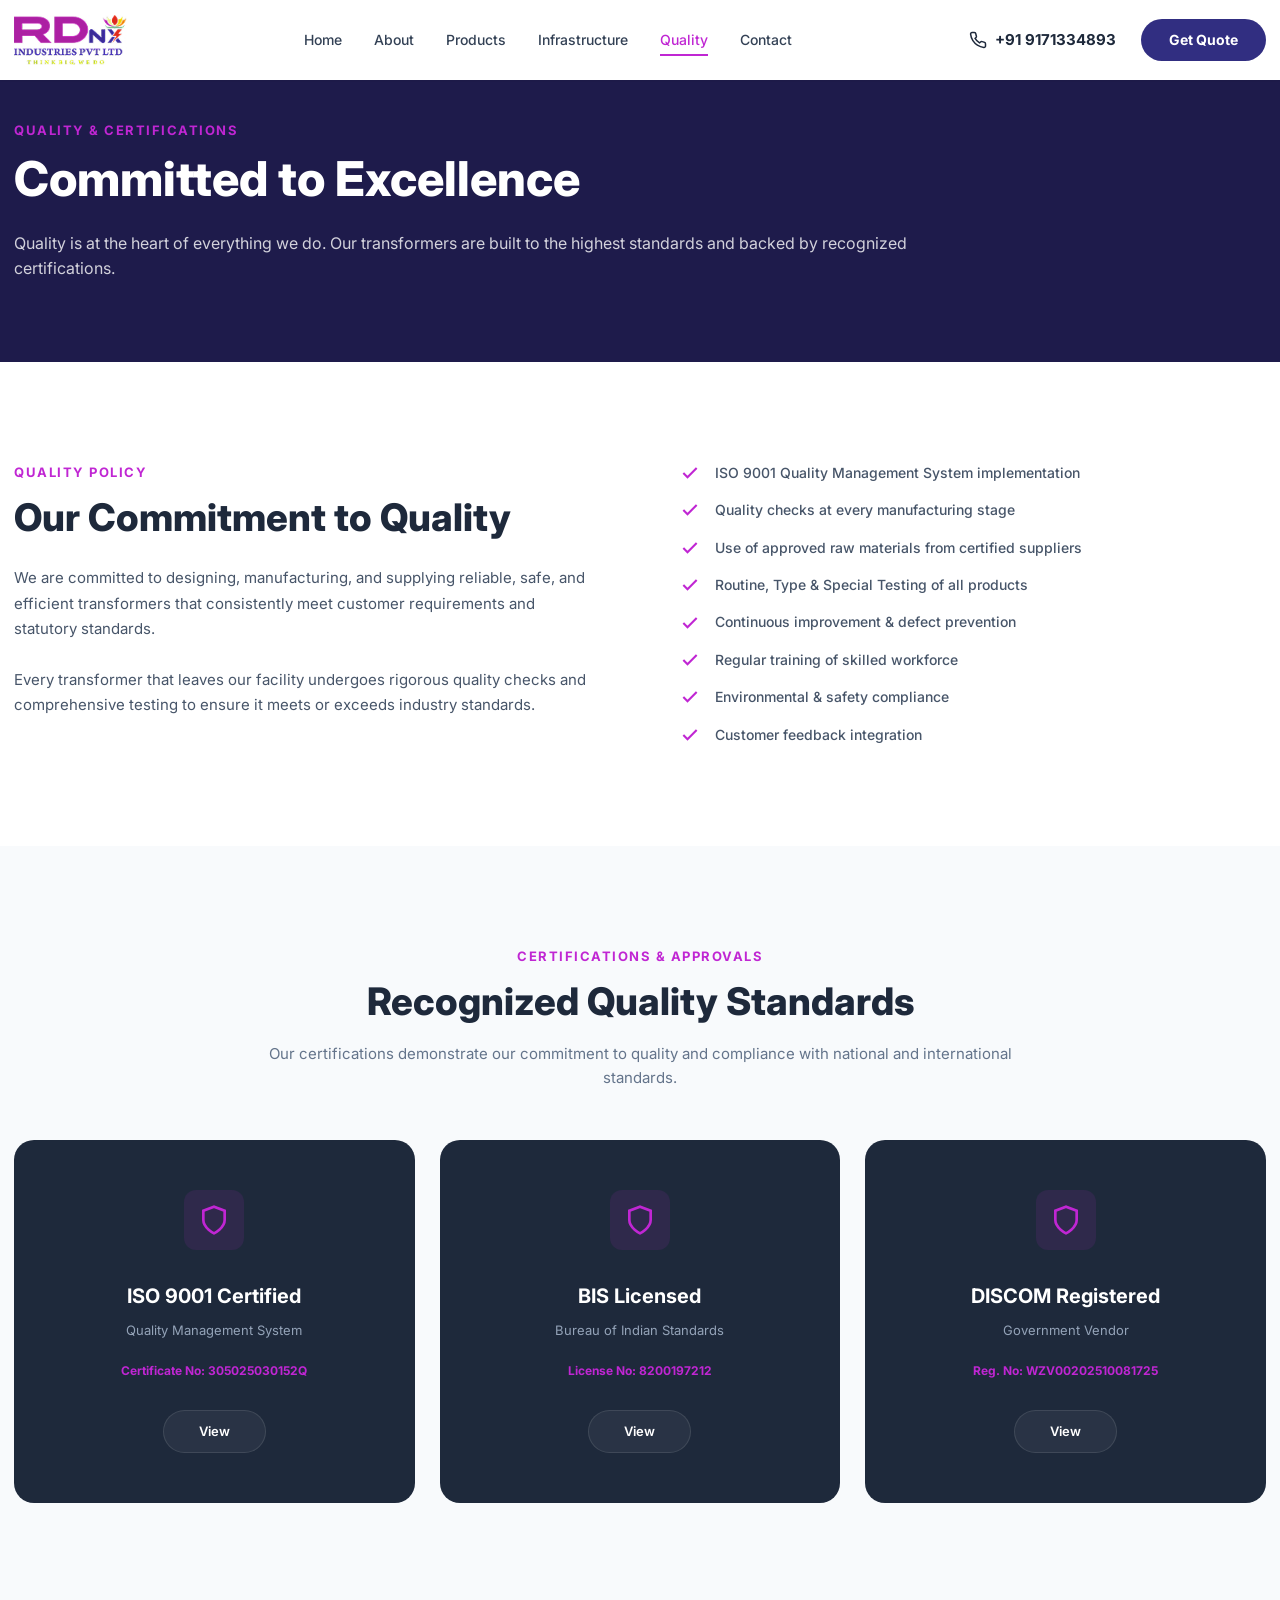
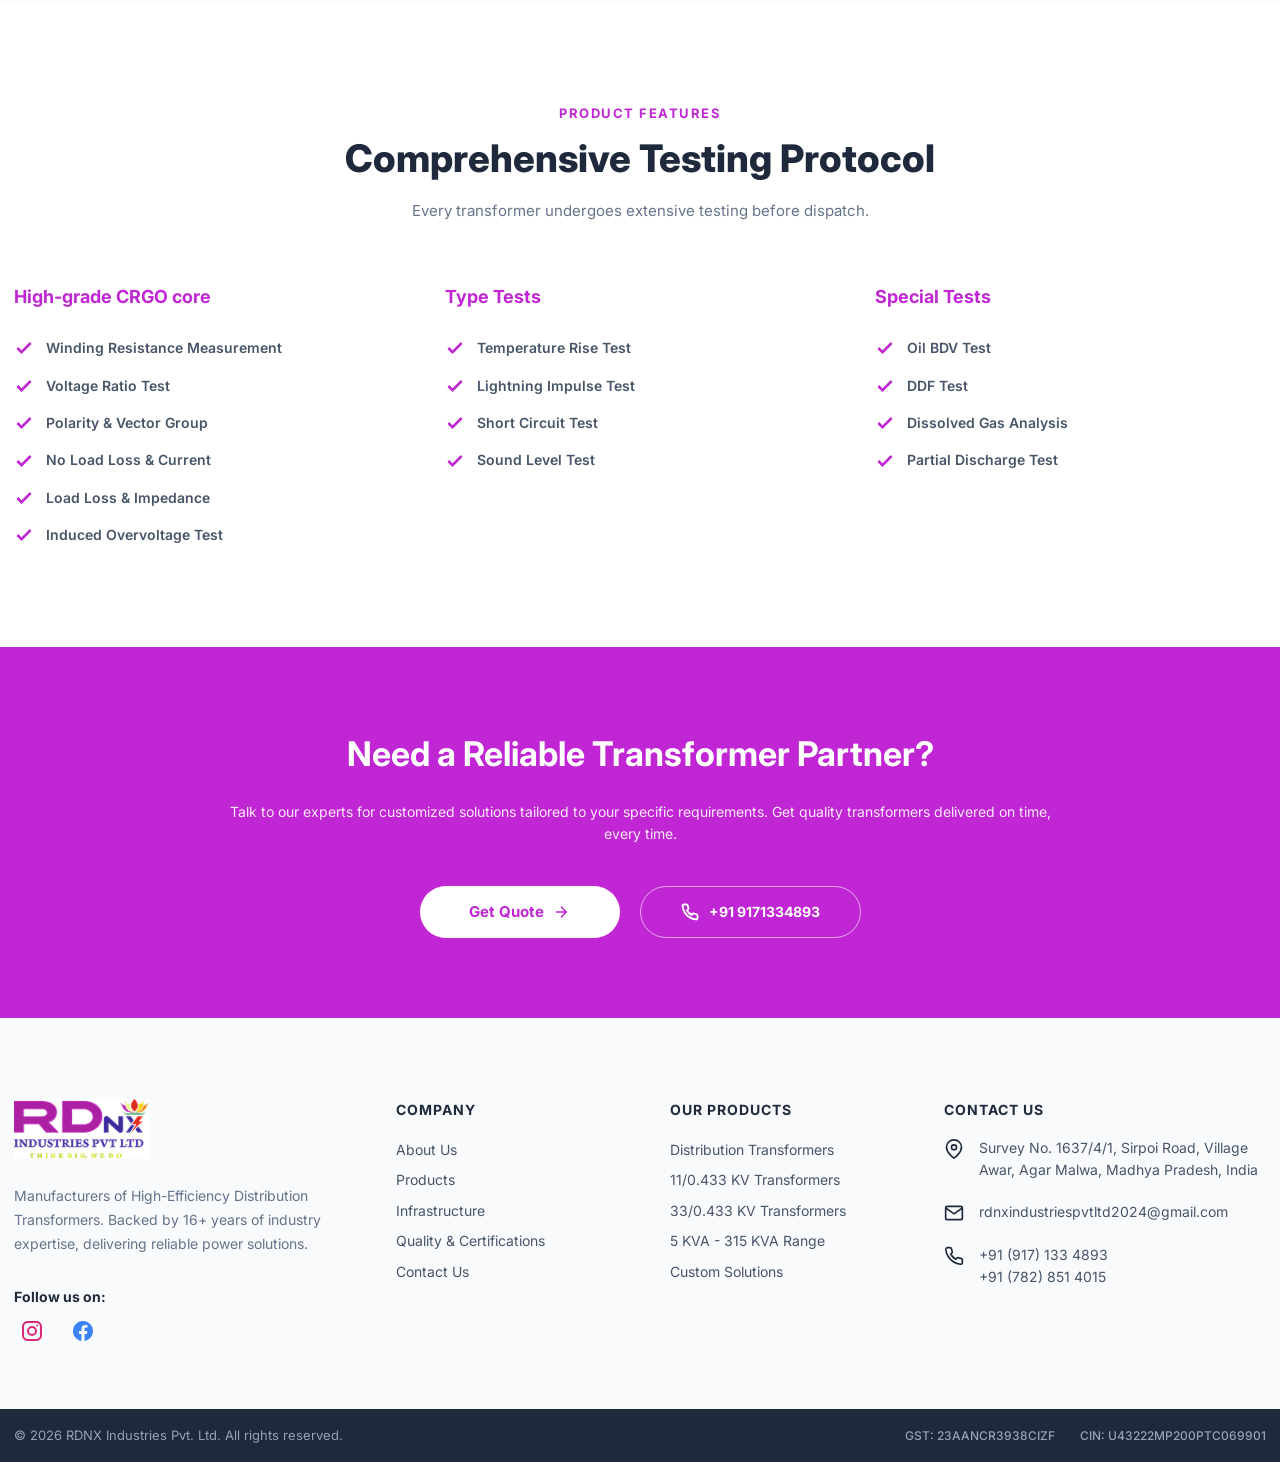
<file: quality.html>
<head>
    <meta charset="UTF-8">
    <meta name="viewport" content="width=device-width, initial-scale=1.0">

    <!-- Primary Meta Tags -->
    <title>Quality & Certifications | RDNX Industries - ISO 9001 & BIS Licensed</title>
    <meta name="title" content="Quality & Certifications | RDNX Industries - ISO 9001 & BIS Licensed">
    <meta name="description"
        content="Discover our rigorous quality policy and comprehensive testing protocols. ISO 9001 certified and BIS licensed distribution transformers manufacturing.">
    <meta name="keywords"
        content="ISO 9001 Certified Transformer, BIS Licensed Transformer, Transformer Testing Protocol, Routine Type Special Tests">
    <link rel="canonical" href="https://rdnx.in/quality">

    <!-- Open Graph / Facebook -->
    <meta property="og:type" content="website">
    <meta property="og:url" content="https://rdnx.in/quality">
    <meta property="og:title" content="Quality & Certifications | RDNX Industries - ISO 9001 & BIS Licensed">
    <meta property="og:description"
        content="Committed to excellence. Our transformers are built to the highest standards and backed by recognized certifications.">
    <meta property="og:image" content="https://rdnx.in/public/image%2014.jpg">

    <!-- Favicon -->
    <link rel="icon" type="image/png" href="/public/favicon/favicon-96x96.png" sizes="96x96" />
    <link rel="icon" type="image/svg+xml" href="/public/favicon/favicon.svg" />
    <link rel="shortcut icon" href="/public/favicon/favicon.ico" />
    <link rel="apple-touch-icon" sizes="180x180" href="/public/favicon/apple-touch-icon.png" />
    <meta name="apple-mobile-web-app-title" content="RDNX" />
    <link rel="manifest" href="/public/favicon/site.webmanifest" />

    <link rel="stylesheet" href="styles.css">
    <link rel="preconnect" href="https://fonts.googleapis.com">
    <link rel="preconnect" href="https://fonts.gstatic.com" crossorigin>
    <link href="https://fonts.googleapis.com/css2?family=Inter:wght@400;500;600;700;800&display=swap" rel="stylesheet">
</head>

<body>
    <!-- Header / Navigation -->
    <header class="header">
        <div class="container header-container">
            <a href="/" class="logo">
                <img src="/public/image 14.jpg" alt="RDNX Industries Logo" class="logo-img">
            </a>

            <nav class="nav" id="mainNav">
                <ul class="nav-list">
                    <li><a href="/" class="nav-link">Home</a></li>
                    <li><a href="about" class="nav-link">About</a></li>
                    <li><a href="products" class="nav-link">Products</a></li>
                    <li><a href="infrastructure" class="nav-link">Infrastructure</a></li>
                    <li><a href="quality" class="nav-link active">Quality</a></li>
                    <li><a href="contact" class="nav-link">Contact</a></li>
                </ul>
                <div class="mobile-menu-footer">
                    <a href="tel:+919171334893" class="mobile-phone-link">
                        <svg class="phone-icon" viewBox="0 0 24 24" fill="none" stroke="currentColor" stroke-width="2">
                            <path
                                d="M22 16.92v3a2 2 0 0 1-2.18 2 19.79 19.79 0 0 1-8.63-3.07 19.5 19.5 0 0 1-6-6 19.79 19.79 0 0 1-3.07-8.67A2 2 0 0 1 4.11 2h3a2 2 0 0 1 2 1.72 12.84 12.84 0 0 0 .7 2.81 2 2 0 0 1-.45 2.11L8.09 9.91a16 16 0 0 0 6 6l1.27-1.27a2 2 0 0 1 2.11-.45 12.84 12.84 0 0 0 2.81.7A2 2 0 0 1 22 16.92z" />
                        </svg>
                        +91 9171334893
                    </a>
                    <a href="contact" class="mobile-quote-btn">Get Quote</a>
                </div>
            </nav>

            <div class="header-actions">
                <a href="tel:+919171334893" class="phone-link">
                    <svg class="phone-icon" viewBox="0 0 24 24" fill="none" stroke="currentColor" stroke-width="2">
                        <path
                            d="M22 16.92v3a2 2 0 0 1-2.18 2 19.79 19.79 0 0 1-8.63-3.07 19.5 19.5 0 0 1-6-6 19.79 19.79 0 0 1-3.07-8.67A2 2 0 0 1 4.11 2h3a2 2 0 0 1 2 1.72 12.84 12.84 0 0 0 .7 2.81 2 2 0 0 1-.45 2.11L8.09 9.91a16 16 0 0 0 6 6l1.27-1.27a2 2 0 0 1 2.11-.45 12.84 12.84 0 0 0 2.81.7A2 2 0 0 1 22 16.92z" />
                    </svg>
                    +91 9171334893
                </a>
                <a href="contact" class="btn btn-primary">Get Quote</a>
            </div>

            <button class="mobile-menu-toggle" id="mobileMenuToggle" aria-label="Toggle menu">
                <span class="hamburger-line"></span>
                <span class="hamburger-line"></span>
                <span class="hamburger-line"></span>
            </button>
        </div>
    </header>

    <!-- Sub-Hero -->
    <section class="sub-hero">
        <div class="container hero-sub-content">
            <span class="section-subtitle magenta">QUALITY & CERTIFICATIONS</span>
            <h1 class="hero-sub-title">Committed to Excellence</h1>
            <p class="hero-sub-description">Quality is at the heart of everything we do. Our transformers are built to
                the highest standards and backed by recognized certifications.</p>
        </div>
    </section>

    <!-- Our Commitment to Quality -->
    <section class="quality-policy-section">
        <div class="container quality-policy-grid">
            <div class="quality-text-side">
                <span class="section-subtitle magenta">QUALITY POLICY</span>
                <h2 class="section-title">Our Commitment to Quality</h2>
                <p>We are committed to designing, manufacturing, and supplying reliable, safe, and efficient
                    transformers that consistently meet customer requirements and statutory standards.</p>
                <p>Every transformer that leaves our facility undergoes rigorous quality checks and comprehensive
                    testing to ensure it meets or exceeds industry standards.</p>
            </div>

            <div class="quality-checklist-side">
                <ul class="quality-ul">
                    <li><svg class="check-magenta" viewBox="0 0 24 24" fill="none" stroke="currentColor"
                            stroke-width="2.5">
                            <polyline points="20 6 9 17 4 12"></polyline>
                        </svg> ISO 9001 Quality Management System implementation</li>
                    <li><svg class="check-magenta" viewBox="0 0 24 24" fill="none" stroke="currentColor"
                            stroke-width="2.5">
                            <polyline points="20 6 9 17 4 12"></polyline>
                        </svg> Quality checks at every manufacturing stage</li>
                    <li><svg class="check-magenta" viewBox="0 0 24 24" fill="none" stroke="currentColor"
                            stroke-width="2.5">
                            <polyline points="20 6 9 17 4 12"></polyline>
                        </svg> Use of approved raw materials from certified suppliers</li>
                    <li><svg class="check-magenta" viewBox="0 0 24 24" fill="none" stroke="currentColor"
                            stroke-width="2.5">
                            <polyline points="20 6 9 17 4 12"></polyline>
                        </svg> Routine, Type & Special Testing of all products</li>
                    <li><svg class="check-magenta" viewBox="0 0 24 24" fill="none" stroke="currentColor"
                            stroke-width="2.5">
                            <polyline points="20 6 9 17 4 12"></polyline>
                        </svg> Continuous improvement & defect prevention</li>
                    <li><svg class="check-magenta" viewBox="0 0 24 24" fill="none" stroke="currentColor"
                            stroke-width="2.5">
                            <polyline points="20 6 9 17 4 12"></polyline>
                        </svg> Regular training of skilled workforce</li>
                    <li><svg class="check-magenta" viewBox="0 0 24 24" fill="none" stroke="currentColor"
                            stroke-width="2.5">
                            <polyline points="20 6 9 17 4 12"></polyline>
                        </svg> Environmental & safety compliance</li>
                    <li><svg class="check-magenta" viewBox="0 0 24 24" fill="none" stroke="currentColor"
                            stroke-width="2.5">
                            <polyline points="20 6 9 17 4 12"></polyline>
                        </svg> Customer feedback integration</li>
                </ul>
            </div>
        </div>
    </section>

    <!-- Recognized Quality Standards -->
    <section class="certifications-grid-section">
        <div class="container">
            <div class="section-header text-center">
                <span class="section-subtitle magenta">CERTIFICATIONS & APPROVALS</span>
                <h2 class="section-title">Recognized Quality Standards</h2>
                <p class="section-description">Our certifications demonstrate our commitment to quality and compliance
                    with national and international standards.</p>
            </div>

            <div class="cert-cards-container">
                <div class="cert-item-card">
                    <div class="cert-icon-box">
                        <svg viewBox="0 0 24 24" fill="none" stroke="currentColor" stroke-width="2">
                            <path d="M12 22s8-4 8-10V5l-8-3-8 3v7c0 6 8 10 8 10z" />
                        </svg>
                    </div>
                    <h3 class="cert-item-title">ISO 9001 Certified</h3>
                    <p class="cert-item-desc">Quality Management System</p>
                    <span class="cert-item-no">Certificate No: 305025030152Q</span>
                    <a href="/public/ISO Certification.pdf" target="_blank" class="btn-view-cert">View</a>
                </div>

                <div class="cert-item-card">
                    <div class="cert-icon-box">
                        <svg viewBox="0 0 24 24" fill="none" stroke="currentColor" stroke-width="2">
                            <path d="M12 22s8-4 8-10V5l-8-3-8 3v7c0 6 8 10 8 10z" />
                        </svg>
                    </div>
                    <h3 class="cert-item-title">BIS Licensed</h3>
                    <p class="cert-item-desc">Bureau of Indian Standards</p>
                    <span class="cert-item-no">License No: 8200197212</span>
                    <a href="/public/BIS Certification RDNX- 1180 Pt1_0001.pdf" target="_blank"
                        class="btn-view-cert">View</a>
                </div>

                <div class="cert-item-card">
                    <div class="cert-icon-box">
                        <svg viewBox="0 0 24 24" fill="none" stroke="currentColor" stroke-width="2">
                            <path d="M12 22s8-4 8-10V5l-8-3-8 3v7c0 6 8 10 8 10z" />
                        </svg>
                    </div>
                    <h3 class="cert-item-title">DISCOM Registered</h3>
                    <p class="cert-item-desc">Government Vendor</p>
                    <span class="cert-item-no">Reg. No: WZV00202510081725</span>
                    <a href="/public/MPPKVVCL Discom vendor_registration_RDNX_INDUSTRIES.pdf" target="_blank"
                        class="btn-view-cert">View</a>
                </div>
            </div>
        </div>
    </section>

    <!-- Testing Protocol -->
    <section class="testing-protocol-section">
        <div class="container">
            <div class="section-header text-center">
                <span class="section-subtitle magenta">PRODUCT FEATURES</span>
                <h2 class="section-title">Comprehensive Testing Protocol</h2>
                <p class="section-description">Every transformer undergoes extensive testing before dispatch.</p>
            </div>

            <div class="testing-grid">
                <div class="testing-col">
                    <h3 class="testing-title">High-grade CRGO core</h3>
                    <ul class="test-list">
                        <li><svg class="check-magenta" viewBox="0 0 24 24" fill="none" stroke="currentColor"
                                stroke-width="3">
                                <polyline points="20 6 9 17 4 12"></polyline>
                            </svg> Winding Resistance Measurement</li>
                        <li><svg class="check-magenta" viewBox="0 0 24 24" fill="none" stroke="currentColor"
                                stroke-width="3">
                                <polyline points="20 6 9 17 4 12"></polyline>
                            </svg> Voltage Ratio Test</li>
                        <li><svg class="check-magenta" viewBox="0 0 24 24" fill="none" stroke="currentColor"
                                stroke-width="3">
                                <polyline points="20 6 9 17 4 12"></polyline>
                            </svg> Polarity & Vector Group</li>
                        <li><svg class="check-magenta" viewBox="0 0 24 24" fill="none" stroke="currentColor"
                                stroke-width="3">
                                <polyline points="20 6 9 17 4 12"></polyline>
                            </svg> No Load Loss & Current</li>
                        <li><svg class="check-magenta" viewBox="0 0 24 24" fill="none" stroke="currentColor"
                                stroke-width="3">
                                <polyline points="20 6 9 17 4 12"></polyline>
                            </svg> Load Loss & Impedance</li>
                        <li><svg class="check-magenta" viewBox="0 0 24 24" fill="none" stroke="currentColor"
                                stroke-width="3">
                                <polyline points="20 6 9 17 4 12"></polyline>
                            </svg> Induced Overvoltage Test</li>
                    </ul>
                </div>

                <div class="testing-col">
                    <h3 class="testing-title">Type Tests</h3>
                    <ul class="test-list">
                        <li><svg class="check-magenta" viewBox="0 0 24 24" fill="none" stroke="currentColor"
                                stroke-width="3">
                                <polyline points="20 6 9 17 4 12"></polyline>
                            </svg> Temperature Rise Test</li>
                        <li><svg class="check-magenta" viewBox="0 0 24 24" fill="none" stroke="currentColor"
                                stroke-width="3">
                                <polyline points="20 6 9 17 4 12"></polyline>
                            </svg> Lightning Impulse Test</li>
                        <li><svg class="check-magenta" viewBox="0 0 24 24" fill="none" stroke="currentColor"
                                stroke-width="3">
                                <polyline points="20 6 9 17 4 12"></polyline>
                            </svg> Short Circuit Test</li>
                        <li><svg class="check-magenta" viewBox="0 0 24 24" fill="none" stroke="currentColor"
                                stroke-width="3">
                                <polyline points="20 6 9 17 4 12"></polyline>
                            </svg> Sound Level Test</li>
                    </ul>
                </div>

                <div class="testing-col">
                    <h3 class="testing-title">Special Tests</h3>
                    <ul class="test-list">
                        <li><svg class="check-magenta" viewBox="0 0 24 24" fill="none" stroke="currentColor"
                                stroke-width="3">
                                <polyline points="20 6 9 17 4 12"></polyline>
                            </svg> Oil BDV Test</li>
                        <li><svg class="check-magenta" viewBox="0 0 24 24" fill="none" stroke="currentColor"
                                stroke-width="3">
                                <polyline points="20 6 9 17 4 12"></polyline>
                            </svg> DDF Test</li>
                        <li><svg class="check-magenta" viewBox="0 0 24 24" fill="none" stroke="currentColor"
                                stroke-width="3">
                                <polyline points="20 6 9 17 4 12"></polyline>
                            </svg> Dissolved Gas Analysis</li>
                        <li><svg class="check-magenta" viewBox="0 0 24 24" fill="none" stroke="currentColor"
                                stroke-width="3">
                                <polyline points="20 6 9 17 4 12"></polyline>
                            </svg> Partial Discharge Test</li>
                    </ul>
                </div>
            </div>
        </div>
    </section>

    <!-- Footer CTA Section -->
    <section class="footer-cta no-margin">
        <div class="container text-center">
            <h2 class="cta-title">Need a Reliable Transformer Partner?</h2>
            <p class="cta-description">Talk to our experts for customized solutions tailored to your specific
                requirements. Get quality transformers delivered on time, every time.</p>

            <div class="cta-actions">
                <a href="contact" class="btn btn-cta-primary">
                    Get Quote
                    <svg class="btn-arrow" viewBox="0 0 24 24" fill="none" stroke="currentColor" stroke-width="2">
                        <path d="M5 12h14M12 5l7 7-7 7" />
                    </svg>
                </a>
                <a href="tel:+919171334893" class="btn btn-cta-phone">
                    <svg class="phone-icon-mini" viewBox="0 0 24 24" fill="none" stroke="currentColor"
                        stroke-width="2.5">
                        <path
                            d="M22 16.92v3a2 2 0 0 1-2.18 2 19.79 19.79 0 0 1-8.63-3.07 19.5 19.5 0 0 1-6-6 19.79 19.79 0 0 1-3.07-8.67A2 2 0 0 1 4.11 2h3a2 2 0 0 1 2 1.72 12.84 12.84 0 0 0 .7 2.81 2 2 0 0 1-.45 2.11L8.09 9.91a16 16 0 0 0 6 6l1.27-1.27a2 2 0 0 1 2.11-.45 12.84 12.84 0 0 0 2.81.7A2 2 0 0 1 22 16.92z" />
                    </svg>
                    +91 9171334893
                </a>
            </div>
        </div>
    </section>

    <!-- Footer -->
    <footer class="footer">
        <div class="container footer-container">
            <div class="footer-col brand-col">
                <a href="/" class="logo footer-logo">
                    <img src="/public/image 14.jpg" alt="RDNX Industries Logo" class="logo-img">
                </a>
                <p class="footer-description">
                    Manufacturers of High-Efficiency Distribution Transformers. Backed by 16+
                    years of industry expertise, delivering reliable power solutions.
                </p>
                <div class="footer-social">
                    <span class="social-label">Follow us on:</span>
                    <div class="social-links">
                        <a href="https://www.instagram.com/rdnxindustriespvtltdagarmalwa/" class="social-link"
                            target="_blank" aria-label="Instagram">
                            <svg viewBox="0 0 24 24" fill="currentColor">
                                <path
                                    d="M7.8,2H16.2C19.4,2 22,4.6 22,7.8V16.2C22,19.4 19.4,22 16.2,22H7.8C4.6,22 2,19.4 2,16.2V7.8C2,4.6 4.6,2 7.8,2M7.6,4C5.6,4 4,5.6 4,7.6V16.4C4,18.4 5.6,20 7.6,20H16.4C18.4,20 20,18.4 20,16.4V7.6C20,5.6 18.4,4 16.4,4H7.6M17.2,5.5A1,1 0 0,1 18.2,6.5A1,1 0 0,1 17.2,7.5A1,1 0 0,1 16.2,6.5A1,1 0 0,1 17.2,5.5M12,7A5,5 0 0,1 17,12A5,5 0 0,1 12,17A5,5 0 0,1 7,12A5,5 0 0,1 12,7M12,9A3,3 0 0,0 9,12A3,3 0 0,0 12,15A3,3 0 0,0 15,12A3,3 0 0,0 12,9Z" />
                            </svg>
                        </a>
                        <a href="https://www.facebook.com/people/Rdnx-Agar-Malwa/61565775354511/" class="social-link"
                            target="_blank" aria-label="Facebook">
                            <svg viewBox="0 0 24 24" fill="currentColor">
                                <path
                                    d="M12 2.04C6.5 2.04 2 6.53 2 12.06C2 17.06 5.66 21.21 10.44 21.96V14.96H7.9V12.06H10.44V9.85C10.44 7.34 11.93 5.96 14.22 5.96C15.31 5.96 16.45 6.15 16.45 6.15V8.62H15.19C13.95 8.62 13.56 9.39 13.56 10.18V12.06H16.34L15.89 14.96H13.56V21.96C18.34 21.21 22 17.06 22 12.06C22 6.53 17.5 2.04 12 2.04Z" />
                            </svg>
                        </a>
                    </div>
                </div>
            </div>

            <div class="footer-col links-col">
                <h4 class="footer-title">COMPANY</h4>
                <ul class="footer-links">
                    <li><a href="about">About Us</a></li>
                    <li><a href="products">Products</a></li>
                    <li><a href="infrastructure">Infrastructure</a></li>
                    <li><a href="quality">Quality & Certifications</a></li>
                    <li><a href="contact">Contact Us</a></li>
                </ul>
            </div>

            <div class="footer-col links-col">
                <h4 class="footer-title">OUR PRODUCTS</h4>
                <ul class="footer-links">
                    <li><a href="products">Distribution Transformers</a></li>
                    <li><a href="products">11/0.433 KV Transformers</a></li>
                    <li><a href="products">33/0.433 KV Transformers</a></li>
                    <li><a href="products">5 KVA - 315 KVA Range</a></li>
                    <li><a href="products">Custom Solutions</a></li>
                </ul>
            </div>

            <div class="footer-col contact-col">
                <h4 class="footer-title">CONTACT US</h4>
                <div class="footer-contact-items">
                    <div class="contact-item">
                        <svg class="contact-icon" viewBox="0 0 24 24" fill="none" stroke="currentColor"
                            stroke-width="2">
                            <path d="M21 10c0 7-9 13-9 13s-9-6-9-13a9 9 0 0118 0z" />
                            <circle cx="12" cy="10" r="3" />
                        </svg>
                        <p>Survey No. 1637/4/1, Sirpoi Road, Village Awar, Agar Malwa, Madhya Pradesh, India</p>
                    </div>
                    <div class="contact-item">
                        <svg class="contact-icon" viewBox="0 0 24 24" fill="none" stroke="currentColor"
                            stroke-width="2">
                            <path d="M4 4h16c1.1 0 2 .9 2 2v12c0 1.1-.9 2-2 2H4c-1.1 0-2-.9-2-2V6c0-1.1.9-2 2-2z" />
                            <polyline points="22,6 12,13 2,6" />
                        </svg>
                        <p>rdnxindustriespvtltd2024@gmail.com</p>
                    </div>
                    <div class="contact-item">
                        <svg class="contact-icon" viewBox="0 0 24 24" fill="none" stroke="currentColor"
                            stroke-width="2">
                            <path
                                d="M22 16.92v3a2 2 0 0 1-2.18 2 19.79 19.79 0 0 1-8.63-3.07 19.5 19.5 0 0 1-6-6 19.79 19.79 0 0 1-3.07-8.67A2 2 0 0 1 4.11 2h3a2 2 0 0 1 2 1.72 12.84 12.84 0 0 0 .7 2.81 2 2 0 0 1-.45 2.11L8.09 9.91a16 16 0 0 0 6 6l1.27-1.27a2 2 0 0 1 2.11-.45 12.84 12.84 0 0 0 2.81.7A2 2 0 0 1 22 16.92z" />
                        </svg>
                        <div class="phone-numbers">
                            <p>+91 (917) 133 4893</p>
                            <p>+91 (782) 851 4015</p>
                        </div>
                    </div>
                </div>
            </div>
        </div>

        <div class="sub-footer">
            <div class="container sub-footer-container">
                <p class="copyright">&copy; 2026 RDNX Industries Pvt. Ltd. All rights reserved.</p>
                <div class="registration-info">
                    <span>GST: 23AANCR3938CIZF</span>
                    <span>CIN: U43222MP200PTC069901</span>
                </div>
            </div>
        </div>
    </footer>

    <script src="script.js"></script>
</body>

</html>
</file>
<file: styles.css>
/* ===== CSS Variables ===== */
:root {
    --color-primary: #AC20A3;
    --color-primary-dark: #8e1a86;
    --color-primary-light: #c43bb9;
    --color-accent: #3B2B98;
    --color-magenta: #AC20A3;
    --color-magenta-light: rgba(172, 32, 163, 0.05);
    --color-white: #ffffff;
    --color-dark: #0f172a;
    --color-gray-100: #f1f5f9;
    --color-gray-200: #e2e8f0;
    --color-gray-300: #cbd5e1;
    --color-gray-400: #94a3b8;
    --color-gray-500: #64748b;
    --color-gray-600: #475569;
    --color-gray-700: #334155;
    --color-gray-800: #1e293b;
    --color-gray-900: #0f172a;
    
    --gradient-hero: linear-gradient(135deg, rgba(172, 32, 163, 0.95) 0%, rgba(59, 43, 152, 0.8) 50%, transparent 100%);
    --gradient-primary: linear-gradient(135deg, var(--color-primary) 0%, var(--color-accent) 100%);
    
    --font-family: 'Inter', -apple-system, BlinkMacSystemFont, 'Segoe UI', Roboto, sans-serif;
    
    --shadow-sm: 0 1px 2px 0 rgb(0 0 0 / 0.05);
    --shadow-md: 0 4px 6px -1px rgb(0 0 0 / 0.1), 0 2px 4px -2px rgb(0 0 0 / 0.1);
    --shadow-lg: 0 10px 15px -3px rgb(0 0 0 / 0.1), 0 4px 6px -4px rgb(0 0 0 / 0.1);
    --shadow-xl: 0 20px 25px -5px rgb(0 0 0 / 0.1), 0 8px 10px -6px rgb(0 0 0 / 0.1);
    
    --transition-fast: 150ms ease;
    --transition-base: 250ms ease;
    --transition-slow: 350ms ease;
    
    --container-max: 1280px;
    --header-height: 80px;
}

/* ===== Reset & Base ===== */
*,
*::before,
*::after {
    box-sizing: border-box;
    margin: 0;
    padding: 0;
}

html {
    scroll-behavior: smooth;
    -webkit-text-size-adjust: 100%;
    overflow-x: hidden;
}

body {
    font-family: var(--font-family);
    font-size: 16px;
    line-height: 1.6;
    color: var(--color-gray-800);
    background-color: var(--color-white);
    -webkit-font-smoothing: antialiased;
    -moz-osx-font-smoothing: grayscale;
    overflow-x: hidden;
}

a {
    text-decoration: none;
    color: inherit;
    transition: color var(--transition-fast);
}

ul {
    list-style: none;
}

img {
    max-width: 100%;
    height: auto;
    display: block;
}

button {
    font-family: inherit;
    border: none;
    background: none;
    cursor: pointer;
}

/* ===== Utility Classes ===== */
.container {
    width: 100%;
    max-width: var(--container-max);
    margin: 0 auto;
    padding: 0 14px;
}

/* ===== Button Styles ===== */
.btn {
    display: inline-flex;
    align-items: center;
    justify-content: center;
    gap: 8px;
    padding: 12px 24px;
    font-size: 14px;
    font-weight: 600;
    border-radius: 8px;
    transition: all var(--transition-base);
    cursor: pointer;
    white-space: nowrap;
}

.btn-primary {
    background: var(--color-primary);
    color: var(--color-white);
}

.btn-primary:hover {
    background: var(--color-primary-dark);
    transform: translateY(-1px);
    box-shadow: var(--shadow-md);
}

.btn-magenta {
    background-color: #c026d3;
    color: var(--color-white);
    border-radius: 30px;
    font-weight: 700;
}

.btn-magenta:hover {
    background-color: #a21caf;
    transform: translateY(-2px);
    box-shadow: 0 4px 12px rgba(192, 38, 211, 0.2);
}

.btn-outline-magenta {
    background: transparent;
    border: 2px solid #c026d3;
    color: #c026d3;
    border-radius: 30px;
    font-weight: 700;
}

.btn-outline-magenta:hover {
    background-color: #fdf2f8;
    transform: translateY(-2px);
}

.btn-cta-primary {
    background: var(--color-white);
    color: var(--color-primary);
    padding: 14px 28px;
    font-size: 15px;
    border-radius: 30px;
}

.btn-cta-primary:hover {
    background: var(--color-gray-100);
    transform: translateY(-2px);
    box-shadow: var(--shadow-lg);
}

.btn-cta-primary .btn-arrow {
    width: 18px;
    height: 18px;
    transition: transform var(--transition-fast);
}

.btn-cta-primary:hover .btn-arrow {
    transform: translateX(4px);
}

.btn-cta-secondary {
    background: transparent;
    color: var(--color-white);
    border: 2px solid var(--color-white);
    padding: 12px 28px;
    font-size: 15px;
    border-radius: 30px;
}

.btn-cta-secondary:hover {
    background: rgba(255, 255, 255, 0.1);
    transform: translateY(-2px);
}

/* ===== Header Styles ===== */
.header {
    position: fixed;
    top: 0;
    left: 0;
    right: 0;
    z-index: 1000;
    background: var(--color-white);
    box-shadow: var(--shadow-sm);
    height: var(--header-height);
}

.header-container {
    display: flex;
    align-items: center;
    justify-content: space-between;
    height: 100%;
}

/* Logo */
.logo {
    display: flex;
    align-items: center;
}

.logo-img {
    height: 50px;
    width: auto;
    object-fit: contain;
}

.footer-logo .logo-img {
    height: 60px;
}

/* Navigation */
.nav {
    display: flex;
    align-items: center;
}

.nav-list {
    display: flex;
    align-items: center;
    gap: 32px;
}

.nav-link {
    font-size: 14px;
    font-weight: 500;
    color: var(--color-gray-700);
    position: relative;
    padding: 8px 0;
}

.nav-link::after {
    content: '';
    position: absolute;
    bottom: 0;
    left: 0;
    width: 0;
    height: 2px;
    background: var(--color-primary);
    transition: width var(--transition-base);
}

.nav-link:hover,
.nav-link.active {
    color: #c026d3; /* Magenta active state */
}

.nav-link:hover::after,
.nav-link.active::after {
    width: 100%;
    background: #c026d3;
}

/* Header Actions */
.header-actions {
    display: flex;
    align-items: center;
    gap: 25px;
}

.phone-link {
    display: flex;
    align-items: center;
    gap: 8px;
    font-size: 15px;
    font-weight: 700;
    color: #1e293b;
}

.phone-link:hover {
    color: #c026d3;
}

.phone-icon {
    width: 18px;
    height: 18px;
    color: #1e293b;
}

.header .btn-primary {
    background-color: #312e81; /* Dark indigo */
    color: var(--color-white);
    padding: 10px 28px;
    border-radius: 30px; /* Pill shape */
    font-size: 14px;
    font-weight: 700;
}

.header .btn-primary:hover {
    background-color: #1e1b4b;
    transform: translateY(-2px);
    box-shadow: 0 4px 12px rgba(49, 46, 129, 0.2);
}

.mobile-menu-footer {
    display: none;
}

/* Mobile Menu Toggle */
.mobile-menu-toggle {
    display: none;
    flex-direction: column;
    justify-content: center;
    gap: 5px;
    width: 32px;
    height: 32px;
    padding: 4px;
    z-index: 1100;
}

.hamburger-line {
    width: 100%;
    height: 2px;
    background: #1e293b;
    border-radius: 2px;
    transition: all var(--transition-base);
}

.mobile-menu-toggle.active .hamburger-line:nth-child(1) {
    transform: rotate(45deg) translate(5px, 5px);
}

.mobile-menu-toggle.active .hamburger-line:nth-child(2) {
    opacity: 0;
}

.mobile-menu-toggle.active .hamburger-line:nth-child(3) {
    transform: rotate(-45deg) translate(5px, -5px);
}

@media (max-width: 991px) {
    .mobile-menu-toggle { display: flex; }
    .nav {
        position: fixed;
        top: 0;
        right: -100%;
        width: 300px;
        height: 100vh;
        background: var(--color-white);
        padding: 100px 40px 40px;
        box-shadow: -10px 0 30px rgba(0,0,0,0.1);
        transition: right 0.4s ease;
        display: block;
        z-index: 1050;
    }

    .nav.active { right: 0; }

    .nav-list {
        flex-direction: column;
        align-items: flex-start;
        gap: 30px;
    }

    .nav-link { font-size: 18px; font-weight: 700; color: #1e293b; }
    .nav-link.active { color: #c026d3; }

    /* Mobile Menu Actions */
    .mobile-menu-footer {
        margin-top: 50px;
        border-top: 1px solid #f1f5f9;
        padding-top: 40px;
        display: flex;
        flex-direction: column;
        gap: 15px;
    }

    .mobile-phone-link {
        display: flex;
        align-items: center;
        justify-content: center;
        gap: 10px;
        background-color: #fdf2f8;
        color: #1e293b;
        padding: 15px;
        border-radius: 50px;
        font-weight: 700;
        font-size: 15px;
    }

    .mobile-quote-btn {
        background-color: #312e81;
        color: var(--color-white);
        text-align: center;
        padding: 15px;
        border-radius: 50px;
        font-weight: 700;
        font-size: 15px;
    }

    .header-actions { display: none; }
}

/* ===== Hero Section ===== */
.hero {
    position: relative;
    min-height: 100vh;
    display: flex;
    align-items: center;
    padding-top: var(--header-height);
    overflow: hidden;
}

.hero-bg {
    position: absolute;
    inset: 0;
    z-index: -1;
}

.hero-bg-image {
    width: 100%;
    height: 100%;
    object-fit: cover;
    object-position: center;
}

.hero-overlay {
    position: absolute;
    inset: 0;
    background: var(--gradient-hero);
}

.hero-container {
    position: relative;
    z-index: 1;
}

.hero-content {
    max-width: 680px;
    padding: 60px 0;
}

/* Hero Badge */
.hero-badge {
    display: inline-flex;
    align-items: center;
    gap: 8px;
    padding: 8px 16px;
    background: rgba(255, 255, 255, 0.15);
    backdrop-filter: blur(10px);
    border-radius: 30px;
    font-size: 13px;
    font-weight: 500;
    color: var(--color-white);
    margin-bottom: 24px;
    animation: fadeInUp 0.6s ease-out;
}

.badge-icon {
    width: 16px;
    height: 16px;
    color: #fbbf24;
}

/* Hero Title */
.hero-title {
    font-size: 44px;
    font-weight: 700;
    line-height: 1.15;
    color: var(--color-white);
    margin-bottom: 20px;
    animation: fadeInUp 0.6s ease-out 0.1s backwards;
}

.hero-title-highlight {
    color: var(--color-white);
}

/* Hero Description */
.hero-description {
    font-size: 14px;
    line-height: 1.7;
    color: rgba(255, 255, 255, 0.85);
    margin-bottom: 32px;
    animation: fadeInUp 0.6s ease-out 0.2s backwards;
}

/* Hero CTA */
.hero-cta {
    display: flex;
    flex-wrap: nowrap;
    align-items: center;
    gap: 16px;
    margin-bottom: 60px;
    animation: fadeInUp 0.6s ease-out 0.3s backwards;
}

/* Mobile media query for Hero CTA */
@media (max-width: 768px) { /* Assuming a common breakpoint for mobile */
    .hero-content {
        text-align: left;
    }

    .hero-cta {
        margin-bottom: 40px;
        flex-wrap: wrap;
        justify-content: flex-start;
        gap: 12px; /* Reduce gap slightly for mobile */
    }
    
    .hero-cta .btn {
        padding: 12px 20px; /* Slightly smaller padding to fit side by side */
        font-size: 14px;
        flex: 0 0 auto; /* Don't stretch */
    }
}

/* Hero Stats */
.hero-stats {
    display: flex;
    flex-wrap: wrap;
    gap: 40px;
    padding-top: 40px;
    border-top: 1px solid rgba(255, 255, 255, 0.2);
    animation: fadeInUp 0.6s ease-out 0.4s backwards;
}

.stat-item {
    display: flex;
    flex-direction: column;
    gap: 4px;
}

.stat-number {
    font-size: 36px;
    font-weight: 700;
    color: var(--color-white);
    line-height: 1;
    background: linear-gradient(135deg, #a78bfa 0%, #c4b5fd 100%);
    -webkit-background-clip: text;
    -webkit-text-fill-color: transparent;
    background-clip: text;
}

.stat-label {
    font-size: 13px;
    color: rgba(255, 255, 255, 0.7);
    font-weight: 400;
}

/* ===== Animations ===== */
@keyframes fadeInUp {
    from {
        opacity: 0;
        transform: translateY(30px);
    }
    to {
        opacity: 1;
        transform: translateY(0);
    }
}

/* ===== About Section ===== */
.about {
    padding: 100px 0;
    background-color: var(--color-white);
}

.about-container {
    display: grid;
    grid-template-columns: 1fr 1fr;
    gap: 80px;
    align-items: center;
}

/* About Left Content */
.about-label {
    display: block;
    font-size: 14px;
    font-weight: 700;
    color: var(--color-primary);
    margin-bottom: 16px;
    text-transform: uppercase;
    letter-spacing: 1px;
    text-align: start;
}

.about-title {
    font-size: 42px;
    font-weight: 800;
    text-align: start;
    line-height: 1.2;
    color: var(--color-dark);
    margin-bottom: 24px;
}

.about-description {
    font-size: 16px;
    text-align: start;
    line-height: 1.8;
    color: var(--color-gray-600);
    margin-bottom: 32px;
}

.about-description strong {
    color: var(--color-dark);
}

.btn-about {
    color: var(--color-primary);
    border: 1.5px solid var(--color-primary);
    padding: 14px 28px;
    border-radius: 30px;
    font-weight: 600;
    font-size: 15px;
    text-align: start !important;
}

.btn-about:hover {
    background: var(--color-primary);
    color: var(--color-white);
    transform: translateY(-2px);
    box-shadow: var(--shadow-md);
}

.btn-about .btn-arrow {
    width: 20px;
    height: 20px;
}

/* About Right Features */
.about-features {
    display: grid;
    grid-template-columns: repeat(2, 1fr);
    gap: 24px;
}

.feature-card {
    background: var(--color-white);
    padding: 32px;
    border-radius: 20px;
    box-shadow: 0 10px 40px rgba(0, 0, 0, 0.04);
    border: 1px solid var(--color-gray-100);
    transition: all var(--transition-base);
}

.feature-card:hover {
    transform: translateY(-5px);
    box-shadow: 0 20px 50px rgba(0, 0, 0, 0.08);
    border-color: var(--color-primary-light);
}

.feature-icon {
    width: 56px;
    height: 56px;
    background: rgba(124, 58, 237, 0.08);
    color: var(--color-primary);
    display: flex;
    align-items: center;
    justify-content: center;
    border-radius: 12px;
    margin-bottom: 20px;
    transition: all var(--transition-base);
}

.feature-card:hover .feature-icon {
    background: var(--color-primary);
    color: var(--color-white);
}

.feature-icon svg {
    width: 28px;
    height: 28px;
}

.feature-title {
    font-size: 18px;
    font-weight: 700;
    color: var(--color-dark);
    margin-bottom: 8px;
}

.feature-text {
    font-size: 14px;
    color: var(--color-gray-500);
    line-height: 1.5;
}

/* ===== Common Section Components ===== */
.section-header {
    margin-bottom: 50px;
}

.text-center {
    text-align: center;
}

.section-subtitle {
    display: block;
    font-size: 13px;
    font-weight: 700;
    color: #c026d3;
    margin-bottom: 12px;
    text-transform: uppercase;
    letter-spacing: 1.5px;
}

.section-title {
    font-size: 38px;
    font-weight: 800;
    line-height: 1.2;
    color: #1e293b;
    margin-bottom: 18px;
}

.section-description {
    font-size: 15px;
    color: #64748b;
    max-width: 750px;
    margin-left: auto;
    margin-right: auto;
    line-height: 1.6;
}

.badge {
    display: inline-block;
    padding: 6px 14px;
    border-radius: 20px;
    font-size: 11px;
    font-weight: 700;
}

.badge-purple {
    background: #fdf2f8;
    color: #db2777;
    border: 1px solid rgba(219, 39, 119, 0.1);
}

.btn-outline-primary {
    display: inline-flex;
    align-items: center;
    gap: 8px;
    color: #4338ca;
    border: 1px solid #c7d2fe;
    padding: 10px 38px;
    border-radius: 30px;
    font-weight: 600;
    font-size: 14px;
    background: transparent;
    transition: all var(--transition-base);
}

.btn-outline-primary:hover {
    border-color: #4338ca;
    background: #f5f3ff;
    transform: translateY(-2px);
}

.btn-outline-primary .btn-arrow {
    width: 20px;
    height: 20px;
    transition: transform var(--transition-fast);
}

.btn-outline-primary:hover .btn-arrow {
    transform: translateX(4px);
}

.check-icon {
    width: 18px;
    height: 18px;
    color: #db2777;
}

/* ===== Products Section ===== */
.products {
    padding: 60px 0;
    background-color: #f8f9fc;
}

.products-grid {
    display: grid;
    grid-template-columns: 1fr 300px;
    gap: 25px;
}

.product-main-card {
    background: var(--color-white);
    border-radius: 24px;
    padding: 50px;
    display: grid;
    grid-template-columns: 1.1fr 1fr;
    gap: 30px;
    align-items: center;
    box-shadow: 0 4px 20px rgba(0, 0, 0, 0.05);
}

.product-title {
    font-size: 24px;
    font-weight: 700;
    color: #1e293b;
    margin: 15px 0 25px;
    line-height: 1.3;
}

.product-specs {
    margin-bottom: 35px;
}

.product-specs li {
    display: flex;
    align-items: start;
    gap: 12px;
    font-size: 14px;
    color: #64748b;
    margin-bottom: 12px;
    font-weight: 500;
}

.product-image img {
    width: 100%;
    border-radius: 20px;
    object-fit: contain;
}

.products-sidebar {
    display: flex;
    flex-direction: column;
    gap: 25px;
}

.sidebar-card {
    background: var(--color-white);
    padding: 30px;
    border-radius: 20px;
    box-shadow: 0 4px 20px rgba(0, 0, 0, 0.05);
}

.sidebar-title {
    font-size: 18px;
    font-weight: 700;
    color: #1e293b;
    margin-bottom: 20px;
}

.sidebar-title.white {
    color: var(--color-white);
}

.tags-cloud {
    display: flex;
    flex-wrap: wrap;
    gap: 8px;
}

.tag {
    background: #f1f5f9;
    color: #475569;
    padding: 6px 12px;
    border-radius: 6px;
    font-size: 12px;
    font-weight: 600;
}

.custom-card {
    background: #c026d3;
    color: var(--color-white);
    display: flex;
    flex-direction: column;
    gap: 15px;
}

.sidebar-text {
    font-size: 13px;
    line-height: 1.6;
    margin-bottom: 15px;
    opacity: 0.9;
}

.btn-secondary-white {
    display: inline-block;
    width: 100%;
    text-align: center;
    background: transparent;
    color: var(--color-white);
    padding: 10px;
    border-radius: 30px;
    font-weight: 600;
    border: 1.5px solid rgba(255, 255, 255, 0.8);
    transition: all 0.3s;
    font-size: 13px;
}

.btn-secondary-white:hover {
    background: rgba(255, 255, 255, 0.1);
    transform: translateY(-2px);
}

/* ===== Infrastructure Section ===== */
.infrastructure {
    padding: 100px 0 120px;
    background-color: var(--color-white);
}

.infra-card {
    background: var(--color-white);
    border-radius: 24px;
    padding: 0;
    display: grid;
    grid-template-columns: 1fr 1fr;
    gap: 0;
    align-items: center;
    overflow: hidden;
    box-shadow: 0 4px 40px rgba(0, 0, 0, 0.06);
    border: 1px solid #f1f5f9;
    max-width: 1100px;
    margin: 0 auto;
}

.infra-image-box {
    position: relative;
    height: 100%;
}

.infra-img {
    width: 100%;
    height: 100%;
    object-fit: cover;
}

.infra-badge {
    position: absolute;
    bottom: 20px;
    right: 0;
    background: #c026d3;
    color: var(--color-white);
    padding: 15px 30px;
    border-radius: 8px 0 0 8px;
    display: flex;
    flex-direction: column;
    align-items: center;
    z-index: 2;
    box-shadow: -4px 4px 15px rgba(0, 0, 0, 0.1);
}

.infra-number {
    font-size: 28px;
    font-weight: 800;
    line-height: 1;
    margin-bottom: 4px;
}

.infra-unit {
    font-size: 11px;
    font-weight: 500;
    opacity: 0.9;
    letter-spacing: 0.5px;
    text-transform: capitalize;
}

.infra-content {
    padding: 60px;
}

.infra-content .section-subtitle {
    color: #db2777;
    font-size: 12px;
    margin-bottom: 15px;
}

.infra-content .section-title {
    font-size: 34px;
    margin-bottom: 20px;
    color: #1e293b;
}

.infra-content .section-description {
    margin: 0 0 25px;
    text-align: start;
    font-size: 14px;
    line-height: 1.7;
}

.infra-features {
    display: grid;
    grid-template-columns: 1fr 1fr;
    gap: 12px 20px;
    margin-bottom: 35px;
}

.infra-feature-item {
    display: flex;
    align-items: start;
    gap: 10px;
    font-size: 13.5px;
    font-weight: 600;
    color: #475569;
}

/* ===== Responsive Styles ===== */

/* Tablet */
@media (max-width: 1200px) {
    .infra-card {
        padding: 40px;
    }
    
    .infra-content .section-title {
        font-size: 36px;
    }
}

@media (max-width: 1024px) {
    .about-container {
        gap: 40px;
    }
    
    .about-title {
        font-size: 36px;
    }
    
    .product-main-card {
        padding: 30px;
        gap: 30px;
    }
}

/* Mobile Landscape / Small Tablet */
@media (max-width: 991px) {
    .products-grid {
        grid-template-columns: 1fr;
    }
    
    .products-sidebar {
        flex-direction: row;
    }
    
    .sidebar-card {
        flex: 1;
    }
    
    .infra-card {
        grid-template-columns: 1fr;
        padding: 10px;
    }
    
    .infra-content {
        padding-left: 0;
        text-align: left;
    }
    
    .infra-content .section-description {
        text-align: left;
        margin-left: 0;
    }
    
    .infra-features {
        max-width: 500px;
        margin-left: 0;
        margin-right: auto;
    }
}

@media (max-width: 768px) {
    .about {
        padding: 60px 0;
    }
    
    .about-container {
        grid-template-columns: 1fr;
        gap: 60px;
    }
    
    .about-content {
        text-align: left;
    }
    
    .about-label {
        justify-content: flex-start;
    }
    
    .product-main-card {
        grid-template-columns: 1fr;
        text-align: left;
    }
    
    .product-specs li {
        justify-content: start;
    }
    
    .products-sidebar {
        flex-direction: column;
    }
    
    .infra-badge {
        position: absolute;
        margin-top: 0;
        margin-left: 0;
        margin-right: 0;
        width: auto;
        transform: none;
        bottom: 20px;
        right: 0;
    }
    
    .infra-image-box {
        padding: 0;
        position: relative; /* Ensure it stays relative for absolute child */
    }
}

/* Mobile Portrait */
@media (max-width: 480px) {
    .about-features {
        grid-template-columns: 1fr 1fr; /* Keep 2 columns on mobile portrait */
        gap: 15px;
    }
    
    .feature-card {
        padding: 24px;
    }
    
    .about-title {
        font-size: 30px;
    }
    
    .infra-features {
        grid-template-columns: 1fr;
    }
    
    .infra-content .section-title {
        font-size: 28px;
    }
    
    .section-header.text-center {
        text-align: left !important;
    }

    .section-description {
        margin-left: 0 !important;
        margin-right: 0 !important;
    }

    .section-title {
        font-size: 30px;
    }
}

/* ===== Certifications Section ===== */
.certifications {
    padding: 100px 0;
    background-color: #0f172a;
    background-image: url('/public/bgsec.jpg');
    background-size: cover;
    background-position: center;
    background-attachment: fixed;
}

.section-header.contrast .section-title {
    color: var(--color-white);
}

.section-header.contrast .section-description {
    color: #94a3b8;
}

.certs-grid {
    display: grid;
    grid-template-columns: repeat(4, 1fr);
    gap: 20px;
    margin-top: 50px;
}

.cert-card {
    background: rgba(30, 41, 59, 0.6);
    backdrop-filter: blur(10px);
    border: 1px solid rgba(255, 255, 255, 0.05);
    padding: 30px;
    border-radius: 10px;
    text-align: center;
    transition: all 0.3s ease;
}

.cert-card:hover {
    transform: translateY(-10px);
    background: rgba(30, 41, 59, 0.8);
    border-color: rgba(192, 38, 211, 0.3);
}

.cert-icon-box {
    width: 60px;
    height: 60px;
    background: rgba(192, 38, 211, 0.1);
    color: #c026d3;
    display: flex;
    align-items: center;
    justify-content: center;
    border-radius: 12px;
    margin: 0 auto 20px;
}

.cert-icon-box svg {
    width: 30px;
    height: 30px;
}

.cert-title {
    font-size: 16px;
    font-weight: 700;
    color: var(--color-white);
    margin-bottom: 8px;
}

.cert-subtitle {
    font-size: 13px;
    color: #94a3b8;
    margin-bottom: 5px;
}

.cert-info {
    font-size: 11px;
    color: #db2777;
    font-weight: 600;
    margin-bottom: 20px;
}

.btn-view-mini {
    display: inline-block;
    padding: 6px 20px;
    background: rgba(255, 255, 255, 0.05);
    color: var(--color-white);
    border-radius: 20px;
    font-size: 12px;
    font-weight: 600;
    transition: all 0.3s;
}

.btn-view-mini:hover {
    background: #c026d3;
}

/* ===== Clients Section ===== */
.clients {
    padding: 100px 0;
    background-color: var(--color-white);
}

.clients-layout {
    display: grid;
    grid-template-columns: 350px 1fr;
    gap: 60px;
    align-items: center;
}

.clients-grid {
    display: grid;
    grid-template-columns: repeat(3, 1fr);
    gap: 25px;
}

.client-card {
    background: var(--color-white);
    border: 1px solid #f1f5f9;
    padding: 40px 30px;
    border-radius: 20px;
    text-align: center;
    box-shadow: 0 4px 20px rgba(0, 0, 0, 0.03);
    transition: all 0.3s;
}

.client-card:hover {
    transform: translateY(-5px);
    box-shadow: 0 10px 30px rgba(0, 0, 0, 0.06);
}

.client-logo {
    width: 80px;
    height: 80px;
    object-fit: contain;
    margin: 0 auto 20px;
    display: block;
    opacity: 0.7;
    transition: all 0.3s ease;
}

.client-card:hover .client-logo {
    opacity: 1;
    transform: scale(1.1);
}

.client-name {
    font-size: 16px;
    font-weight: 700;
    color: #1e293b;
    margin-bottom: 5px;
}

.client-desc {
    font-size: 12px;
    color: #64748b;
}

/* ===== Solar Energy Section ===== */
.solar-energy {
    background-color: var(--color-white);
}

.solar-card {
    background: #15803d;
    border-radius: 20px;
    padding: 60px;
    display: grid;
    grid-template-columns: 1fr 1fr;
    gap: 60px;
    align-items: center;
    color: var(--color-white);
}

.solar-title {
    font-size: 38px;
    font-weight: 800;
    line-height: 1.2;
    margin-bottom: 25px;
}

.solar-description {
    font-size: 15px;
    line-height: 1.7;
    opacity: 0.9;
    margin-bottom: 35px;
}

.solar-features {
    display: grid;
    grid-template-columns: 1fr;
    gap: 15px;
    margin-bottom: 40px;
}

.solar-features li {
    display: flex;
    align-items: center;
    gap: 12px;
    font-size: 14px;
    font-weight: 500;
}

.solar-check {
    width: 20px;
    height: 20px;
    color: #facc15;
}

.btn-solar {
   display: inline-flex;
    align-items: center;
    justify-content: center;
    gap: 8px;
    font-size: 14px;
    font-weight: 600;
    border-radius: 50px;
    cursor: pointer;
    background: transparent;
    color: var(--color-white);
    border: 1.5px solid rgba(255, 255, 255, 0.4);
    min-width: 160px;
    transition: all 0.3s;
}

.btn-solar:hover {
    background: rgba(255, 255, 255, 0.1);
    transform: translateY(-2px);
    border-color: var(--color-white);
}

.solar-illustration {
    display: flex;
    justify-content: flex-end;
}

.worker-svg-full {
    width: 100%;
    max-width: 350px;
}

/* ===== Responsive Final Adjustments ===== */
@media (max-width: 1100px) {
    .certs-grid {
        grid-template-columns: repeat(2, 1fr);
        grid-auto-rows: 1fr;
    }
    
    .certifications {
        background-attachment: scroll;
    }
    
    .solar-card {
        grid-template-columns: 1fr;
        padding: 40px;
    }
    
    .solar-illustration {
        justify-content: center;
        order: -1;
    }
}

@media (max-width: 900px) {
    .clients-layout {
        grid-template-columns: 1fr;
        text-align: left;
    }
    
    .clients-grid {
        grid-template-columns: repeat(2, 1fr);
    }
}

@media (max-width: 600px) {
    .certs-grid {
        grid-template-columns: repeat(2, 1fr);
        grid-auto-rows: 1fr;
        display: grid;
    }
    
    .cert-card {
        height: 100%;
        padding: 15px;
        display: flex;
        flex-direction: column;
    }
    
    .clients-grid {
        grid-template-columns: 1fr;
    }
    
    .solar-content {
        text-align: left;
    }

    .solar-features {
        margin-left: 0;
    }

    .solar-title {
        font-size: 28px;
    }
}
/* ===== Gallery Section ===== */
.gallery {
    padding: 80px 0;
    background-color: var(--color-white);
}

.gallery .section-title {
    margin-bottom: 40px;
    font-size: 32px;
}

.gallery-wrapper {
    position: relative;
    padding: 0 40px;
}

.gallery-track {
    display: flex;
    gap: 20px;
    overflow-x: auto;
    scroll-behavior: smooth;
    padding: 10px 0 30px;
    -ms-overflow-style: none;
    scrollbar-width: none;
}

.gallery-track::-webkit-scrollbar {
    display: none;
}

.gallery-item {
    flex: 0 0 320px;
    height: 450px;
    border-radius: 4px;
    overflow: hidden;
    transition: transform 0.3s;
}

.gallery-item img {
    width: 100%;
    height: 100%;
    object-fit: cover;
}

.gallery-ctrl {
    position: absolute;
    top: 50%;
    transform: translateY(-50%);
    width: 36px;
    height: 36px;
    display: flex;
    align-items: center;
    justify-content: center;
    border-radius: 2px;
    z-index: 10;
    cursor: pointer;
    transition: all 0.3s;
    border: none;
}

.gallery-ctrl.disabled {
    opacity: 0.4;
    cursor: not-allowed;
    pointer-events: none;
    background-color: #e2e8f0 !important;
}

.gallery-ctrl.prev {
    left: 0;
    background-color: #c026d3;
    color: var(--color-white);
}

.gallery-ctrl.next {
    right: 0;
    background-color: #c026d3;
    color: var(--color-white);
}

.gallery-ctrl svg {
    width: 18px;
    height: 18px;
}

/* ===== Footer CTA Section ===== */
.footer-cta {
    padding: 80px 0;
    background-color: #c026d3;
    color: var(--color-white);
}

.cta-title {
    font-size: 34px;
    font-weight: 700;
    margin-bottom: 20px;
}

.cta-description {
    font-size: 14px;
    max-width: 850px;
    margin: 0 auto 40px;
    opacity: 0.9;
    line-height: 1.6;
}

.cta-actions {
    display: flex;
    justify-content: center;
    gap: 20px;
}

.footer-cta .btn-cta-primary {
    background-color: var(--color-white);
    color: #c026d3;
    padding: 14px 40px;
    min-width: 200px;
    font-weight: 700;
    border-radius: 30px;
}

.footer-cta .btn-cta-phone {
    background: transparent;
    color: var(--color-white);
    border: 1.5px solid rgba(255, 255, 255, 0.6);
    padding: 14px 40px;
    min-width: 220px;
    font-weight: 700;
    border-radius: 30px;
    display: inline-flex;
    align-items: center;
    gap: 10px;
}

.footer-cta .btn-cta-phone svg {
    width: 18px;
    height: 18px;
}

/* ===== Final Mobile tweaks for Gallery/CTA ===== */
@media (max-width: 768px) {
    .gallery {
        padding: 60px 0;
    }
    
    .gallery-wrapper {
        padding: 0 10px;
    }
    
    .gallery-item {
        flex: 0 0 260px;
        height: 380px;
    }
    
    .cta-title {
        font-size: 26px;
    }
    
    .cta-actions {
        flex-direction: row; /* Keep row direction */
        align-items: center;
        gap: 15px;
        flex-wrap: wrap; /* Allow wrapping if screen is extremely small */
        justify-content: flex-start;
    }
    
    .footer-cta .container.text-center {
        text-align: left !important;
    }
}

/* ===== Site Footer ===== */
.footer {
    padding: 80px 0 0;
    background-color: #f8fafc;
    border-top: 1px solid #f1f5f9;
}

.footer-container {
    display: grid;
    grid-template-columns: 1.5fr 1fr 1fr 1.5fr;
    gap: 60px;
    padding-bottom: 60px;
}

.footer-logo {
    margin-bottom: 25px;
}

.footer-description {
    font-size: 14px;
    color: #64748b;
    line-height: 1.7;
    margin-bottom: 30px;
}

.social-label {
    display: block;
    font-size: 14px;
    font-weight: 700;
    color: #1e293b;
    margin-bottom: 5px;
}

.social-links {
    display: flex;
    gap: 15px;
}

.social-link {
    width: 36px;
    height: 36px;
    display: flex;
    align-items: center;
    justify-content: center;
    color: #3b82f6; /* Facebook blue */
    transition: transform 0.3s;
}

.social-link[aria-label="Instagram"] {
    color: #db2777;
}

.social-link:hover {
    transform: translateY(-3px);
}

.social-link svg {
    width: 24px;
    height: 24px;
}

.footer-title {
    font-size: 14px;
    font-weight: 700;
    color: #1e293b;
    margin-bottom: 15px;
    text-transform: uppercase;
    letter-spacing: 1px;
}

.footer-links {
    list-style: none;
    padding: 0;
}

.footer-links li {
    margin-bottom: 5px;
}

.footer-links a {
    font-size: 14px;
    color: #475569;
    transition: color 0.3s;
}

.footer-links a:hover {
    color: #c026d3;
}

.footer-contact-items {
    display: flex;
    flex-direction: column;
    gap: 20px;
}

.contact-item {
    display: flex;
    gap: 15px;
    align-items: flex-start;
}

.contact-icon {
    width: 20px;
    height: 20px;
    color: #1e293b;
    flex-shrink: 0;
    margin-top: 2px;
}

.contact-item p, 
.phone-numbers p {
    font-size: 14px;
    color: #475569;
    line-height: 1.6;
}

.phone-numbers {
    display: flex;
    flex-direction: column;
}

/* Sub Footer */
.sub-footer {
    background-color: #1e293b;
    padding: 16px 0;
    color: #94a3b8;
}

.solar-illustration {
    flex: 0.8;
    display: flex;
    justify-content: center;
    align-items: center;
}

.solar-gif {
    max-width: 100%;
    height: auto;
}

.sub-footer-container {
    display: flex;
    justify-content: space-between;
    align-items: center;
    gap: 20px;
}

.copyright {
    font-size: 13px;
}

.registration-info {
    display: flex;
    gap: 25px;
    font-size: 12px;
    font-weight: 500;
}

/* ===== Final Responsive Adjustments ===== */
@media (max-width: 1024px) {
    .footer-container {
        grid-template-columns: 1fr 1fr;
        gap: 40px;
    }
}

@media (max-width: 768px) {
    .footer {
        padding: 60px 0 0;
    }
    
    .footer-container {
        grid-template-columns: 1fr !important;
        text-align: left !important;
        gap: 40px;
    }
    
    .brand-col {
        margin-bottom: 20px;
    }

    .footer-logo {
        justify-content: flex-start;
    }

    .social-links {
        justify-content: flex-start;
    }
    
    .contact-item {
        justify-content: flex-start;
        text-align: left;
        max-width: none;
        margin: 0;
    }

    .sub-footer {
    background-color: #1e293b;
    color: #94a3b8;
}
    
    .sub-footer-container {
        display: grid;
        flex-direction: column;
        align-items: flex-start;
        text-align: left;
        gap: 0;
    }
    
    .registration-info {
        flex-direction: column;
        gap: 12px;
        margin-top: 15px;
        width: 100%;
    }

    .registration-info span {
        padding: 10px 0;
        border-top: 1px solid rgba(255,255,255,0.05);
    }
}

/* ===== About Page Specific Styles ===== */

/* Sub Hero */
.sub-hero {
    padding: 120px 0 80px;
    background-color: #1e1b4b; /* Match navy from image */
    color: var(--color-white);
    text-align: left;
}

.hero-sub-title {
    font-size: 48px;
    font-weight: 800;
    line-height: 1.1;
    margin-bottom: 25px;
    max-width: 800px;
}

.hero-sub-description {
    font-size: 16px;
    line-height: 1.6;
    color: rgba(255, 255, 255, 0.8);
    max-width: 900px;
}

.white-opacity {
    color: #c026d3; /* Magenta accent */
    opacity: 1;
}

/* Company Overview */
.overview-section {
    padding: 100px 0;
    background-color: var(--color-white);
}

.overview-grid {
    display: grid;
    grid-template-columns: 1.2fr 0.8fr;
    gap: 80px;
    align-items: flex-start;
}

.overview-text {
    margin: 30px 0 50px;
}

.overview-text p {
    font-size: 15px;
    line-height: 1.7;
    color: #475569;
    margin-bottom: 20px;
}

.overview-stats-grid {
    display: grid;
    grid-template-columns: 1fr 1fr;
    gap: 15px;
}

.mini-stat-card {
    background: #fdf2f8; /* Light pink */
    padding: 30px;
    border-radius: 12px;
}

.mini-stat-num {
    display: block;
    font-size: 32px;
    font-weight: 800;
    color: #c026d3;
    margin-bottom: 8px;
}

.mini-stat-label {
    font-size: 13px;
    font-weight: 500;
    color: #db2777;
}

/* Vision/Mission */
.vision-mission-column {
    display: flex;
    flex-direction: column;
    gap: 30px;
}

.vision-mission-card {
    background: var(--color-white);
    padding: 40px;
    border-radius: 20px;
    border: 1px solid #f1f5f9;
    box-shadow: 0 4px 30px rgba(0, 0, 0, 0.04);
    display: flex;
    gap: 25px;
    align-items: flex-start;
}

.vm-icon {
    width: 54px;
    height: 54px;
    border-radius: 8px;
    display: flex;
    align-items: center;
    justify-content: center;
    flex-shrink: 0;
}

.vm-icon.purple-bg { background-color: #f5f3ff; color: #7c3aed; }
.vm-icon.magenta-bg { background-color: #fdf2f8; color: #c026d3; }

.vm-icon svg { width: 28px; height: 28px; }

.vm-title {
    font-size: 20px;
    font-weight: 700;
    color: #1e293b;
    margin-bottom: 12px;
}

.vm-desc {
    font-size: 14px;
    line-height: 1.6;
    color: #64748b;
}

/* What Sets Us Apart (About Grid) */
.why-choose {
    padding: 100px 0;
    background-color: #f8fafc;
}

.features-grid-about {
    display: grid;
    grid-template-columns: repeat(3, 1fr);
    gap: 25px;
    margin-top: 50px;
}

.feature-card-clean {
    background: var(--color-white);
    padding: 40px;
    border-radius: 12px;
    box-shadow: 0 2px 15px rgba(0, 0, 0, 0.03);
    transition: all 0.3s;
}

.feature-card-clean:hover {
    transform: translateY(-5px);
    box-shadow: 0 10px 30px rgba(0, 0, 0, 0.06);
}

.f-icon-box {
    width: 60px;
    height: 60px;
    background: #fdf2f8;
    color: #c026d3;
    display: flex;
    align-items: center;
    justify-content: center;
    border-radius: 10px;
    margin-bottom: 25px;
}

.f-icon-box svg { width: 30px; height: 30px; }

.f-title {
    font-size: 18px;
    font-weight: 700;
    color: #1e293b;
    margin-bottom: 15px;
}

.f-text {
    font-size: 14px;
    line-height: 1.6;
    color: #64748b;
}

/* Team Section */
.team-section {
    padding: 100px 0;
    background-color: var(--color-white);
}

.team-expertise-layout {
    display: grid;
    grid-template-columns: 1fr 1fr;
    gap: 80px;
}

.team-counters {
    display: flex;
    gap: 20px;
    margin-top: 40px;
}

.team-stat-box {
    flex: 1;
    padding: 30px;
    border-radius: 12px;
    color: var(--color-white);
}

.magenta-solid { background-color: #c026d3; }
.indigo-solid { background-color: #312e81; }

.t-count {
    display: block;
    font-size: 42px;
    font-weight: 800;
    margin-bottom: 5px;
}

.t-label {
    font-size: 13px;
    font-weight: 500;
    opacity: 0.9;
}

.expertise-list-card {
    background: var(--color-white);
    padding: 50px;
    border-radius: 24px;
    border: 1px solid #f1f5f9;
    box-shadow: 0 4px 40px rgba(0, 0, 0, 0.04);
}

.expertise-title {
    font-size: 22px;
    font-weight: 700;
    color: #1e293b;
    margin-bottom: 30px;
}

.expertise-ul {
    list-style: none;
    padding: 0;
    display: flex;
    flex-direction: column;
    gap: 15px;
}

.expertise-ul li {
    display: flex;
    align-items: center;
    gap: 12px;
    font-size: 15px;
    font-weight: 500;
    color: #475569;
}

.check-magenta {
    width: 20px;
    height: 20px;
    color: #c026d3;
}

.no-margin { margin-top: 0 !important; }

/* Responsive About Page */
@media (max-width: 1100px) {
    .hero-sub-title { font-size: 38px; }
    .features-grid-about { grid-template-columns: repeat(2, 1fr); }
}

@media (max-width: 900px) {
    .overview-grid, .team-expertise-layout {
        grid-template-columns: 1fr;
        gap: 60px;
    }
}

@media (max-width: 600px) {
    .features-grid-about { grid-template-columns: 1fr; }
    .overview-stats-grid { grid-template-columns: 1fr; }
    .team-counters { flex-direction: column; }
    .vm-card { padding: 30px; }
}

/* ===== Infrastructure Page Specific Styles ===== */

.infra-detailed-card {
    display: grid;
    grid-template-columns: 1fr 1fr;
    gap: 80px;
    background: var(--color-white);
    padding: 60px;
    border-radius: 20px;
    border: 1px solid #f1f5f9;
    box-shadow: 0 4px 50px rgba(0, 0, 0, 0.04);
}

.infra-img-side {
    position: relative;
}

.facility-img-main {
    width: 100%;
    height: 100%;
}

.overlapping-badge {
    position: absolute;
    bottom: -30px;
    right: -30px;
    background-color: #c026d3;
    color: var(--color-white);
    padding: 30px 40px;
    border-radius: 12px;
    text-align: center;
    box-shadow: 0 15px 40px rgba(192, 38, 211, 0.3);
}

.badge-num {
    display: block;
    font-size: 38px;
    font-weight: 800;
    line-height: 1;
    margin-bottom: 5px;
}

.badge-lbl {
    font-size: 13px;
    font-weight: 500;
    opacity: 0.9;
}

.infra-main-title {
    font-size: 42px;
    font-weight: 800;
    color: #1e293b;
    margin: 15px 0 25px;
}

.infra-main-desc {
    font-size: 15px;
    line-height: 1.7;
    color: #64748b;
    margin-bottom: 25px;
}

.infra-quick-grid {
    display: grid;
    grid-template-columns: 1fr 1fr;
    gap: 25px;
    margin-top: 40px;
}

.infra-quick-item {
    display: flex;
    align-items: center;
    gap: 15px;
}

.infra-quick-item svg {
    width: 24px;
    height: 24px;
    color: #c026d3;
    flex-shrink: 0;
}

.infra-quick-item span {
    font-size: 15px;
    font-weight: 600;
    color: #334155;
}

/* Machinery Grid */
.machinery-section {
    padding: 100px 0;
    background-color: #f8fafc;
}

.machinery-grid {
    display: grid;
    grid-template-columns: repeat(4, 1fr);
    gap: 25px;
    margin-top: 50px;
}

.machinery-card {
    background: var(--color-white);
    padding: 35px 25px;
    border-radius: 12px;
    text-align: center;
    border: 1px solid #f1f5f9;
    box-shadow: 0 2px 15px rgba(0, 0, 0, 0.03);
    transition: all 0.3s;
}

.machinery-card:hover {
    transform: translateY(-5px);
    box-shadow: 0 10px 30px rgba(0, 0, 0, 0.06);
}

.m-icon-box {
    width: 50px;
    height: 50px;
    background: #fdf2f8;
    color: #c026d3;
    display: flex;
    align-items: center;
    justify-content: center;
    border-radius: 8px;
    margin: 0 auto 20px;
}

.m-icon-box svg {
    width: 24px;
    height: 24px;
}

.m-title {
    font-size: 16px;
    font-weight: 700;
    color: #1e293b;
}

/* Stats Bar */
.stats-bar-section {
    padding: 80px 0;
    background-color: var(--color-white);
}

.stats-bar-grid {
    display: grid;
    grid-template-columns: repeat(3, 1fr);
    gap: 40px;
    text-align: center;
}

.bar-num {
    display: block;
    font-size: 48px;
    font-weight: 800;
    color: #1e1b4b;
    margin-bottom: 10px;
}

.bar-lbl {
    font-size: 15px;
    font-weight: 600;
    color: #c026d3;
}

/* Responsive Infrastructure Page */
@media (max-width: 1200px) {
    .infra-detailed-card {
        padding: 40px;
        gap: 50px;
    }
    .infra-main-title { font-size: 32px; }
}

@media (max-width: 992px) {
    .infra-detailed-card {
        grid-template-columns: 1fr;
    }
    .overlapping-badge {
        position: absolute;
        bottom: 20px;
        right: 20px;
        padding: 20px 30px;
    }
    .machinery-grid {
        grid-template-columns: repeat(2, 1fr);
    }
}

@media (max-width: 600px) {
    .machinery-grid {
        grid-template-columns: repeat(2, 1fr);
    }
    .stats-bar-grid {
        grid-template-columns: 1fr;
        gap: 40px;
    }
    .bar-num { font-size: 38px; }
    .infra-main-title { font-size: 28px; }
    .infra-quick-grid { grid-template-columns: 1fr; }
}

/* ===== Contact Page Specific Styles ===== */

.contact-section {
    padding: 100px 0;
    background-color: var(--color-white);
    width: 100%;
    overflow: hidden;
}

.contact-main-grid {
    display: grid;
    grid-template-columns: 1.2fr 0.8fr;
    gap: 60px;
    align-items: flex-start;
}

.contact-form-card {
    background: var(--color-white);
    padding: 60px;
    border-radius: 20px;
    border: 1px solid #f1f5f9;
    box-shadow: 0 4px 50px rgba(0, 0, 0, 0.04);
}

.form-title {
    font-size: 28px;
    font-weight: 700;
    color: #1e293b;
    margin-bottom: 40px;
}

.rdnx-form {
    display: flex;
    flex-direction: column;
    gap: 25px;
}

.form-row {
    display: grid;
    grid-template-columns: 1fr 1fr;
    gap: 25px;
}

.form-group {
    display: flex;
    flex-direction: column;
    gap: 10px;
}

.form-group label {
    font-size: 14px;
    font-weight: 600;
    color: #475569;
}

.form-group input, 
.form-group textarea {
    width: 100%;
    padding: 15px 20px;
    border: 1px solid #e2e8f0;
    border-radius: 8px;
    font-size: 15px;
    background-color: #f8fafc;
    transition: all 0.3s;
}

.form-group input:focus, 
.form-group textarea:focus {
    outline: none;
    border-color: #c026d3;
    background-color: var(--color-white);
    box-shadow: 0 0 0 4px rgba(192, 38, 211, 0.1);
}

.btn-send {
    background-color: #c026d3;
    color: var(--color-white);
    border: none;
    padding: 16px 40px;
    border-radius: 30px;
    font-size: 16px;
    font-weight: 700;
    cursor: pointer;
    transition: all 0.3s;
    margin-top: 15px;
}

.btn-send:hover {
    background-color: #a21caf;
    transform: translateY(-2px);
    box-shadow: 0 10px 20px rgba(192, 38, 211, 0.2);
}

/* Contact Details Side */
.contact-details-side {
    display: flex;
    flex-direction: column;
    gap: 30px;
}

.info-card-clean {
    background: var(--color-white);
    padding: 40px;
    border-radius: 12px;
    border: 1px solid #f1f5f9;
    box-shadow: 0 2px 15px rgba(0, 0, 0, 0.02);
}

.info-card-title {
    font-size: 20px;
    font-weight: 700;
    color: #1e293b;
    margin-bottom: 30px;
}

.info-item-list {
    display: flex;
    flex-direction: column;
    gap: 30px;
}

.info-row {
    display: flex;
    gap: 20px;
}

.info-icon-box {
    width: 44px;
    height: 44px;
    background: #f5f3ff;
    color: #7c3aed;
    display: flex;
    align-items: center;
    justify-content: center;
    border-radius: 8px;
    flex-shrink: 0;
}

.info-icon-box svg {
    width: 22px;
    height: 22px;
}

.info-label {
    display: block;
    font-size: 12px;
    font-weight: 600;
    color: #94a3b8;
    margin-bottom: 5px;
    text-transform: uppercase;
}

.info-text p {
    font-size: 15px;
    font-weight: 500;
    color: #334155;
    line-height: 1.5;
}

.legal-info-box p {
    font-size: 14px;
    color: #475569;
    margin-bottom: 12px;
}

.legal-info-box span {
    font-weight: 700;
    color: #64748b;
}

/* Map Section */
.map-section {
    line-height: 0;
}

/* Responsive Contact Page */
@media (max-width: 1200px) {
    .contact-main-grid {
        grid-template-columns: 1fr;
        gap: 50px;
    }
}

@media (max-width: 768px) {
    .contact-form-card {
        padding: 40px 30px;
    }
    
    .form-row {
        grid-template-columns: 1fr;
    }
    
    .btn-send {
        width: 100%;
    }
}
/* ===== Products Page Specific Styles ===== */

.product-details-section {
    padding: 100px 0;
    background-color: var(--color-white);
}

.specs-main-card {
    display: grid;
    grid-template-columns: 1.2fr 0.8fr;
    gap: 80px;
    align-items: center;
    background: var(--color-white);
    padding: 60px;
    border-radius: 24px;
    border: 1px solid #f1f5f9;
    box-shadow: 0 4px 50px rgba(0, 0, 0, 0.04);
}

.specs-badge {
    display: inline-block;
    padding: 8px 16px;
    background: #fdf2f8;
    color: #c026d3;
    border-radius: 4px;
    font-size: 13px;
    font-weight: 700;
    text-transform: uppercase;
    margin-bottom: 20px;
}

.specs-main-title {
    font-size: 38px;
    font-weight: 800;
    color: #1e293b;
    margin-bottom: 40px;
}

.specs-grid {
    display: grid;
    grid-template-columns: 1fr 1fr;
    gap: 30px;
}

.spec-mini-box {
    display: flex;
    flex-direction: column;
    gap: 8px;
}

.spec-label {
    font-size: 13px;
    font-weight: 600;
    color: #94a3b8;
    text-transform: uppercase;
}

.spec-value {
    font-size: 15px;
    font-weight: 700;
    color: #1e293b;
    line-height: 1.4;
}

.specs-product-img {
    width: 100%;
    border-radius: 20px;
    box-shadow: 0 15px 40px rgba(0,0,0,0.1);
}

/* Capacity Section */
.capacity-section {
    padding: 100px 0;
    background-color: #f8fafc;
}

.capacity-cards-grid {
    display: grid;
    grid-template-columns: repeat(4, 1fr);
    gap: 25px;
    margin-top: 50px;
}

.capacity-card {
    background: var(--color-white);
    padding: 40px 30px;
    border-radius: 12px;
    text-align: center;
    border: 1px solid #f1f5f9;
    box-shadow: 0 2px 15px rgba(0,0,0,0.02);
    transition: all 0.3s;
}

.capacity-card:hover {
    transform: translateY(-5px);
    box-shadow: 0 10px 30px rgba(0,0,0,0.06);
    border-color: #c026d3;
}

.cap-val {
    font-size: 24px;
    font-weight: 800;
    color: #c026d3;
    margin-bottom: 10px;
}

.cap-desc {
    font-size: 13px;
    font-weight: 500;
    color: #64748b;
}

.capacity-footer {
    margin-top: 60px;
    padding-top: 40px;
    border-top: 1px solid #e2e8f0;
}

.capacity-footer p {
    font-size: 15px;
    font-weight: 600;
    color: #475569;
    margin-bottom: 25px;
}

.cap-actions {
    display: flex;
    justify-content: center;
    gap: 20px;
}

/* Features Dark Section */
.features-dark-section {
    padding: 100px 0;
    background-color: #0f172a; /* Match image navy */
    color: var(--color-white);
}

.features-dark-grid {
    display: grid;
    grid-template-columns: 1fr 1.2fr;
    gap: 80px;
    align-items: flex-start;
}

.specs-main-title.white {
    color: var(--color-white);
}

.features-dark-desc {
    font-size: 15px;
    line-height: 1.7;
    color: #94a3b8;
    margin-top: 25px;
}

.features-checklist-grid {
    display: grid;
    grid-template-columns: 1fr 1fr;
    gap: 20px;
    margin-top: 20px;
}

.checklist-ul {
    list-style: none;
    padding: 0;
    display: flex;
    flex-direction: column;
    gap: 15px;
}

.checklist-ul li {
    display: flex;
    align-items: center;
    gap: 15px;
    font-size: 14px;
    font-weight: 600;
    color: rgba(255,255,255,0.9);
}

/* Responsive Products Page */
@media (max-width: 1200px) {
    .specs-main-card {
        padding: 40px;
        gap: 50px;
    }
    .capacity-cards-grid {
        grid-template-columns: repeat(3, 1fr);
    }
}

@media (max-width: 992px) {
    .specs-main-card, .features-dark-grid {
        grid-template-columns: 1fr;
    }
    .specs-img-side {
        order: -1;
        max-width: 500px;
        margin: 0 auto;
    }
    .capacity-cards-grid {
        grid-template-columns: repeat(2, 1fr);
    }
}

@media (max-width: 600px) {
    .capacity-cards-grid {
        grid-template-columns: 1fr;
    }
    .specs-grid, .features-checklist-grid {
        grid-template-columns: 1fr;
    }
    .specs-main-title { font-size: 30px; }
    .cap-actions { flex-direction: column; }
}

/* ===== Quality Page Specific Styles ===== */

.quality-policy-section {
    padding: 100px 0;
    background-color: var(--color-white);
}

.quality-policy-grid {
    display: grid;
    grid-template-columns: 1fr 1fr;
    gap: 80px;
    align-items: flex-start;
}

.quality-text-side p {
    font-size: 15px;
    line-height: 1.7;
    color: #475569;
    margin-top: 25px;
}

.quality-ul {
    list-style: none;
    padding: 0;
    display: flex;
    flex-direction: column;
    gap: 15px;
}

.quality-ul li {
    display: flex;
    align-items: center;
    gap: 15px;
    font-size: 14px;
    font-weight: 500;
    color: #475569;
}

/* Certifications Grid */
.certifications-grid-section {
    padding: 100px 0;
    background-color: #f8fafc;
}

.cert-cards-container {
    display: grid;
    grid-template-columns: repeat(3, 1fr);
    gap: 25px;
    margin-top: 50px;
}

.cert-item-card {
    background: #1e293b; /* Dark navy */
    padding: 50px 40px;
    border-radius: 20px;
    text-align: center;
    color: var(--color-white);
    transition: transform 0.3s;
}

.cert-item-card:hover {
    transform: translateY(-8px);
}

.cert-icon-box {
    width: 60px;
    height: 60px;
    background: rgba(192, 38, 211, 0.1);
    color: #c026d3;
    display: flex;
    align-items: center;
    justify-content: center;
    border-radius: 12px;
    margin: 0 auto 30px;
}

.cert-icon-box svg {
    width: 32px;
    height: 32px;
}

.cert-item-title {
    font-size: 20px;
    font-weight: 700;
    margin-bottom: 8px;
}

.cert-item-desc {
    font-size: 13px;
    color: #94a3b8;
    margin-bottom: 20px;
}

.cert-item-no {
    display: block;
    font-size: 12px;
    font-weight: 700;
    color: #c026d3;
    margin-bottom: 30px;
}

.btn-view-cert {
    display: inline-block;
    padding: 10px 35px;
    background: rgba(255,255,255,0.05);
    border: 1px solid rgba(255,255,255,0.1);
    border-radius: 30px;
    color: var(--color-white);
    font-size: 13px;
    font-weight: 600;
    transition: all 0.3s;
}

.btn-view-cert:hover {
    background: var(--color-white);
    color: #1e293b;
}

/* Testing Protocol */
.testing-protocol-section {
    padding: 100px 0;
    background-color: var(--color-white);
}

.testing-grid {
    display: grid;
    grid-template-columns: repeat(3, 1fr);
    gap: 40px;
    margin-top: 60px;
}

.testing-title {
    font-size: 18px;
    font-weight: 700;
    color: #c026d3;
    margin-bottom: 25px;
}

.test-list {
    list-style: none;
    padding: 0;
    display: flex;
    flex-direction: column;
    gap: 15px;
}

.test-list li {
    display: flex;
    align-items: center;
    gap: 12px;
    font-size: 14px;
    font-weight: 600;
    color: #475569;
}

/* Responsive Quality Page */
@media (max-width: 1100px) {
    .cert-cards-container, .testing-grid {
        grid-template-columns: 1fr 1fr;
    }
}

@media (max-width: 900px) {
    .quality-policy-grid {
        grid-template-columns: 1fr;
        gap: 60px;
    }
}

@media (max-width: 650px) {
    .cert-cards-container, .testing-grid {
        grid-template-columns: 1fr;
    }
    .cert-item-card {
        padding: 40px 30px;
    }
}

/* ===== Global Mobile Refinements (All Pages) ===== */
@media (max-width: 768px) {
    /* Unified Mobile Padding */
    .sub-hero { padding: 100px 0 50px; }
    .hero-sub-title { font-size: 32px; }
    
    .product-details-section,
    .capacity-section,
    .features-dark-section,
    .facility-section,
    .machinery-section,
    .stats-bar-section,
    .quality-policy-section,
    .certifications-grid-section,
    .testing-protocol-section,
    .contact-section,
    .team-section,
    .why-choose,
    .overview-section {
        padding: 50px 0;
    }

    /* Force Capacity Actions to be Row on Mobile (Visual Polish) */
    .cap-actions {
        flex-direction: row !important;
        flex-wrap: wrap;
        gap: 12px;
    }
    
    .cap-actions .btn {
         padding: 12px 20px;
         font-size: 14px;
         flex: 1 1 auto; /* Allow growth but keep side-by-side vibe */
         min-width: fit-content;
    }
    
    /* Contact Form Tweaks */
    .contact-form-card {
        padding: 30px 20px;
    }
    
    .form-title {
        font-size: 24px;
        margin-bottom: 25px;
    }
    
    /* Ensure Machinery Grid spacing is nice */
    .machinery-grid {
        grid-template-columns: repeat(2, 1fr);
        gap: 15px;
    }
    
    /* Ensure Stats Bar items have spacing */
    .stats-bar-item {
        margin-bottom: 30px;
    }
    .stats-bar-item:last-child {
        margin-bottom: 0;
    }
}

/* Extra Small Devices (Phone Portrait) */
@media (max-width: 480px) {
    /* Reduce container padding to give more safe area */
    .container {
        width: 100% !important;
        max-width: 100vw !important;
        margin: 0 auto !important;
    }

    .contact-form-card, 
    .info-card-clean {
        padding: 25px 15px !important;
        width: 100% !important;
    }
    
    /* Force inputs to stay within bounds */
    .form-group input, 
    .form-group textarea {
        width: 100% !important;
        max-width: 100% !important;
        min-width: 0 !important;
        box-sizing: border-box !important;
    }
    
    .info-text p, .info-row a {
        word-break: break-word; /* Ensure long emails break */
        overflow-wrap: anywhere;
    }

    .header .btn-primary {
        padding: 8px 16px;
        font-size: 13px;
    }
    
    /* Reset margins for grids */
    .row, .contact-main-grid {
        margin-left: 0 !important;
        margin-right: 0 !important;
        width: 100% !important;
    }
}
</file>
